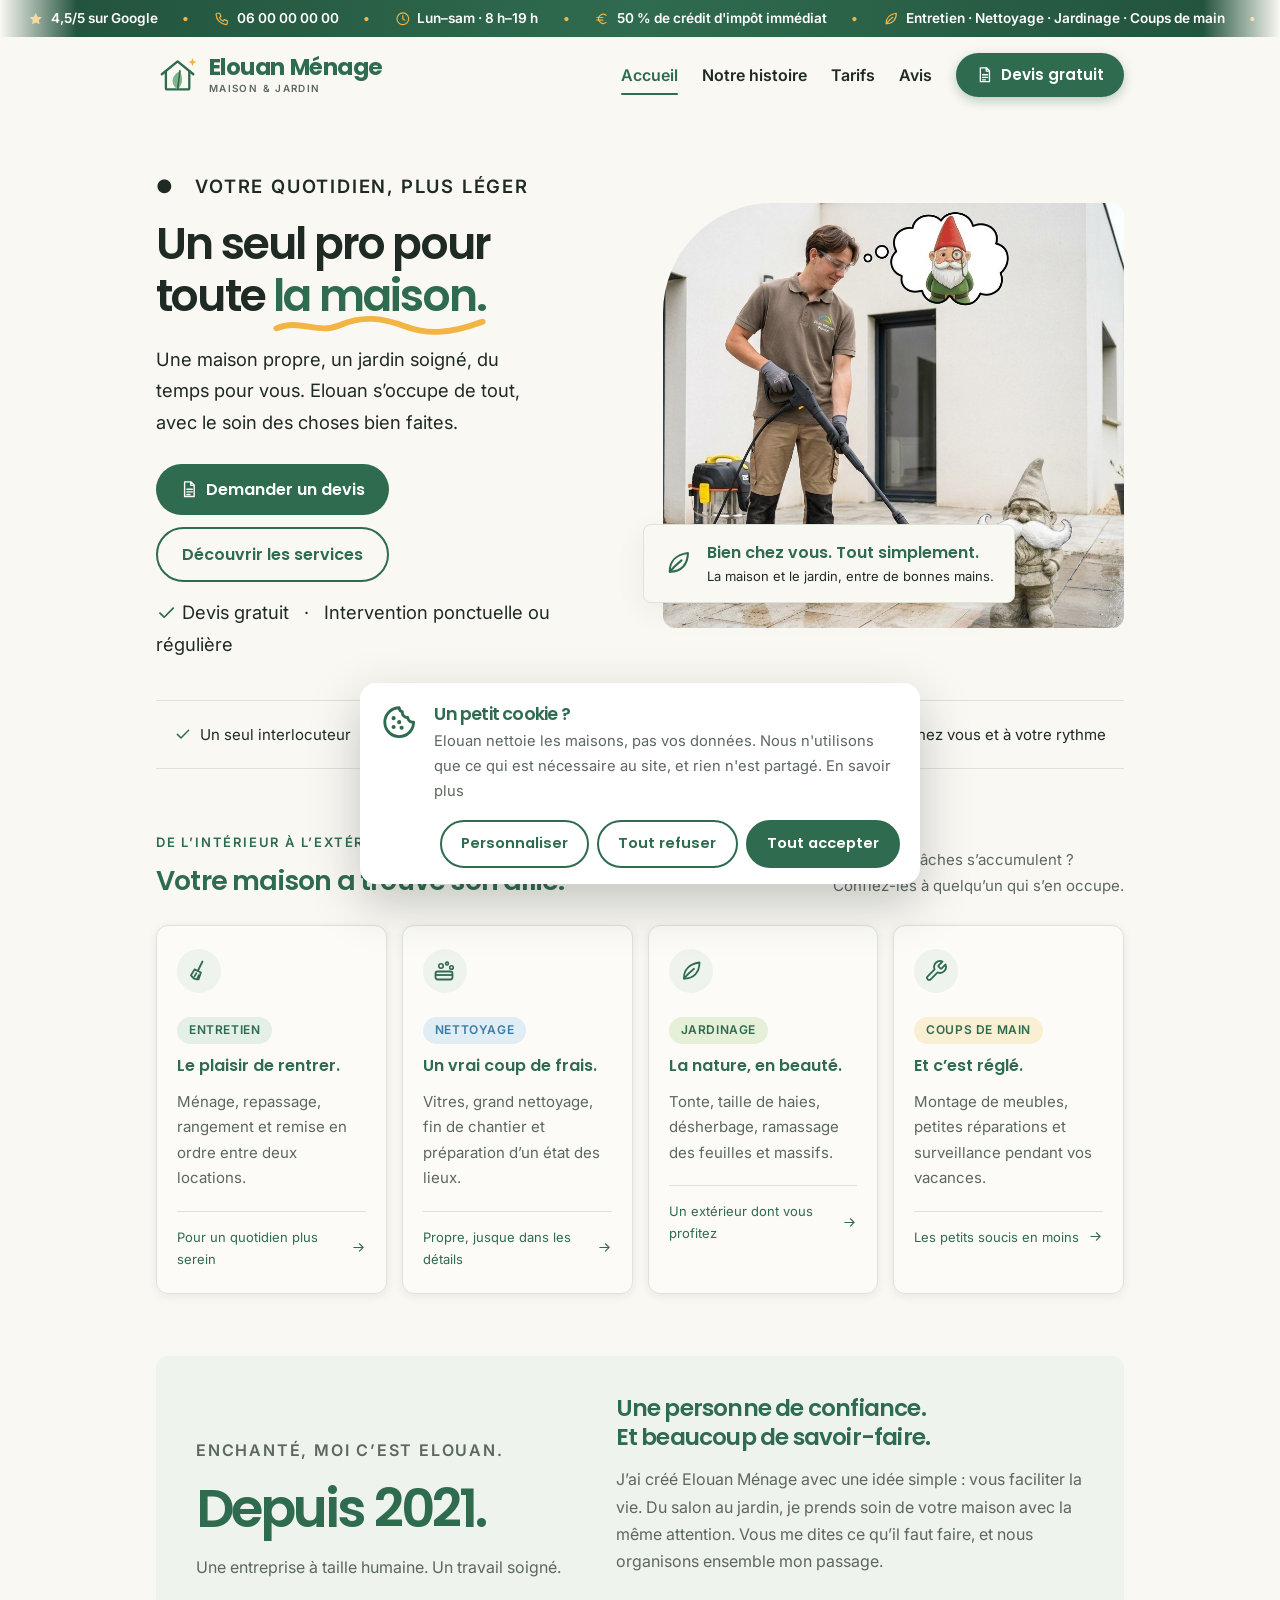
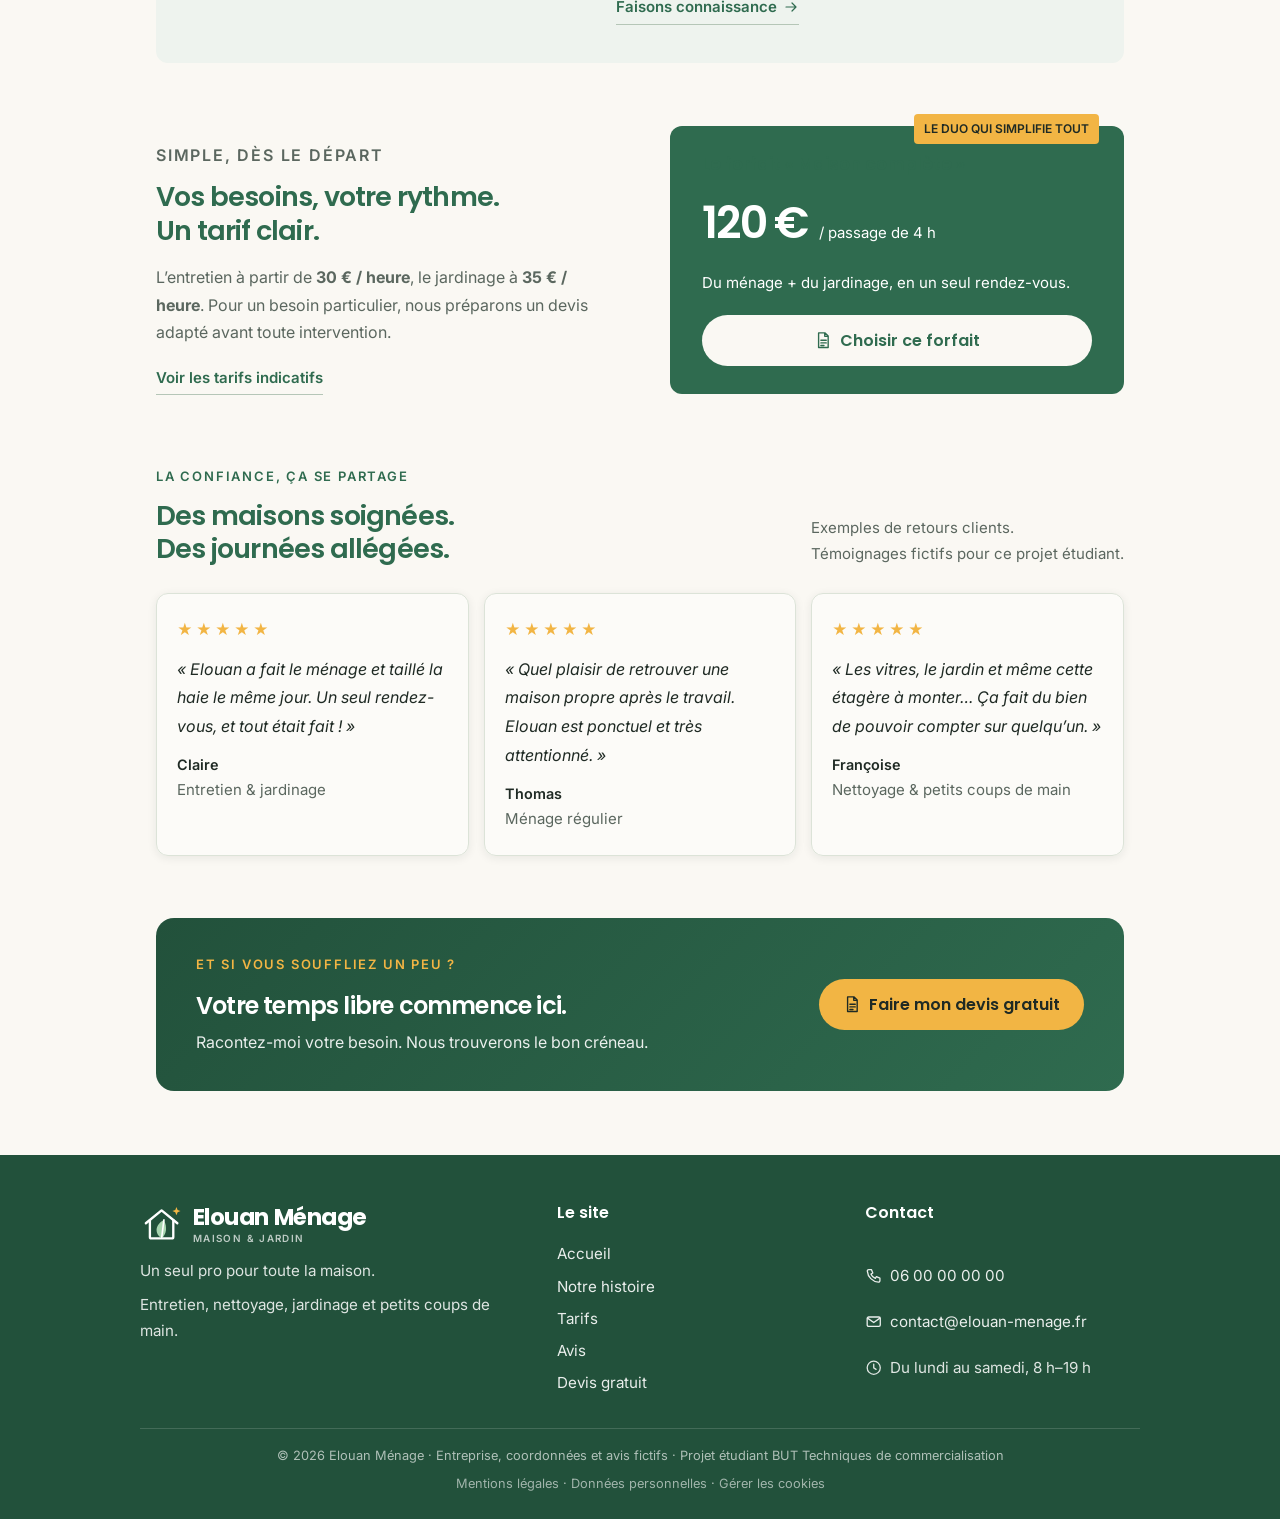
<file: index.html>
<!doctype html><html lang="fr"><head><meta charset="utf-8"><meta name="viewport" content="width=device-width,initial-scale=1"><meta name="description" content="Entretien, nettoyage, jardinage : Elouan prend soin de votre maison. Découvrez les services et demandez votre devis."><title>Elouan Ménage — Un seul pro pour toute la maison</title><link href="https://fonts.googleapis.com/css2?family=Inter:wght@400;500;600&family=Poppins:wght@500;600;700&display=swap" rel="stylesheet"><link rel="icon" href="images/favicon.svg" type="image/svg+xml"><link rel="stylesheet" href="style.css"><style>:root{--vert:#2F6B4F;--vert-fonce:#22513B;--bleu:#3A7CA5;--soleil:#F2B544;--fond:#FAF8F3;--surface:#EEF3EE;--texte:#1F2A24;--texte-doux:#5B675F;--rayon:12px}*{box-sizing:border-box}html{scroll-behavior:smooth;scroll-padding-top:25px}body{margin:0;background:var(--fond);color:var(--texte);font:16px/1.7 Inter,sans-serif}h1,h2,h3{font-family:Poppins,sans-serif}h1,h2,h3,p{margin:0}h1,h2,h3{line-height:1.25}a{color:inherit;text-decoration:none}button,input,select,textarea{font:inherit}a:focus-visible,button:focus-visible,input:focus-visible,textarea:focus-visible,select:focus-visible{outline:3px solid var(--bleu);outline-offset:4px}.wrap,main{width:min(1000px,calc(100% - 48px));margin:auto}.hero{display:grid;grid-template-columns:1fr 1fr;gap:45px;align-items:center;padding:57px 0 40px}.eyebrow{font-size:13px;letter-spacing:1.8px;font-weight:600;color:var(--vert);text-transform:uppercase;margin-bottom:16px}h1{font-size:44px;font-weight:600;letter-spacing:-1.8px;line-height:1.18;margin-bottom:22px}h1 em{font-style:normal;color:var(--vert)}.lead{font-size:16px;color:var(--texte-doux);max-width:390px}.actions{display:flex;gap:12px;flex-wrap:wrap;margin-top:26px}.note{font-size:13px;color:var(--texte-doux);margin-top:15px}.photo{height:425px;position:relative}.photo img{width:100%;height:100%;object-fit:cover;border-radius:110px 12px 12px 12px}.photo-label{position:absolute;bottom:25px;left:-20px;background:var(--fond);border:1px solid #dce3d8;box-shadow:0 8px 30px #1f2a2410;border-radius:8px;padding:15px 20px;font-size:13px;display:flex;gap:15px;align-items:center}.photo-label b{display:block;font:600 16px Poppins;color:var(--vert)}.photo-label>span{font-size:26px}.benefits{display:flex;justify-content:space-around;gap:15px;padding:21px 0;border-block:1px solid #dce3d8;font-size:15px}.benefits span{color:var(--vert);margin-right:8px}.section{padding:62px 0}h2{font-size:27px;letter-spacing:-.8px;font-weight:600}.section-head{display:flex;align-items:end;justify-content:space-between;gap:30px;margin-bottom:27px}.section-head p:last-child{color:var(--texte-doux);font-size:15px}.section .eyebrow{margin-bottom:11px}.grille{display:grid;grid-template-columns:repeat(4,1fr);gap:15px}.carte{border:1px solid #dce3d8;border-radius:var(--rayon);padding:23px 20px;background:#ffffff60}.icon{display:flex;align-items:center;justify-content:center;background:var(--surface);border-radius:50%;width:44px;height:44px;font-size:22px;margin-bottom:22px}.badge{font-size:12px;font-weight:600;letter-spacing:.6px;color:var(--vert)}.badge-nettoyage{color:var(--bleu)}h3{font-size:16px;font-weight:600;margin:10px 0 13px}.carte p{font-size:15px;color:var(--texte-doux)}.card-bottom{border-top:1px solid #dce3d8;padding-top:14px;margin-top:20px;color:var(--vert);font-size:13px}.story{background:var(--surface);border-radius:12px;padding:38px 40px;display:grid;grid-template-columns:1fr 1.25fr;gap:45px;align-items:center}.since{font:600 53px/1.1 Poppins;letter-spacing:-3px;color:var(--vert)}.since small{display:block;font:16px/1.7 Inter;letter-spacing:0;color:var(--texte-doux);margin-top:16px}.story h2{font-size:23px;margin-bottom:15px}.story p{font-size:16px;color:var(--texte-doux)}.text-link{display:inline-block;color:var(--vert);font-weight:600;font-size:15px;border-bottom:1px solid #b5c6b7;padding-bottom:4px;margin-top:19px}.pricing{display:grid;grid-template-columns:1fr 1fr;gap:60px;align-items:center}.pricing p{color:var(--texte-doux);font-size:16px;margin-top:17px}.price-card{position:relative;background:var(--vert);color:white;border-radius:12px;padding:28px 32px}.tag{position:absolute;right:25px;top:-12px;background:var(--soleil);color:var(--texte);padding:5px 10px;border-radius:4px;font-size:12px;font-weight:600}.price-card h3{font-size:17px;margin:0}.price{font:600 44px Poppins;letter-spacing:-2px;margin:15px 0}.price small{font:15px Inter;letter-spacing:0;margin-left:12px}.price-card p{color:white;font-size:15px;margin:0 0 19px}.price-card .btn{width:100%;background:var(--fond);color:var(--vert)}.reviews{padding-top:8px}.reviews .grille{grid-template-columns:repeat(3,1fr)}.etoiles{color:var(--soleil)!important;letter-spacing:3px;font-size:15px!important}blockquote{margin:15px 0 22px;font-size:16px;line-height:1.8}.auteur{color:var(--texte)!important;font-weight:600}.cta{background:var(--surface);padding:35px 40px;border-radius:12px;display:flex;justify-content:space-between;align-items:center;gap:25px;margin-bottom:55px}.cta h2{font-size:24px}.cta p:last-child{font-size:16px;color:var(--texte-doux);margin-top:8px}dialog{max-width:500px;width:calc(100% - 32px);border:1px solid #c5d0c3;border-radius:16px;padding:30px;background:var(--fond);color:var(--texte)}dialog::backdrop{background:#1f2a2477;backdrop-filter:blur(4px)}dialog h2{font-size:24px}.close{float:right;background:none;border:0;font-size:25px;cursor:pointer}form{display:grid;gap:12px;margin-top:20px}label{font-size:16px;font-weight:600}input,select,textarea{display:block;width:100%;padding:10px;border:1px solid #b5c6b7;background:white;border-radius:6px;margin-top:5px;color:var(--texte)}textarea{resize:vertical}.fine{font-size:13px;color:var(--texte-doux)}.skip{position:absolute;left:-1000px}.skip:focus{left:10px;top:10px;z-index:10;background:var(--fond);padding:10px}@media(max-width:800px){.hero{gap:25px}h1{font-size:36px}.grille{grid-template-columns:repeat(2,1fr)}.photo{height:400px}.benefits{flex-wrap:wrap}.story{gap:25px}.pricing{gap:30px}}@media(max-width:580px){main,.wrap{width:calc(100% - 36px)}.hero{grid-template-columns:1fr;padding-top:35px;gap:30px}h1{font-size:39px}.photo{height:320px}.photo-label{left:10px;bottom:15px}.benefits{justify-content:start;gap:13px;font-size:13px}.benefits div{width:46%}.section{padding:42px 0}.section-head{display:block}.section-head>p{margin-top:14px}.carte{padding:19px 15px}.grille{gap:11px}.story{grid-template-columns:1fr;padding:28px}.since{font-size:45px}.pricing{grid-template-columns:1fr;gap:30px}.reviews .grille{grid-template-columns:1fr}.cta{display:block;padding:28px;margin-bottom:35px}.cta .btn{margin-top:20px}h2{font-size:26px}}@media(prefers-reduced-motion:reduce){html{scroll-behavior:auto}}/* Harmonisation avec la DA commune (style.css) */.hero{background:none;border-radius:0;text-align:left}.hero p{color:inherit}h1{color:var(--texte)}.section{margin:0}main{padding-top:0;padding-bottom:0}.actions .btn{margin:0}.price-card .btn{width:100%;background:var(--fond);color:var(--vert);margin:0}.cta .btn{margin:0}.badge{margin-bottom:.25rem}.cta{background:linear-gradient(135deg,var(--vert-fonce),var(--vert));color:#fff;border-radius:18px}.cta h2{color:#fff}.cta .eyebrow{color:var(--soleil)}.cta p:last-child{color:#fff;opacity:.9}.cta .btn{background:var(--soleil);color:var(--texte);animation:pulse 2.4s ease-in-out infinite}.cta .btn:hover{background:#ffc85e}.icon .ico{width:24px;height:24px;color:var(--vert)}.photo-label>span .ico{width:28px;height:28px;color:var(--vert)}.benefits span .ico{width:18px;height:18px}.benefits div{display:flex;align-items:center}.note .ico{color:var(--vert)}.card-bottom{display:flex;align-items:center;justify-content:space-between;gap:.5rem;text-decoration:none}.card-bottom:hover{text-decoration:underline}.text-link{display:inline-flex;align-items:center;gap:.4rem}.text-link .ico{width:16px;height:16px}h1 em{white-space:nowrap}</style></head><body><a class="skip" href="#contenu">Aller au contenu</a>
  <header class="entete">
    <div class="banderole" aria-label="Informations pratiques">
      <div class="banderole-defile">
        <ul class="banderole-liste">
          <li><svg class="ico" aria-hidden="true"><use href="images/icones.svg#etoile"/></svg><span><span class="note-banderole">4,5</span>/5 sur Google</span></li>
          <li><svg class="ico" aria-hidden="true"><use href="images/icones.svg#tel"/></svg><span>06 00 00 00 00</span></li>
          <li><svg class="ico" aria-hidden="true"><use href="images/icones.svg#horloge"/></svg><span>Lun–sam · 8 h–19 h</span></li>
          <li><svg class="ico" aria-hidden="true"><use href="images/icones.svg#euro"/></svg><span>50 % de crédit d'impôt immédiat</span></li>
          <li><svg class="ico" aria-hidden="true"><use href="images/icones.svg#feuille"/></svg><span>Entretien · Nettoyage · Jardinage · Coups de main</span></li>
          <li><svg class="ico" aria-hidden="true"><use href="images/icones.svg#pin"/></svg><span>Nantes et 20 km autour</span></li>
          <li><svg class="ico" aria-hidden="true"><use href="images/icones.svg#eclair"/></svg><span>Devis gratuit en 2 minutes</span></li>
        </ul>
        <ul class="banderole-liste" aria-hidden="true">
          <li><svg class="ico" aria-hidden="true"><use href="images/icones.svg#etoile"/></svg><span><span class="note-banderole">4,5</span>/5 sur Google</span></li>
          <li><svg class="ico" aria-hidden="true"><use href="images/icones.svg#tel"/></svg><span>06 00 00 00 00</span></li>
          <li><svg class="ico" aria-hidden="true"><use href="images/icones.svg#horloge"/></svg><span>Lun–sam · 8 h–19 h</span></li>
          <li><svg class="ico" aria-hidden="true"><use href="images/icones.svg#euro"/></svg><span>50 % de crédit d'impôt immédiat</span></li>
          <li><svg class="ico" aria-hidden="true"><use href="images/icones.svg#feuille"/></svg><span>Entretien · Nettoyage · Jardinage · Coups de main</span></li>
          <li><svg class="ico" aria-hidden="true"><use href="images/icones.svg#pin"/></svg><span>Nantes et 20 km autour</span></li>
          <li><svg class="ico" aria-hidden="true"><use href="images/icones.svg#eclair"/></svg><span>Devis gratuit en 2 minutes</span></li>
        </ul>
      </div>
    </div>
    <nav aria-label="Navigation principale">
      <a class="logo" href="index.html" aria-label="Elouan Ménage, accueil"><svg class="logo-marque" aria-hidden="true"><use href="images/icones.svg#logo"/></svg><span class="logo-texte">Elouan Ménage<small>Maison &amp; jardin</small></span></a>
      <div class="liens-nav">
        <a href="index.html" aria-current="page">Accueil</a>
        <a href="notre-histoire.html">Notre histoire</a>
        <a href="tarifs.html">Tarifs</a>
        <a href="avis.html">Avis</a>
      </div>
      <a class="btn btn-nav" href="devis.html"><svg class="ico" aria-hidden="true"><use href="images/icones.svg#document"/></svg><span>Devis<span class="masque-etroit"> gratuit</span></span></a>
    </nav>
  </header>
<main id="contenu"><section class="hero"><div><p class="eyebrow">● &nbsp; Votre quotidien, plus léger</p><h1>Un seul pro pour<br>toute <em class="souligne">la maison.</em></h1><p class="lead">Une maison propre, un jardin soigné, du temps pour vous. Elouan s’occupe de tout, avec le soin des choses bien faites.</p><div class="actions"><a class="btn" href="devis.html"><svg class="ico" aria-hidden="true"><use href="images/icones.svg#document"/></svg>Demander un devis</a><a class="btn btn-secondaire" href="#services">Découvrir les services</a></div><p class="note"><svg class="ico" aria-hidden="true"><use href="images/icones.svg#check"/></svg> Devis gratuit &nbsp; · &nbsp; Intervention ponctuelle ou régulière</p></div><div class="photo"><img style="object-position:72% center" src="images/accueil-terrasse-nain.jpg" alt="Elouan nettoie une terrasse au nettoyeur haute pression, sous l'œil d'un nain de jardin à moustache" width="1280" height="832" fetchpriority="high"><div class="photo-label"><span><svg class="ico" aria-hidden="true"><use href="images/icones.svg#feuille"/></svg></span><div><b>Bien chez vous. Tout simplement.</b>La maison et le jardin, entre de bonnes mains.</div></div></div></section><div class="benefits"><div><span><svg class="ico" aria-hidden="true"><use href="images/icones.svg#check"/></svg></span>Un seul interlocuteur</div><div><span><svg class="ico" aria-hidden="true"><use href="images/icones.svg#horloge"/></svg></span>Un créneau, plusieurs tâches</div><div><span><svg class="ico" aria-hidden="true"><use href="images/icones.svg#coeur"/></svg></span>Le soin du détail</div><div><span><svg class="ico" aria-hidden="true"><use href="images/icones.svg#maison"/></svg></span>Chez vous et à votre rythme</div></div><section class="section" id="services"><div class="section-head"><div><p class="eyebrow">De l’intérieur à l’extérieur</p><h2>Votre maison a trouvé son allié.</h2></div><p>Les petites tâches s’accumulent ?<br>Confiez-les à quelqu’un qui s’en occupe.</p></div><div class="grille"><article class="carte"><span class="icon" aria-hidden="true"><svg class="ico" aria-hidden="true"><use href="images/icones.svg#balai"/></svg></span><span class="badge badge-entretien">ENTRETIEN</span><h3>Le plaisir de rentrer.</h3><p>Ménage, repassage, rangement et remise en ordre entre deux locations.</p><a class="card-bottom" href="devis.html?service=entretien">Pour un quotidien plus serein <svg class="ico" aria-hidden="true"><use href="images/icones.svg#fleche"/></svg></a></article><article class="carte"><span class="icon" aria-hidden="true"><svg class="ico" aria-hidden="true"><use href="images/icones.svg#eponge"/></svg></span><span class="badge badge-nettoyage">NETTOYAGE</span><h3>Un vrai coup de frais.</h3><p>Vitres, grand nettoyage, fin de chantier et préparation d’un état des lieux.</p><a class="card-bottom" href="devis.html?service=nettoyage">Propre, jusque dans les détails <svg class="ico" aria-hidden="true"><use href="images/icones.svg#fleche"/></svg></a></article><article class="carte"><span class="icon" aria-hidden="true"><svg class="ico" aria-hidden="true"><use href="images/icones.svg#feuille"/></svg></span><span class="badge badge-jardinage">JARDINAGE</span><h3>La nature, en beauté.</h3><p>Tonte, taille de haies, désherbage, ramassage des feuilles et massifs.</p><a class="card-bottom" href="devis.html?service=jardinage">Un extérieur dont vous profitez <svg class="ico" aria-hidden="true"><use href="images/icones.svg#fleche"/></svg></a></article><article class="carte"><span class="icon" aria-hidden="true"><svg class="ico" aria-hidden="true"><use href="images/icones.svg#cle"/></svg></span><span class="badge badge-coup-de-main">COUPS DE MAIN</span><h3>Et c’est réglé.</h3><p>Montage de meubles, petites réparations et surveillance pendant vos vacances.</p><a class="card-bottom" href="devis.html?service=coup-de-main">Les petits soucis en moins <svg class="ico" aria-hidden="true"><use href="images/icones.svg#fleche"/></svg></a></article></div></section><section class="story" id="histoire"><div><p class="eyebrow">Enchanté, moi c’est Elouan.</p><div class="since">Depuis 2021.<small>Une entreprise à taille humaine. Un travail soigné.</small></div></div><div><h2>Une personne de confiance.<br>Et beaucoup de savoir-faire.</h2><p>J’ai créé Elouan Ménage avec une idée simple : vous faciliter la vie. Du salon au jardin, je prends soin de votre maison avec la même attention. Vous me dites ce qu’il faut faire, et nous organisons ensemble mon passage.</p><a class="text-link" href="notre-histoire.html">Faisons connaissance <svg class="ico" aria-hidden="true"><use href="images/icones.svg#fleche"/></svg></a></div></section><section class="section pricing" id="tarifs"><div><p class="eyebrow">Simple, dès le départ</p><h2>Vos besoins, votre rythme.<br>Un tarif clair.</h2><p>L’entretien à partir de <strong>30 € / heure</strong>, le jardinage à <strong>35 € / heure</strong>. Pour un besoin particulier, nous préparons un devis adapté avant toute intervention.</p><details><summary class="text-link">Voir les tarifs indicatifs</summary><p>Grand nettoyage : à partir de 150 €.<br>Les prix seront précisés dans votre devis.</p></details></div><article class="price-card"><span class="tag">LE DUO QUI SIMPLIFIE TOUT</span><h3>Le forfait « Maison complète »</h3><div class="price">120 €<small>/ passage de 4 h</small></div><p>Du ménage + du jardinage, en un seul rendez-vous.</p><a class="btn" href="devis.html?formule=maison-complete"><svg class="ico" aria-hidden="true"><use href="images/icones.svg#document"/></svg>Choisir ce forfait</a></article></section><section class="section reviews" id="avis"><div class="section-head"><div><p class="eyebrow">La confiance, ça se partage</p><h2>Des maisons soignées.<br>Des journées allégées.</h2></div><p>Exemples de retours clients.<br>Témoignages fictifs pour ce projet étudiant.</p></div><div class="grille"><article class="carte avis"><p class="etoiles" aria-label="5 sur 5">★★★★★</p><blockquote>« Elouan a fait le ménage et taillé la haie le même jour. Un seul rendez-vous, et tout était fait ! »</blockquote><p class="auteur">Claire</p><p>Entretien & jardinage</p></article><article class="carte avis"><p class="etoiles" aria-label="5 sur 5">★★★★★</p><blockquote>« Quel plaisir de retrouver une maison propre après le travail. Elouan est ponctuel et très attentionné. »</blockquote><p class="auteur">Thomas</p><p>Ménage régulier</p></article><article class="carte avis"><p class="etoiles" aria-label="5 sur 5">★★★★★</p><blockquote>« Les vitres, le jardin et même cette étagère à monter… Ça fait du bien de pouvoir compter sur quelqu’un. »</blockquote><p class="auteur">Françoise</p><p>Nettoyage & petits coups de main</p></article></div></section><section class="cta" id="contact"><div><p class="eyebrow">Et si vous souffliez un peu ?</p><h2>Votre temps libre commence ici.</h2><p>Racontez-moi votre besoin. Nous trouverons le bon créneau.</p></div><a class="btn" href="devis.html"><svg class="ico" aria-hidden="true"><use href="images/icones.svg#document"/></svg>Faire mon devis gratuit</a></section></main>
  <footer class="pied">
    <div class="pied-grille">
      <div class="pied-marque">
        <a class="logo logo-pied" href="index.html" aria-label="Elouan Ménage, accueil"><svg class="logo-marque" aria-hidden="true"><use href="images/icones.svg#logo"/></svg><span class="logo-texte">Elouan Ménage<small>Maison &amp; jardin</small></span></a>
        <p>Un seul pro pour toute la maison.</p>
        <p>Entretien, nettoyage, jardinage et petits coups de main.</p>
      </div>
      <div class="pied-liens">
        <h3>Le site</h3>
        <a href="index.html">Accueil</a>
        <a href="notre-histoire.html">Notre histoire</a>
        <a href="tarifs.html">Tarifs</a>
        <a href="avis.html">Avis</a>
        <a href="devis.html">Devis gratuit</a>
      </div>
      <div class="pied-liens">
        <h3>Contact</h3>
        <a href="tel:+33600000000"><svg class="ico" aria-hidden="true"><use href="images/icones.svg#tel"/></svg>06 00 00 00 00</a>
        <a href="mailto:contact@elouan-menage.fr"><svg class="ico" aria-hidden="true"><use href="images/icones.svg#mail"/></svg>contact@elouan-menage.fr</a>
        <p><svg class="ico" aria-hidden="true"><use href="images/icones.svg#horloge"/></svg>Du lundi au samedi, 8 h–19 h</p>
      </div>
    </div>
    <div class="pied-bas">
      <p>&copy; 2026 Elouan Ménage · Entreprise, coordonnées et avis fictifs · Projet étudiant BUT Techniques de commercialisation</p>
      <p class="pied-legal"><a href="mentions-legales.html">Mentions légales</a> · <a href="mentions-legales.html#donnees">Données personnelles</a> · <button type="button" class="lien-cookies" data-cookies>Gérer les cookies</button></p>
    </div>
  </footer>
  <script src="site.js" defer></script>
</body></html>
</file>
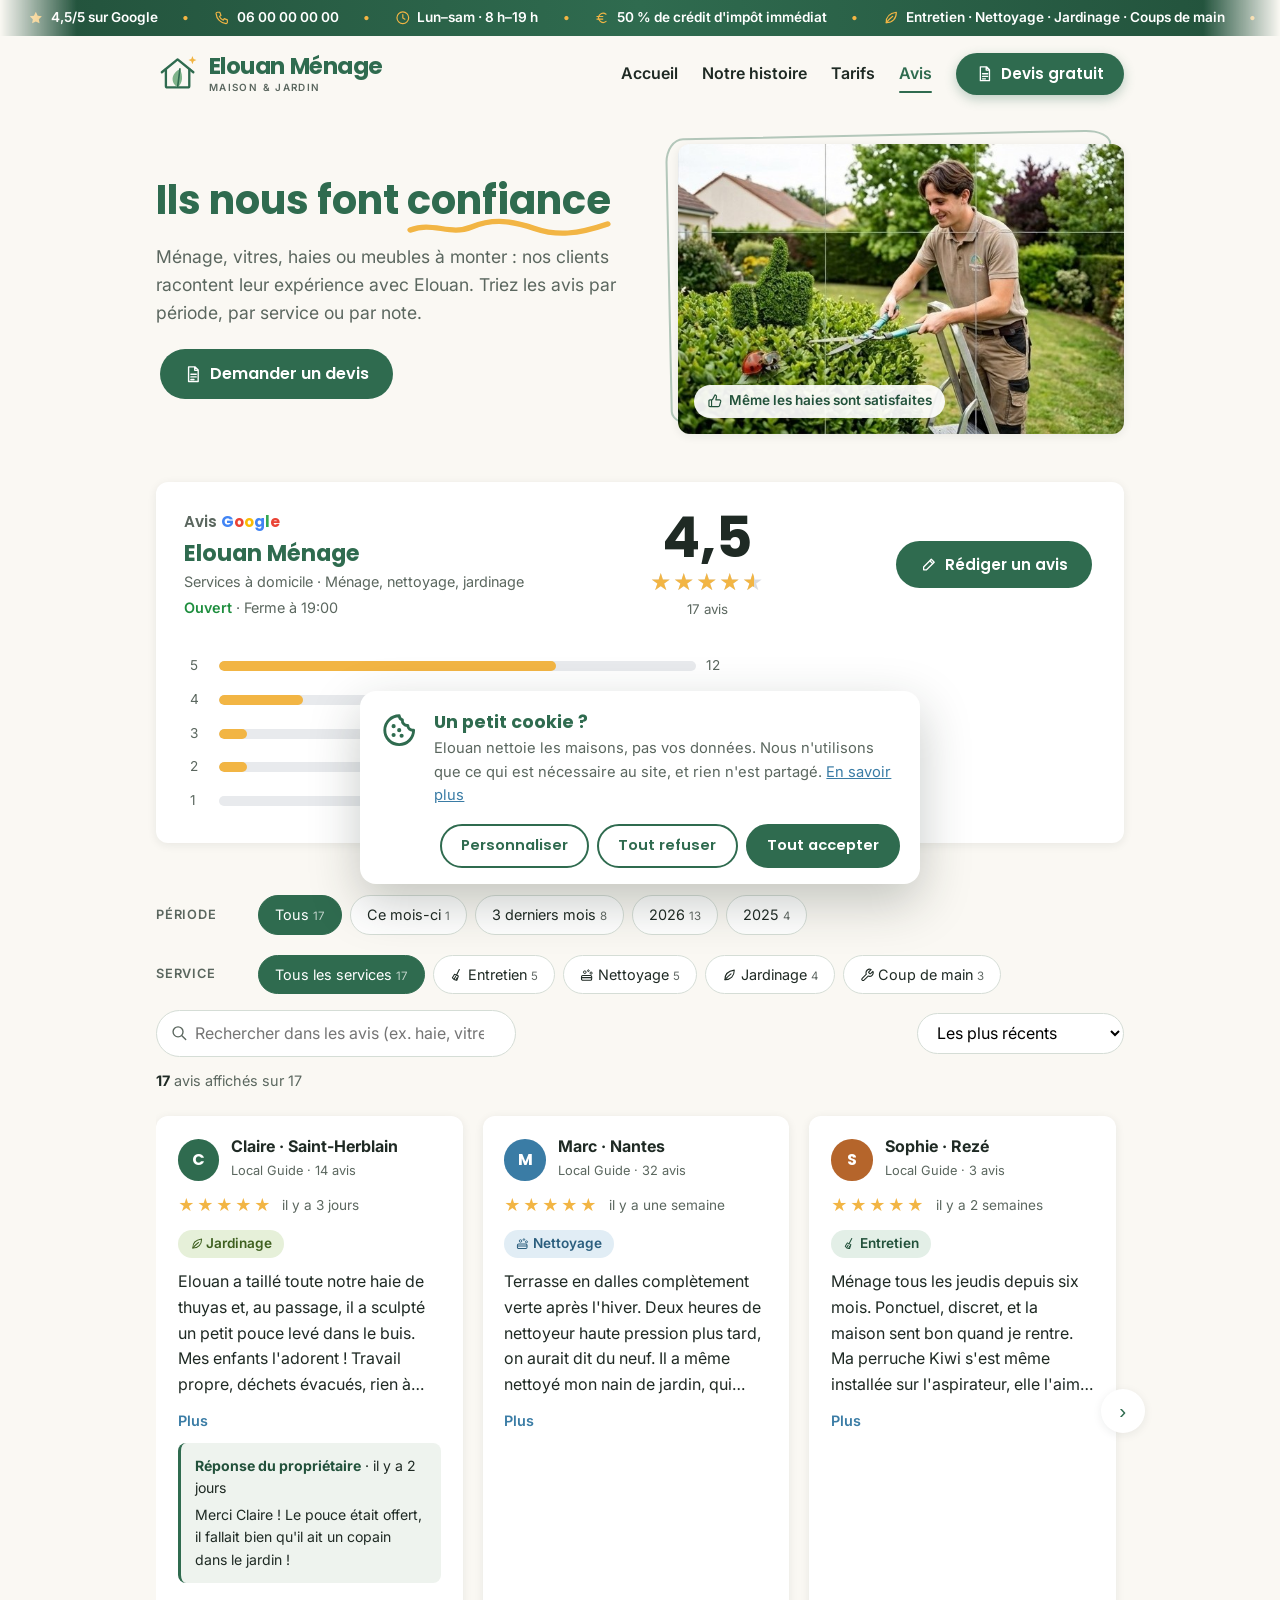
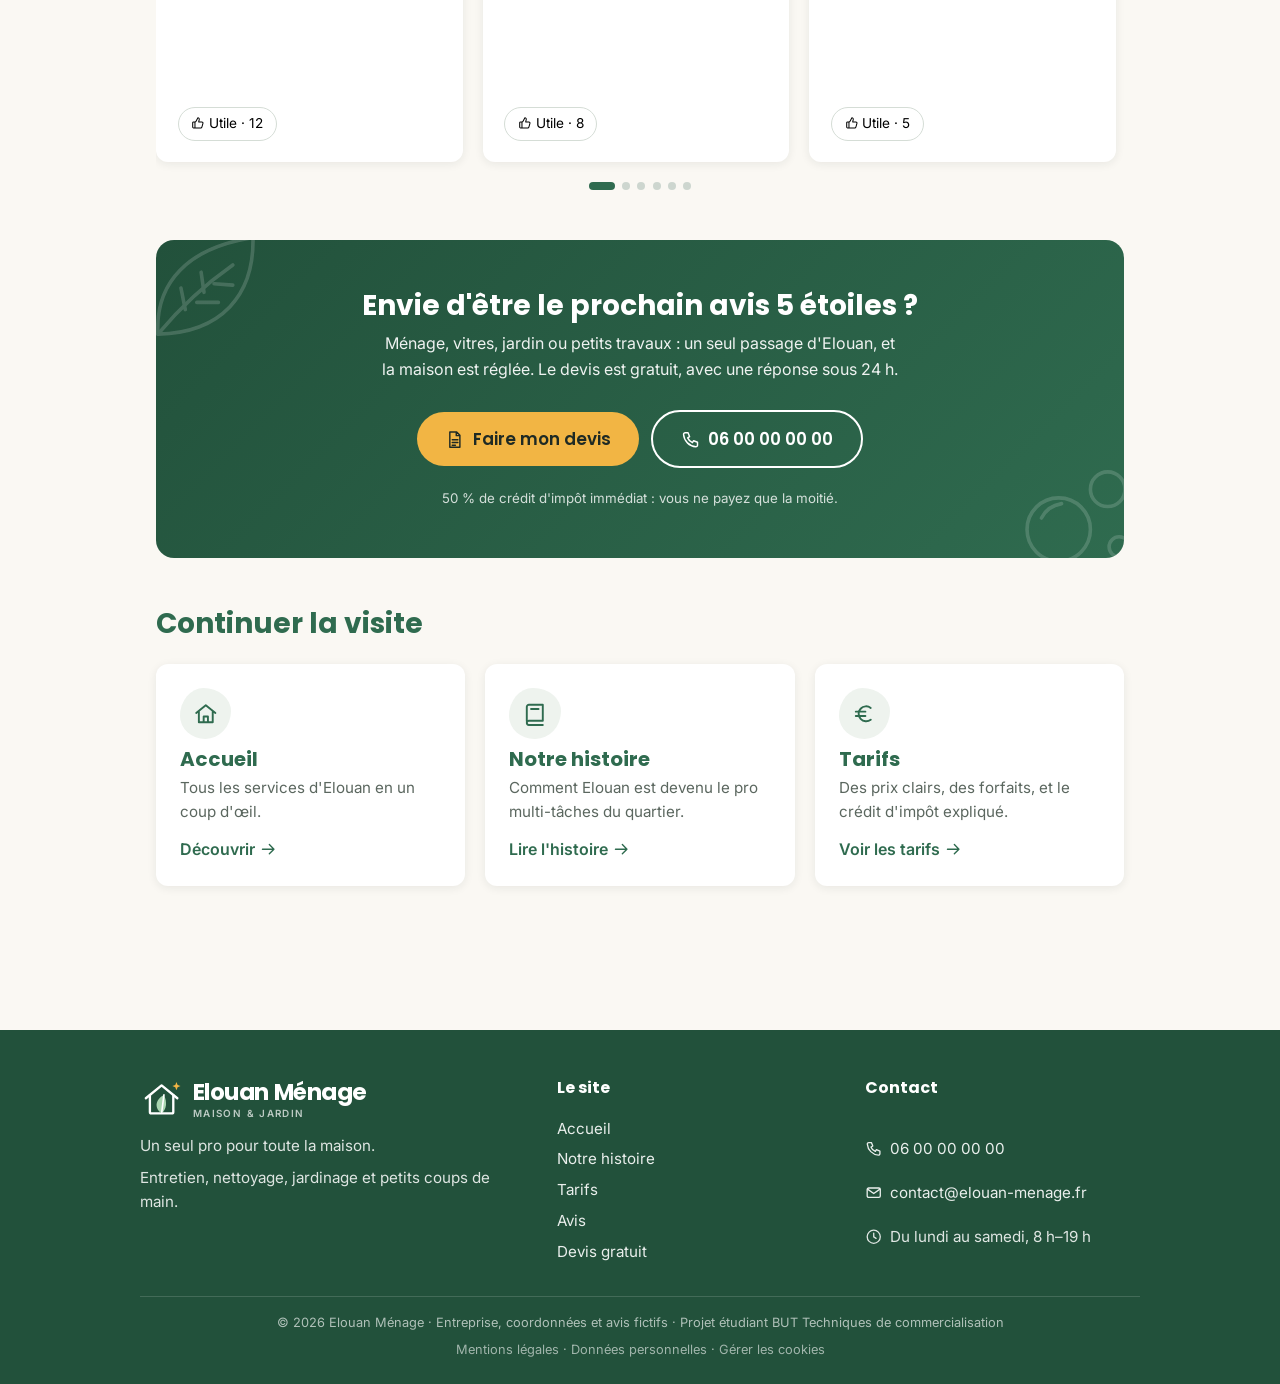
<file: avis.html>
<!doctype html>
<html lang="fr">
<head>
  <meta charset="utf-8">
  <meta name="viewport" content="width=device-width, initial-scale=1">
  <title>Avis — Elouan Ménage</title>
  <link rel="icon" href="images/favicon.svg" type="image/svg+xml">
  <link rel="stylesheet" href="style.css">
  <style>
    /* Styles propres à la page Avis (Jules) */

    /* Fiche « Google » fictive */
    .fiche {
      background: #fff;
      border-radius: var(--rayon);
      box-shadow: var(--ombre);
      padding: 1.75rem;
      display: grid;
      grid-template-columns: auto 1fr auto;
      gap: 2rem;
      align-items: center;
    }
    .marque-google { font-family: "Poppins", system-ui, sans-serif; font-weight: 600; font-size: 0.95rem; color: var(--texte-doux); margin: 0 0 0.25rem; }
    .marque-google b { font-weight: 700; }
    .g1 { color: #4285F4; } .g2 { color: #EA4335; } .g3 { color: #FBBC05; } .g4 { color: #34A853; }
    .fiche h2 { margin: 0; font-size: 1.4rem; }
    .fiche .meta { color: var(--texte-doux); font-size: 0.9rem; margin: 0.2rem 0 0; }
    .fiche .ouvert { color: #1e8e3e; font-weight: 600; }

    .note-globale { text-align: center; min-width: 9rem; }
    .note-globale .chiffre { font-family: "Poppins", system-ui, sans-serif; font-size: 3.5rem; font-weight: 700; line-height: 1; color: var(--texte); }
    .note-globale .etoiles-fond { position: relative; display: inline-block; font-size: 1.3rem; letter-spacing: 2px; color: #dadce0; }
    .note-globale .etoiles-plein { position: absolute; inset: 0; overflow: hidden; white-space: nowrap; color: var(--soleil); width: 0; transition: width 1.2s cubic-bezier(.2,.8,.2,1); }
    .note-globale small { display: block; color: var(--texte-doux); }

    .repartition { display: grid; gap: 0.35rem; min-width: 0; grid-column: 1 / -1; max-width: 560px; }
    .barre {
      display: grid; grid-template-columns: 1.2rem 1fr 2rem; gap: 0.6rem; align-items: center;
      background: none; border: 0; padding: 0.2rem 0.4rem; border-radius: 6px;
      font: inherit; font-size: 0.85rem; color: var(--texte-doux); cursor: pointer; text-align: left;
      transition: background .2s;
    }
    .barre:hover { background: var(--surface); }
    .barre.actif { background: #FBEFD3; color: var(--texte); font-weight: 600; }
    .barre .piste { height: 10px; background: #e8eaed; border-radius: 99px; overflow: hidden; }
    .barre .rempli { display: block; height: 100%; width: 0; background: var(--soleil); border-radius: 99px; transition: width 1s cubic-bezier(.2,.8,.2,1); }

    .btn-avis { white-space: nowrap; border: 0; cursor: pointer; font-size: 0.95rem; }

    /* Filtres */
    .filtres { margin: 2rem 0 1rem; display: grid; grid-template-columns: minmax(0, 1fr); gap: 0.75rem; }
    .filtres > *, .puces { min-width: 0; }
    .rangee { display: flex; align-items: center; gap: 0.75rem; }
    .rangee > .libelle { font-size: 0.8rem; font-weight: 600; text-transform: uppercase; letter-spacing: .06em; color: var(--texte-doux); min-width: 5.5rem; }
    .puces {
      display: flex; gap: 0.5rem; overflow-x: auto; scroll-snap-type: x proximity;
      padding: 0.25rem 0.1rem; scrollbar-width: none; flex: 1;
      mask-image: linear-gradient(90deg, #000 92%, transparent);
    }
    .puces::-webkit-scrollbar { display: none; }
    .puce {
      flex: 0 0 auto; scroll-snap-align: start;
      border: 1px solid #d5ddd6; background: #fff; color: var(--texte);
      padding: 0.45rem 1rem; border-radius: 999px; font: inherit; font-size: 0.9rem; cursor: pointer;
      transition: background .25s, color .25s, border-color .25s, transform .15s;
    }
    .puce:hover { border-color: var(--vert); }
    .puce:active { transform: scale(.95); }
    .puce[aria-pressed="true"] { background: var(--vert); border-color: var(--vert); color: #fff; }
    .puce .nb { opacity: .7; font-size: 0.8em; margin-left: .25rem; }

    .outils { display: flex; flex-wrap: wrap; gap: 0.75rem; align-items: center; justify-content: space-between; }
    .recherche { position: relative; flex: 1 1 240px; max-width: 360px; }
    .recherche input {
      width: 100%; padding: 0.6rem 1rem 0.6rem 2.4rem; border-radius: 999px;
      border: 1px solid #d5ddd6; font: inherit; background: #fff;
    }
    .recherche > .ico { position: absolute; left: .85rem; top: 50%; transform: translateY(-50%); color: var(--texte-doux); }
    .outils select { padding: 0.55rem 0.9rem; border-radius: 999px; border: 1px solid #d5ddd6; font: inherit; background: #fff; }
    .compteur { color: var(--texte-doux); font-size: 0.9rem; margin: 0; }
    .compteur b { color: var(--texte); }
    input:focus-visible, select:focus-visible, button:focus-visible, .puce:focus-visible { outline: 3px solid var(--bleu); outline-offset: 2px; }

    /* Carrousel */
    .carrousel { position: relative; }
    .piste-avis {
      display: flex; gap: 1.25rem; overflow-x: auto; scroll-snap-type: x mandatory; scroll-behavior: smooth;
      padding: 0.5rem 0.25rem 1.25rem; scrollbar-width: none;
    }
    .piste-avis::-webkit-scrollbar { display: none; }
    .piste-avis.sortie .carte-avis { opacity: 0; transform: translateY(12px) scale(.98); }

    .carte-avis {
      flex: 0 0 calc((100% - 2.5rem) / 3);
      scroll-snap-align: start;
      background: #fff; border-radius: var(--rayon); box-shadow: var(--ombre);
      padding: 1.35rem; display: flex; flex-direction: column; gap: 0.7rem;
      transition: opacity .2s, transform .2s, box-shadow .25s;
      animation: apparition .5s cubic-bezier(.2,.8,.2,1) both;
      animation-delay: calc(var(--i, 0) * 70ms);
    }
    .carte-avis:hover { box-shadow: 0 8px 24px rgba(31, 42, 36, 0.14); transform: translateY(-3px); }
    @keyframes apparition { from { opacity: 0; transform: translateY(18px); } to { opacity: 1; transform: none; } }

    .auteur-ligne { display: flex; gap: 0.75rem; align-items: center; }
    .avatar {
      width: 2.6rem; height: 2.6rem; border-radius: 50%; flex: 0 0 auto;
      display: grid; place-items: center; color: #fff; font-weight: 700; font-family: "Poppins", system-ui, sans-serif;
    }
    .auteur-ligne strong { display: block; line-height: 1.2; }
    .auteur-ligne small { color: var(--texte-doux); font-size: 0.8rem; }
    .ligne-note { display: flex; align-items: center; gap: 0.6rem; flex-wrap: wrap; font-size: 0.85rem; color: var(--texte-doux); }
    .ligne-note .etoiles { font-size: 1rem; }
    .etoiles .vide { color: #dadce0; }
    .nouveau { background: var(--soleil); color: var(--texte); font-size: .7rem; font-weight: 700; padding: .1rem .5rem; border-radius: 99px; text-transform: uppercase; letter-spacing: .04em; }

    .texte-avis { margin: 0; display: -webkit-box; -webkit-line-clamp: 5; -webkit-box-orient: vertical; overflow: hidden; }
    .carte-avis.deplie .texte-avis { -webkit-line-clamp: unset; display: block; }
    .lire-plus { align-self: flex-start; background: none; border: 0; padding: 0; font: inherit; font-weight: 600; color: var(--bleu); cursor: pointer; font-size: 0.9rem; }

    .reponse {
      background: var(--surface); border-radius: 8px; padding: 0.75rem 0.9rem; font-size: 0.88rem;
      border-left: 3px solid var(--vert);
    }
    .reponse b { color: var(--vert-fonce); }
    .reponse p { margin: 0.25rem 0 0; }

    .pied-carte { margin-top: auto; display: flex; justify-content: space-between; align-items: center; gap: .5rem; }
    .badge .ico, .puce .ico { width: 1em; height: 1em; }
    .utile .ico { width: 1em; height: 1em; vertical-align: -.15em; }
    .intro-avis figcaption { display: inline-flex; align-items: center; gap: .4rem; }
    .utile {
      border: 1px solid #d5ddd6; background: #fff; border-radius: 999px; padding: .3rem .8rem;
      font: inherit; font-size: .85rem; cursor: pointer; transition: background .2s, color .2s, border-color .2s;
    }
    .utile[aria-pressed="true"] { background: #E3EFE7; border-color: var(--vert); color: var(--vert-fonce); }
    .utile.pop { animation: pop .35s; }
    @keyframes pop { 50% { transform: scale(1.15); } }

    .fleche {
      position: absolute; top: 45%; transform: translateY(-50%);
      width: 2.75rem; height: 2.75rem; border-radius: 50%; border: 0; background: #fff; box-shadow: var(--ombre);
      font-size: 1.3rem; color: var(--vert); cursor: pointer; z-index: 2; transition: opacity .2s, transform .2s;
    }
    .fleche:hover { transform: translateY(-50%) scale(1.08); }
    .fleche:disabled { opacity: 0; pointer-events: none; }
    .fleche.prec { left: -1.3rem; }
    .fleche.suiv { right: -1.3rem; }

    .points { display: flex; justify-content: center; gap: 0.45rem; min-height: 10px; }
    .points button { width: 8px; height: 8px; border-radius: 99px; border: 0; padding: 0; background: #cdd6cf; cursor: pointer; transition: width .3s, background .3s; }
    .points button.actif { width: 26px; background: var(--vert); }

    .vide-etat { text-align: center; padding: 3rem 1rem; color: var(--texte-doux); animation: apparition .4s both; }
    .vide-etat span { display: block; color: var(--vert); }
    .vide-etat span .ico { width: 2.5rem; height: 2.5rem; }

    /* Fenêtre « Rédiger un avis » */
    dialog {
      border: 0; border-radius: var(--rayon); padding: 0; width: min(520px, calc(100% - 2rem));
      box-shadow: 0 20px 60px rgba(0,0,0,.25);
    }
    dialog[open] { animation: apparition .3s both; }
    dialog::backdrop { background: rgba(31, 42, 36, .45); backdrop-filter: blur(3px); }
    dialog form { padding: 1.75rem; display: grid; gap: 1rem; }
    dialog h2 { margin: 0; }
    dialog label { display: grid; gap: .35rem; font-weight: 600; font-size: .9rem; }
    dialog input, dialog select, dialog textarea { font: inherit; font-weight: 400; padding: .6rem .8rem; border: 1px solid #d5ddd6; border-radius: 8px; }
    dialog textarea { min-height: 110px; resize: vertical; }
    .choix-etoiles { display: flex; gap: .25rem; direction: rtl; justify-content: flex-end; }
    .choix-etoiles input { position: absolute; opacity: 0; pointer-events: none; }
    .choix-etoiles label { font-size: 2rem; color: #dadce0; cursor: pointer; transition: color .15s, transform .15s; }
    .choix-etoiles label:hover, .choix-etoiles label:hover ~ label,
    .choix-etoiles input:checked ~ label { color: var(--soleil); }
    .choix-etoiles label:hover { transform: scale(1.15); }
    .choix-etoiles input:focus-visible + label { outline: 3px solid var(--bleu); border-radius: 4px; }
    .note-legale { font-size: .8rem; color: var(--texte-doux); margin: 0; }
    .actions-modale { display: flex; justify-content: flex-end; gap: .5rem; }
    .actions-modale button { border: 0; cursor: pointer; font-size: .95rem; }

    .toast {
      position: fixed; left: 50%; bottom: 1.5rem; transform: translate(-50%, calc(100% + 2rem)); visibility: hidden;
      background: var(--vert-fonce); color: #fff; padding: .75rem 1.25rem; border-radius: 999px;
      box-shadow: var(--ombre); transition: transform .4s cubic-bezier(.2,.8,.2,1), visibility .4s; z-index: 10;
    }
    .toast.visible { transform: translate(-50%, 0); visibility: visible; }

    @media (max-width: 1080px) {
      .fleche.prec { left: .25rem; }
      .fleche.suiv { right: .25rem; }
    }
    @media (max-width: 900px) {
      .carte-avis { flex-basis: calc((100% - 1.25rem) / 2); }
      .fiche { grid-template-columns: 1fr auto; }
      .repartition { grid-column: 1 / -1; grid-row: 3; }
      .fiche .btn-avis { grid-column: 1 / -1; justify-self: start; }
    }
    @media (max-width: 640px) {
      h1 { font-size: 2rem; }
      .intro-avis { grid-template-columns: 1fr; }
      .carte-avis { flex-basis: 86%; }
      .fiche { grid-template-columns: 1fr; text-align: center; gap: 1.25rem; }
      .fiche .btn-avis { justify-self: center; }
      .repartition { grid-row: auto; }
      .rangee { flex-direction: column; align-items: stretch; gap: .35rem; }
      .recherche { max-width: none; }
      .outils select { flex: 1 1 100%; }
      .fleche { display: none; }
    }
    @media (prefers-reduced-motion: reduce) {
      *, *::before, *::after { animation: none !important; transition: none !important; scroll-behavior: auto !important; }
    }
  </style>
</head>
<body>
  <header class="entete">
    <div class="banderole" aria-label="Informations pratiques">
      <div class="banderole-defile">
        <ul class="banderole-liste">
          <li><svg class="ico" aria-hidden="true"><use href="images/icones.svg#etoile"/></svg><span><span class="note-banderole">4,5</span>/5 sur Google</span></li>
          <li><svg class="ico" aria-hidden="true"><use href="images/icones.svg#tel"/></svg><span>06 00 00 00 00</span></li>
          <li><svg class="ico" aria-hidden="true"><use href="images/icones.svg#horloge"/></svg><span>Lun–sam · 8 h–19 h</span></li>
          <li><svg class="ico" aria-hidden="true"><use href="images/icones.svg#euro"/></svg><span>50 % de crédit d'impôt immédiat</span></li>
          <li><svg class="ico" aria-hidden="true"><use href="images/icones.svg#feuille"/></svg><span>Entretien · Nettoyage · Jardinage · Coups de main</span></li>
          <li><svg class="ico" aria-hidden="true"><use href="images/icones.svg#pin"/></svg><span>Nantes et 20 km autour</span></li>
          <li><svg class="ico" aria-hidden="true"><use href="images/icones.svg#eclair"/></svg><span>Devis gratuit en 2 minutes</span></li>
        </ul>
        <ul class="banderole-liste" aria-hidden="true">
          <li><svg class="ico" aria-hidden="true"><use href="images/icones.svg#etoile"/></svg><span><span class="note-banderole">4,5</span>/5 sur Google</span></li>
          <li><svg class="ico" aria-hidden="true"><use href="images/icones.svg#tel"/></svg><span>06 00 00 00 00</span></li>
          <li><svg class="ico" aria-hidden="true"><use href="images/icones.svg#horloge"/></svg><span>Lun–sam · 8 h–19 h</span></li>
          <li><svg class="ico" aria-hidden="true"><use href="images/icones.svg#euro"/></svg><span>50 % de crédit d'impôt immédiat</span></li>
          <li><svg class="ico" aria-hidden="true"><use href="images/icones.svg#feuille"/></svg><span>Entretien · Nettoyage · Jardinage · Coups de main</span></li>
          <li><svg class="ico" aria-hidden="true"><use href="images/icones.svg#pin"/></svg><span>Nantes et 20 km autour</span></li>
          <li><svg class="ico" aria-hidden="true"><use href="images/icones.svg#eclair"/></svg><span>Devis gratuit en 2 minutes</span></li>
        </ul>
      </div>
    </div>
    <nav aria-label="Navigation principale">
      <a class="logo" href="index.html" aria-label="Elouan Ménage, accueil"><svg class="logo-marque" aria-hidden="true"><use href="images/icones.svg#logo"/></svg><span class="logo-texte">Elouan Ménage<small>Maison &amp; jardin</small></span></a>
      <div class="liens-nav">
        <a href="index.html">Accueil</a>
        <a href="notre-histoire.html">Notre histoire</a>
        <a href="tarifs.html">Tarifs</a>
        <a href="avis.html" aria-current="page">Avis</a>
      </div>
      <a class="btn btn-nav" href="devis.html"><svg class="ico" aria-hidden="true"><use href="images/icones.svg#document"/></svg><span>Devis<span class="masque-etroit"> gratuit</span></span></a>
    </nav>
  </header>

  <main>
    <!-- Page gérée par Jules sur la branche jules/avis -->
    <section class="intro-avis revele">
      <div>
        <h1>Ils nous font <span class="souligne">confiance</span></h1>
        <p>Ménage, vitres, haies ou meubles à monter : nos clients racontent leur expérience avec Elouan. Triez les avis par période, par service ou par note.</p>
        <a class="btn" href="devis.html"><svg class="ico" aria-hidden="true"><use href="images/icones.svg#document"/></svg>Demander un devis</a>
      </div>
      <figure class="cadre-dessin">
        <img src="images/avis-haie-pouce.jpg" alt="Elouan taille une haie, à côté d'un buis sculpté en forme de pouce levé" width="638" height="414">
        <figcaption><svg class="ico" aria-hidden="true"><use href="images/icones.svg#pouce"/></svg> Même les haies sont satisfaites</figcaption>
      </figure>
    </section>

    <section class="section revele" aria-labelledby="titre-fiche">
      <div class="fiche">
        <div>
          <p class="marque-google">Avis <b><span class="g1">G</span><span class="g2">o</span><span class="g3">o</span><span class="g1">g</span><span class="g4">l</span><span class="g2">e</span></b></p>
          <h2 id="titre-fiche">Elouan Ménage</h2>
          <p class="meta">Services à domicile · Ménage, nettoyage, jardinage</p>
          <p class="meta"><span class="ouvert">Ouvert</span> · Ferme à 19:00</p>
        </div>

        <div class="note-globale">
          <div class="chiffre" id="note-moyenne">0,0</div>
          <span class="etoiles-fond" aria-hidden="true">★★★★★<span class="etoiles-plein" id="etoiles-moyenne">★★★★★</span></span>
          <small id="total-avis">0 avis</small>
        </div>

        <button class="btn btn-avis" type="button" id="ouvrir-modale"><svg class="ico" aria-hidden="true"><use href="images/icones.svg#crayon"/></svg>Rédiger un avis</button>

        <div class="repartition" id="repartition" aria-label="Filtrer par note"></div>
      </div>
    </section>

    <section class="revele" aria-label="Liste des avis">
      <div class="filtres">
        <div class="rangee">
          <span class="libelle">Période</span>
          <div class="puces" id="puces-periode" role="group" aria-label="Filtrer par période"></div>
        </div>
        <div class="rangee">
          <span class="libelle">Service</span>
          <div class="puces" id="puces-domaine" role="group" aria-label="Filtrer par service"></div>
        </div>
        <div class="outils">
          <label class="recherche">
            <svg class="ico" aria-hidden="true"><use href="images/icones.svg#loupe"/></svg>
            <span class="visually-hidden" hidden>Rechercher</span>
            <input type="search" id="recherche" placeholder="Rechercher dans les avis (ex. haie, vitres…)" aria-label="Rechercher dans les avis">
          </label>
          <select id="tri" aria-label="Trier les avis">
            <option value="recents">Les plus récents</option>
            <option value="meilleurs">Les mieux notés</option>
            <option value="moins">Les moins bien notés</option>
            <option value="utiles">Les plus utiles</option>
          </select>
        </div>
        <p class="compteur" id="compteur" aria-live="polite"></p>
      </div>

      <div class="carrousel">
        <button class="fleche prec" type="button" id="prec" aria-label="Avis précédents">‹</button>
        <div class="piste-avis" id="piste" tabindex="0"></div>
        <button class="fleche suiv" type="button" id="suiv" aria-label="Avis suivants">›</button>
      </div>
      <div class="points" id="points"></div>
    </section>

    <section class="section revele" aria-labelledby="titre-cta">
      <div class="cta-reserver">
        <h2 id="titre-cta">Envie d'être le prochain avis 5 étoiles ?</h2>
        <p>Ménage, vitres, jardin ou petits travaux : un seul passage d'Elouan, et la maison est réglée. Le devis est gratuit, avec une réponse sous 24 h.</p>
        <a class="btn" href="devis.html"><svg class="ico" aria-hidden="true"><use href="images/icones.svg#document"/></svg>Faire mon devis</a>
        <a class="btn btn-secondaire" href="tel:+33600000000"><svg class="ico" aria-hidden="true"><use href="images/icones.svg#tel"/></svg>06 00 00 00 00</a>
        <small>50 % de crédit d'impôt immédiat : vous ne payez que la moitié.</small>
      </div>
    </section>

    <section class="section revele" aria-labelledby="titre-suite">
      <h2 id="titre-suite">Continuer la visite</h2>
      <div class="autres-pages">
        <a class="lien-page" href="index.html">
          <span class="picto"><svg class="ico" aria-hidden="true"><use href="images/icones.svg#maison"/></svg></span>
          <h3>Accueil</h3>
          <p>Tous les services d'Elouan en un coup d'œil.</p>
          <span class="fleche-lien">Découvrir <svg class="ico" aria-hidden="true"><use href="images/icones.svg#fleche"/></svg></span>
        </a>
        <a class="lien-page" href="notre-histoire.html">
          <span class="picto"><svg class="ico" aria-hidden="true"><use href="images/icones.svg#livre"/></svg></span>
          <h3>Notre histoire</h3>
          <p>Comment Elouan est devenu le pro multi-tâches du quartier.</p>
          <span class="fleche-lien">Lire l'histoire <svg class="ico" aria-hidden="true"><use href="images/icones.svg#fleche"/></svg></span>
        </a>
        <a class="lien-page" href="tarifs.html">
          <span class="picto"><svg class="ico" aria-hidden="true"><use href="images/icones.svg#euro"/></svg></span>
          <h3>Tarifs</h3>
          <p>Des prix clairs, des forfaits, et le crédit d'impôt expliqué.</p>
          <span class="fleche-lien">Voir les tarifs <svg class="ico" aria-hidden="true"><use href="images/icones.svg#fleche"/></svg></span>
        </a>
      </div>
    </section>
  </main>

  <dialog id="modale" aria-labelledby="titre-modale">
    <form method="dialog" id="formulaire">
      <h2 id="titre-modale">Votre avis sur Elouan Ménage</h2>
      <div>
        <div class="choix-etoiles" role="radiogroup" aria-label="Votre note">
          <input type="radio" name="note" id="n5" value="5" required><label for="n5" title="5 étoiles">★</label>
          <input type="radio" name="note" id="n4" value="4"><label for="n4" title="4 étoiles">★</label>
          <input type="radio" name="note" id="n3" value="3"><label for="n3" title="3 étoiles">★</label>
          <input type="radio" name="note" id="n2" value="2"><label for="n2" title="2 étoiles">★</label>
          <input type="radio" name="note" id="n1" value="1"><label for="n1" title="1 étoile">★</label>
        </div>
      </div>
      <label>Prénom<input name="prenom" required maxlength="30" placeholder="Ex. Camille"></label>
      <label>Ville<input name="ville" maxlength="30" placeholder="Ex. Rezé"></label>
      <label>Service
        <select name="domaine">
          <option value="entretien">Entretien</option>
          <option value="nettoyage">Nettoyage</option>
          <option value="jardinage">Jardinage</option>
          <option value="coup-de-main">Petit coup de main</option>
        </select>
      </label>
      <label>Votre avis<textarea name="texte" required maxlength="600" placeholder="Racontez votre expérience…"></textarea></label>
      <p class="note-legale">Démonstration : votre avis s'affiche sur cette page mais n'est envoyé nulle part.</p>
      <div class="actions-modale">
        <button class="btn btn-secondaire" type="button" id="annuler">Annuler</button>
        <button class="btn" type="submit" value="publier">Publier</button>
      </div>
    </form>
  </dialog>

  <div class="toast" id="toast" role="status"></div>

  <footer class="pied">
    <div class="pied-grille">
      <div class="pied-marque">
        <a class="logo logo-pied" href="index.html" aria-label="Elouan Ménage, accueil"><svg class="logo-marque" aria-hidden="true"><use href="images/icones.svg#logo"/></svg><span class="logo-texte">Elouan Ménage<small>Maison &amp; jardin</small></span></a>
        <p>Un seul pro pour toute la maison.</p>
        <p>Entretien, nettoyage, jardinage et petits coups de main.</p>
      </div>
      <div class="pied-liens">
        <h3>Le site</h3>
        <a href="index.html">Accueil</a>
        <a href="notre-histoire.html">Notre histoire</a>
        <a href="tarifs.html">Tarifs</a>
        <a href="avis.html">Avis</a>
        <a href="devis.html">Devis gratuit</a>
      </div>
      <div class="pied-liens">
        <h3>Contact</h3>
        <a href="tel:+33600000000"><svg class="ico" aria-hidden="true"><use href="images/icones.svg#tel"/></svg>06 00 00 00 00</a>
        <a href="mailto:contact@elouan-menage.fr"><svg class="ico" aria-hidden="true"><use href="images/icones.svg#mail"/></svg>contact@elouan-menage.fr</a>
        <p><svg class="ico" aria-hidden="true"><use href="images/icones.svg#horloge"/></svg>Du lundi au samedi, 8 h–19 h</p>
      </div>
    </div>
    <div class="pied-bas">
      <p>&copy; 2026 Elouan Ménage · Entreprise, coordonnées et avis fictifs · Projet étudiant BUT Techniques de commercialisation</p>
      <p class="pied-legal"><a href="mentions-legales.html">Mentions légales</a> · <a href="mentions-legales.html#donnees">Données personnelles</a> · <button type="button" class="lien-cookies" data-cookies>Gérer les cookies</button></p>
    </div>
  </footer>
  <script src="site.js" defer></script>

  <script>
    // Avis fictifs. « jours » = il y a combien de jours l'avis a été posté,
    // pour que la page reste toujours à jour (ce mois-ci, cette année…).
    const AVIS = [
      { prenom: "Claire", ville: "Saint-Herblain", note: 5, jours: 3, domaine: "jardinage", guide: 14, utiles: 12,
        texte: "Elouan a taillé toute notre haie de thuyas et, au passage, il a sculpté un petit pouce levé dans le buis. Mes enfants l'adorent ! Travail propre, déchets évacués, rien à redire.",
        reponse: "Merci Claire ! Le pouce était offert, il fallait bien qu'il ait un copain dans le jardin !" },
      { prenom: "Marc", ville: "Nantes", note: 5, jours: 9, domaine: "nettoyage", guide: 32, utiles: 8,
        texte: "Terrasse en dalles complètement verte après l'hiver. Deux heures de nettoyeur haute pression plus tard, on aurait dit du neuf. Il a même nettoyé mon nain de jardin, qui n'avait rien demandé." },
      { prenom: "Sophie", ville: "Rezé", note: 5, jours: 16, domaine: "entretien", guide: 3, utiles: 5,
        texte: "Ménage tous les jeudis depuis six mois. Ponctuel, discret, et la maison sent bon quand je rentre. Ma perruche Kiwi s'est même installée sur l'aspirateur, elle l'aime bien." },
      { prenom: "Thomas", ville: "Orvault", note: 4, jours: 24, domaine: "coup-de-main", guide: 7, utiles: 2,
        texte: "Montage d'une armoire et de deux étagères. Très efficace, il manquait juste une vis dans le carton (pas de sa faute) : il est repassé le lendemain pour finir. Sérieux.",
        reponse: "Merci Thomas, la vis manquante a été retrouvée sous le canapé, affaire classée !" },
      { prenom: "Nadia", ville: "Bouguenais", note: 5, jours: 38, domaine: "nettoyage", guide: 21, utiles: 9,
        texte: "Les vitres n'avaient jamais été aussi propres. Il a dessiné un smiley dans la buée avant de tout essuyer, ça m'a fait rire. Vraiment le pro multi-tâches qu'on cherchait." },
      { prenom: "Jean-Pierre", ville: "Vertou", note: 5, jours: 52, domaine: "jardinage", guide: 0, utiles: 4,
        texte: "À 78 ans, je ne peux plus tondre ni ramasser les feuilles. Elouan vient tous les quinze jours, il est gentil et prend toujours le temps de discuter. Je recommande à tous mes voisins." },
      { prenom: "Inès", ville: "Nantes", note: 5, jours: 71, domaine: "entretien", guide: 11, utiles: 6,
        texte: "Entretien de notre location saisonnière entre deux voyageurs : lits faits, salle de bain impeccable, petit mot d'accueil. Nos notes Airbnb ont grimpé depuis qu'il s'en occupe." },
      { prenom: "Patrick", ville: "Thouaré-sur-Loire", note: 2, jours: 61, domaine: "entretien", guide: 2, utiles: 47,
        texte: "Comment dire… Elouan s'est trompé de numéro et il est entré chez mon VOISIN avec la clé cachée sous le pot de fleurs (même pot, même maison, lotissement oblige). Il a fait tout le ménage en chantant à tue-tête avec l'aspirateur, jusqu'à ce que le voisin, qui faisait la sieste, descende en caleçon à fleurs, armé d'une raclette à fromage. Ils ont fini par prendre un café ensemble. Pendant ce temps, MA maison est restée sale, et le voisin, à qui on ne parlait plus depuis 12 ans, me demande maintenant tous les jours quand Elouan revient.",
        reponse: "Patrick, je vous dois des excuses (et un ménage gratuit, déjà effectué). Depuis, je vérifie le numéro DEUX fois et je ne chante plus pendant le travail. Votre voisin vous passe le bonjour, et moi je garde la raclette à fromage en souvenir." },
      { prenom: "Romain", ville: "Carquefou", note: 3, jours: 96, domaine: "nettoyage", guide: 5, utiles: 1,
        texte: "Bon nettoyage de fin de chantier, mais l'intervention a commencé avec une heure de retard à cause de la circulation. Le résultat final reste très correct.",
        reponse: "Bonjour Romain, désolé pour ce retard, vous auriez dû être prévenu plus tôt. Depuis, j'envoie un SMS dès que j'ai un imprévu. Merci pour votre retour honnête." },
      { prenom: "Lucie", ville: "Sainte-Luce-sur-Loire", note: 5, jours: 130, domaine: "coup-de-main", guide: 2, utiles: 3,
        texte: "Partie trois semaines en vacances : Elouan a arrosé les plantes, sorti les poubelles et relevé le courrier. On est rentrés dans une maison propre, avec un jardin tondu en prime." },
      { prenom: "Hugo", ville: "Saint-Sébastien", note: 4, jours: 175, domaine: "jardinage", guide: 18, utiles: 2,
        texte: "Désherbage de toutes les allées et taille des rosiers. Beau travail. Seul petit bémol : il faut réserver à l'avance au printemps, il est très demandé !" },
      { prenom: "Amandine", ville: "La Chapelle-sur-Erdre", note: 5, jours: 220, domaine: "entretien", guide: 9, utiles: 7,
        texte: "Avec deux enfants en bas âge et deux boulots, Elouan nous sauve la vie. Ménage, repassage, et il a même réparé la porte du placard qui grinçait depuis deux ans." },
      { prenom: "Karim", ville: "Nantes", note: 5, jours: 300, domaine: "nettoyage", guide: 41, utiles: 10,
        texte: "État des lieux de sortie de mon appartement : il a rendu le four et la hotte comme neufs. J'ai récupéré toute ma caution. Rapide, efficace, et le prix était annoncé dès le départ." },
      { prenom: "Mireille", ville: "Basse-Goulaine", note: 5, jours: 365, domaine: "jardinage", guide: 1, utiles: 5,
        texte: "Il a remis en état un jardin laissé à l'abandon depuis la succession de ma mère. Un an après, il continue de l'entretenir. Merci pour votre patience et votre gentillesse." },
      { prenom: "Bastien", ville: "Couëron", note: 4, jours: 410, domaine: "coup-de-main", guide: 6, utiles: 1,
        texte: "Petites réparations : tringle à rideaux, poignée de porte, joint de douche. Tout est fait proprement. Les tarifs sont clairs, et le crédit d'impôt est bien pratique." },
      { prenom: "Élodie", ville: "Rezé", note: 5, jours: 520, domaine: "entretien", guide: 4, utiles: 4,
        texte: "Je l'ai connu à ses débuts, et c'est un plaisir de voir l'entreprise grandir. Toujours la même rigueur et la même bonne humeur. Il a aussi une collection de nains de jardin, demandez-lui !" },
      { prenom: "Gérard", ville: "Indre", note: 5, jours: 640, domaine: "nettoyage", guide: 0, utiles: 3,
        texte: "Démoussage et nettoyage complet de la toiture du garage et des gouttières. Travail soigné, en toute sécurité. Je le rappelle chaque automne." }
    ];

    const DOMAINES = {
      "entretien":    { nom: "Entretien",    picto: "balai" },
      "nettoyage":    { nom: "Nettoyage",    picto: "eponge" },
      "jardinage":    { nom: "Jardinage",    picto: "feuille" },
      "coup-de-main": { nom: "Coup de main", picto: "cle" }
    };
    const ico = (n) => `<svg class="ico" aria-hidden="true"><use href="images/icones.svg#${n}"/></svg>`;
    const COULEURS = ["#2F6B4F", "#3A7CA5", "#B5652B", "#7A4E9C", "#C0392B", "#1F7A7A", "#8A6D1F"];
    const JOUR = 24 * 60 * 60 * 1000;
    const maintenant = new Date();

    AVIS.forEach((a, i) => {
      a.id = i;
      a.date = new Date(maintenant.getTime() - a.jours * JOUR);
      a.jaime = false;
    });

    const etat = { periode: "tout", domaine: "tout", note: null, recherche: "", tri: "recents" };
    const $ = (s) => document.querySelector(s);
    const piste = $("#piste");

    function echapper(t) {
      return t.replace(/[&<>"']/g, (c) => ({ "&": "&amp;", "<": "&lt;", ">": "&gt;", '"': "&quot;", "'": "&#39;" }[c]));
    }

    function dateRelative(d) {
      const j = Math.floor((maintenant - d) / JOUR);
      if (j <= 0) return "aujourd'hui";
      if (j === 1) return "hier";
      if (j < 7) return `il y a ${j} jours`;
      if (j < 30) { const s = Math.floor(j / 7); return s === 1 ? "il y a une semaine" : `il y a ${s} semaines`; }
      if (j < 365) { const m = Math.floor(j / 30); return m === 1 ? "il y a un mois" : `il y a ${m} mois`; }
      const a = Math.floor(j / 365); return a === 1 ? "il y a un an" : `il y a ${a} ans`;
    }

    function etoiles(n) {
      return "★".repeat(n) + `<span class="vide">${"★".repeat(5 - n)}</span>`;
    }

    // Filtres de période : générés à partir des dates des avis
    function periodes() {
      const annees = [...new Set(AVIS.map((a) => a.date.getFullYear()))].sort((a, b) => b - a);
      return [
        { id: "tout", nom: "Tous", test: () => true },
        { id: "mois", nom: "Ce mois-ci", test: (a) => a.date.getMonth() === maintenant.getMonth() && a.date.getFullYear() === maintenant.getFullYear() },
        { id: "3mois", nom: "3 derniers mois", test: (a) => maintenant - a.date <= 92 * JOUR },
        ...annees.map((y) => ({ id: "an" + y, nom: String(y), test: (a) => a.date.getFullYear() === y }))
      ];
    }

    function domaines() {
      return [{ id: "tout", nom: "Tous les services", test: () => true },
        ...Object.entries(DOMAINES).map(([id, d]) => ({ id, nom: `${ico(d.picto)} ${d.nom}`, test: (a) => a.domaine === id }))];
    }

    function dessinerPuces(conteneur, liste, cle) {
      conteneur.innerHTML = liste.map((p) => {
        const nb = AVIS.filter(p.test).length;
        return `<button class="puce" type="button" data-id="${p.id}" aria-pressed="${etat[cle] === p.id}">${p.nom}<span class="nb">${nb}</span></button>`;
      }).join("");
      conteneur.onclick = (e) => {
        const b = e.target.closest(".puce");
        if (!b) return;
        etat[cle] = b.dataset.id;
        conteneur.querySelectorAll(".puce").forEach((x) => x.setAttribute("aria-pressed", x === b));
        b.scrollIntoView({ behavior: "smooth", block: "nearest", inline: "center" });
        rafraichir();
      };
    }

    function dessinerResume(anime) {
      const total = AVIS.length;
      const moyenne = AVIS.reduce((s, a) => s + a.note, 0) / total;
      $("#total-avis").textContent = `${total} avis`;
      $("#etoiles-moyenne").style.width = (moyenne / 5) * 100 + "%";

      const cible = Math.round(moyenne * 10) / 10;
      const el = $("#note-moyenne");
      if (!anime || matchMedia("(prefers-reduced-motion: reduce)").matches) {
        el.textContent = cible.toFixed(1).replace(".", ",");
      } else {
        const debut = performance.now();
        const tick = (t) => {
          const p = Math.min((t - debut) / 1200, 1);
          const v = cible * (1 - Math.pow(1 - p, 3));
          el.textContent = v.toFixed(1).replace(".", ",");
          if (p < 1) requestAnimationFrame(tick);
        };
        requestAnimationFrame(tick);
      }

      const rep = $("#repartition");
      rep.innerHTML = [5, 4, 3, 2, 1].map((n) => {
        const c = AVIS.filter((a) => a.note === n).length;
        return `<button class="barre${etat.note === n ? " actif" : ""}" type="button" data-note="${n}" aria-pressed="${etat.note === n}" aria-label="${n} étoiles : ${c} avis">
          <span>${n}</span><span class="piste"><span class="rempli" data-w="${(c / total) * 100}"></span></span><span>${c}</span></button>`;
      }).join("");
      requestAnimationFrame(() => requestAnimationFrame(() => {
        rep.querySelectorAll(".rempli").forEach((r) => (r.style.width = r.dataset.w + "%"));
      }));
    }

    $("#repartition").addEventListener("click", (e) => {
      const b = e.target.closest(".barre");
      if (!b) return;
      const n = Number(b.dataset.note);
      etat.note = etat.note === n ? null : n;
      $("#repartition").querySelectorAll(".barre").forEach((x) => {
        const actif = Number(x.dataset.note) === etat.note;
        x.classList.toggle("actif", actif);
        x.setAttribute("aria-pressed", actif);
      });
      rafraichir();
    });

    function avisFiltres() {
      const p = periodes().find((x) => x.id === etat.periode) || periodes()[0];
      const d = domaines().find((x) => x.id === etat.domaine);
      const q = etat.recherche.trim().toLowerCase();
      const liste = AVIS.filter((a) => p.test(a) && d.test(a)
        && (etat.note === null || a.note === etat.note)
        && (!q || (a.texte + " " + a.prenom + " " + a.ville).toLowerCase().includes(q)));
      const tris = {
        recents: (a, b) => b.date - a.date,
        meilleurs: (a, b) => b.note - a.note || b.date - a.date,
        moins: (a, b) => a.note - b.note || b.date - a.date,
        utiles: (a, b) => (b.utiles + b.jaime) - (a.utiles + a.jaime)
      };
      return liste.sort(tris[etat.tri]);
    }

    function carte(a, i) {
      const d = DOMAINES[a.domaine];
      const initiale = a.prenom.charAt(0).toUpperCase();
      const sousTitre = a.guide ? `Local Guide · ${a.guide} avis` : "1 avis";
      const reponse = a.reponse ? `<div class="reponse"><b>Réponse du propriétaire</b> · ${dateRelative(new Date(a.date.getTime() + JOUR))}<p>${echapper(a.reponse)}</p></div>` : "";
      return `<article class="carte-avis" style="--i:${Math.min(i, 6)}" data-id="${a.id}">
        <div class="auteur-ligne">
          <span class="avatar" style="background:${COULEURS[a.id % COULEURS.length]}" aria-hidden="true">${echapper(initiale)}</span>
          <div><strong>${echapper(a.prenom)}${a.ville ? " · " + echapper(a.ville) : ""}</strong><small>${sousTitre}</small></div>
        </div>
        <div class="ligne-note">
          <span class="etoiles" aria-label="${a.note} sur 5">${etoiles(a.note)}</span>
          <span>${dateRelative(a.date)}</span>
          ${a.nouveau ? '<span class="nouveau">Nouveau</span>' : ""}
        </div>
        <span class="badge badge-${a.domaine}" style="align-self:flex-start">${ico(d.picto)} ${d.nom}</span>
        <p class="texte-avis">${echapper(a.texte)}</p>
        <button class="lire-plus" type="button" hidden>Plus</button>
        ${reponse}
        <div class="pied-carte">
          <button class="utile" type="button" aria-pressed="${a.jaime}">${ico("pouce")} Utile · <span>${a.utiles + a.jaime}</span></button>
        </div>
      </article>`;
    }

    let premierRendu = true;
    function rafraichir() {
      const liste = avisFiltres();
      $("#compteur").innerHTML = `<b>${liste.length}</b> avis affiché${liste.length > 1 ? "s" : ""} sur ${AVIS.length}`;

      const dessiner = () => {
        piste.classList.remove("sortie");
        piste.innerHTML = liste.length
          ? liste.map(carte).join("")
          : `<div class="vide-etat" style="flex:1"><span>${ico("loupe")}</span>Aucun avis ne correspond à ces filtres.<br><button class="btn btn-secondaire" type="button" id="reinitialiser" style="margin-top:1rem">Réinitialiser les filtres</button></div>`;
        piste.scrollLeft = 0;
        piste.querySelectorAll(".carte-avis").forEach((c) => {
          const t = c.querySelector(".texte-avis");
          if (t.scrollHeight > t.clientHeight + 2) c.querySelector(".lire-plus").hidden = false;
        });
        majNavigation();
      };

      if (premierRendu) { premierRendu = false; dessiner(); return; }
      piste.classList.add("sortie");
      setTimeout(dessiner, 200);
    }

    // Clics dans les cartes : « Plus » et « Utile »
    piste.addEventListener("click", (e) => {
      if (e.target.id === "reinitialiser") return reinitialiser();
      const c = e.target.closest(".carte-avis");
      if (!c) return;
      if (e.target.closest(".lire-plus")) {
        const ouvert = c.classList.toggle("deplie");
        e.target.textContent = ouvert ? "Moins" : "Plus";
      }
      const u = e.target.closest(".utile");
      if (u) {
        const a = AVIS[Number(c.dataset.id)];
        a.jaime = !a.jaime;
        u.setAttribute("aria-pressed", a.jaime);
        u.querySelector("span").textContent = a.utiles + a.jaime;
        u.classList.remove("pop"); void u.offsetWidth; u.classList.add("pop");
      }
    });

    function reinitialiser() {
      Object.assign(etat, { periode: "tout", domaine: "tout", note: null, recherche: "" });
      $("#recherche").value = "";
      dessinerPuces($("#puces-periode"), periodes(), "periode");
      dessinerPuces($("#puces-domaine"), domaines(), "domaine");
      dessinerResume(false);
      rafraichir();
    }

    // Navigation du carrousel : flèches et points
    function parVue() {
      const c = piste.querySelector(".carte-avis");
      if (!c) return 1;
      return Math.max(1, Math.round(piste.clientWidth / c.getBoundingClientRect().width));
    }
    function majNavigation() {
      const cartes = piste.querySelectorAll(".carte-avis");
      const pages = Math.max(1, Math.ceil(cartes.length / parVue()));
      const max = piste.scrollWidth - piste.clientWidth;
      const page = max > 0 ? Math.round((piste.scrollLeft / max) * (pages - 1)) : 0;
      $("#prec").disabled = piste.scrollLeft <= 4;
      $("#suiv").disabled = piste.scrollLeft >= max - 4;
      const pts = $("#points");
      if (pts.children.length !== (pages > 1 ? pages : 0)) {
        pts.innerHTML = pages > 1 ? Array.from({ length: pages }, (_, i) => `<button type="button" aria-label="Page ${i + 1}" data-p="${i}"></button>`).join("") : "";
      }
      [...pts.children].forEach((b, i) => b.classList.toggle("actif", i === page));
    }
    const pas = () => (piste.querySelector(".carte-avis")?.getBoundingClientRect().width || 300) + 20;
    $("#prec").onclick = () => piste.scrollBy({ left: -pas() * parVue() });
    $("#suiv").onclick = () => piste.scrollBy({ left: pas() * parVue() });
    $("#points").onclick = (e) => {
      const b = e.target.closest("button");
      if (b) piste.scrollTo({ left: Number(b.dataset.p) * pas() * parVue() });
    };
    piste.addEventListener("scroll", () => requestAnimationFrame(majNavigation), { passive: true });
    piste.addEventListener("keydown", (e) => {
      if (e.key === "ArrowRight") { e.preventDefault(); $("#suiv").click(); }
      if (e.key === "ArrowLeft") { e.preventDefault(); $("#prec").click(); }
    });
    addEventListener("resize", majNavigation);

    // Recherche et tri
    let minuterie;
    $("#recherche").addEventListener("input", (e) => {
      clearTimeout(minuterie);
      minuterie = setTimeout(() => { etat.recherche = e.target.value; rafraichir(); }, 250);
    });
    $("#tri").addEventListener("change", (e) => { etat.tri = e.target.value; rafraichir(); });

    // Fenêtre « Rédiger un avis » (démonstration, rien n'est envoyé)
    const modale = $("#modale");
    $("#ouvrir-modale").onclick = () => modale.showModal();
    $("#annuler").onclick = () => modale.close();
    $("#formulaire").addEventListener("submit", (e) => {
      const f = new FormData(e.target);
      AVIS.push({
        id: AVIS.length, prenom: f.get("prenom").trim(), ville: f.get("ville").trim(),
        note: Number(f.get("note")), jours: 0, date: new Date(), domaine: f.get("domaine"),
        guide: 0, utiles: 0, jaime: false, nouveau: true, texte: f.get("texte").trim()
      });
      e.target.reset();
      reinitialiser();
      montrerToast("Merci ! Votre avis apparaît en tête de liste.");
    });

    function montrerToast(msg) {
      const t = $("#toast");
      t.textContent = msg;
      t.classList.add("visible");
      setTimeout(() => t.classList.remove("visible"), 3200);
    }

    // Apparition des sections au défilement
    const obs = new IntersectionObserver((entrees) => {
      entrees.forEach((en) => {
        if (!en.isIntersecting) return;
        en.target.classList.add("vu");
        obs.unobserve(en.target);
        if (en.target.querySelector("#note-moyenne")) dessinerResume(true);
      });
    }, { rootMargin: "0px 0px -8% 0px" });
    document.querySelectorAll(".revele").forEach((s) => obs.observe(s));

    // Note de la banderole, calculée comme la note moyenne de la fiche
    const noteBanderole = (AVIS.reduce((t, a) => t + a.note, 0) / AVIS.length).toFixed(1).replace(".", ",");
    document.querySelectorAll(".note-banderole").forEach((e) => (e.textContent = noteBanderole));

    // Premier affichage
    dessinerPuces($("#puces-periode"), periodes(), "periode");
    dessinerPuces($("#puces-domaine"), domaines(), "domaine");
    rafraichir();
  </script>
</body>
</html>
</file>
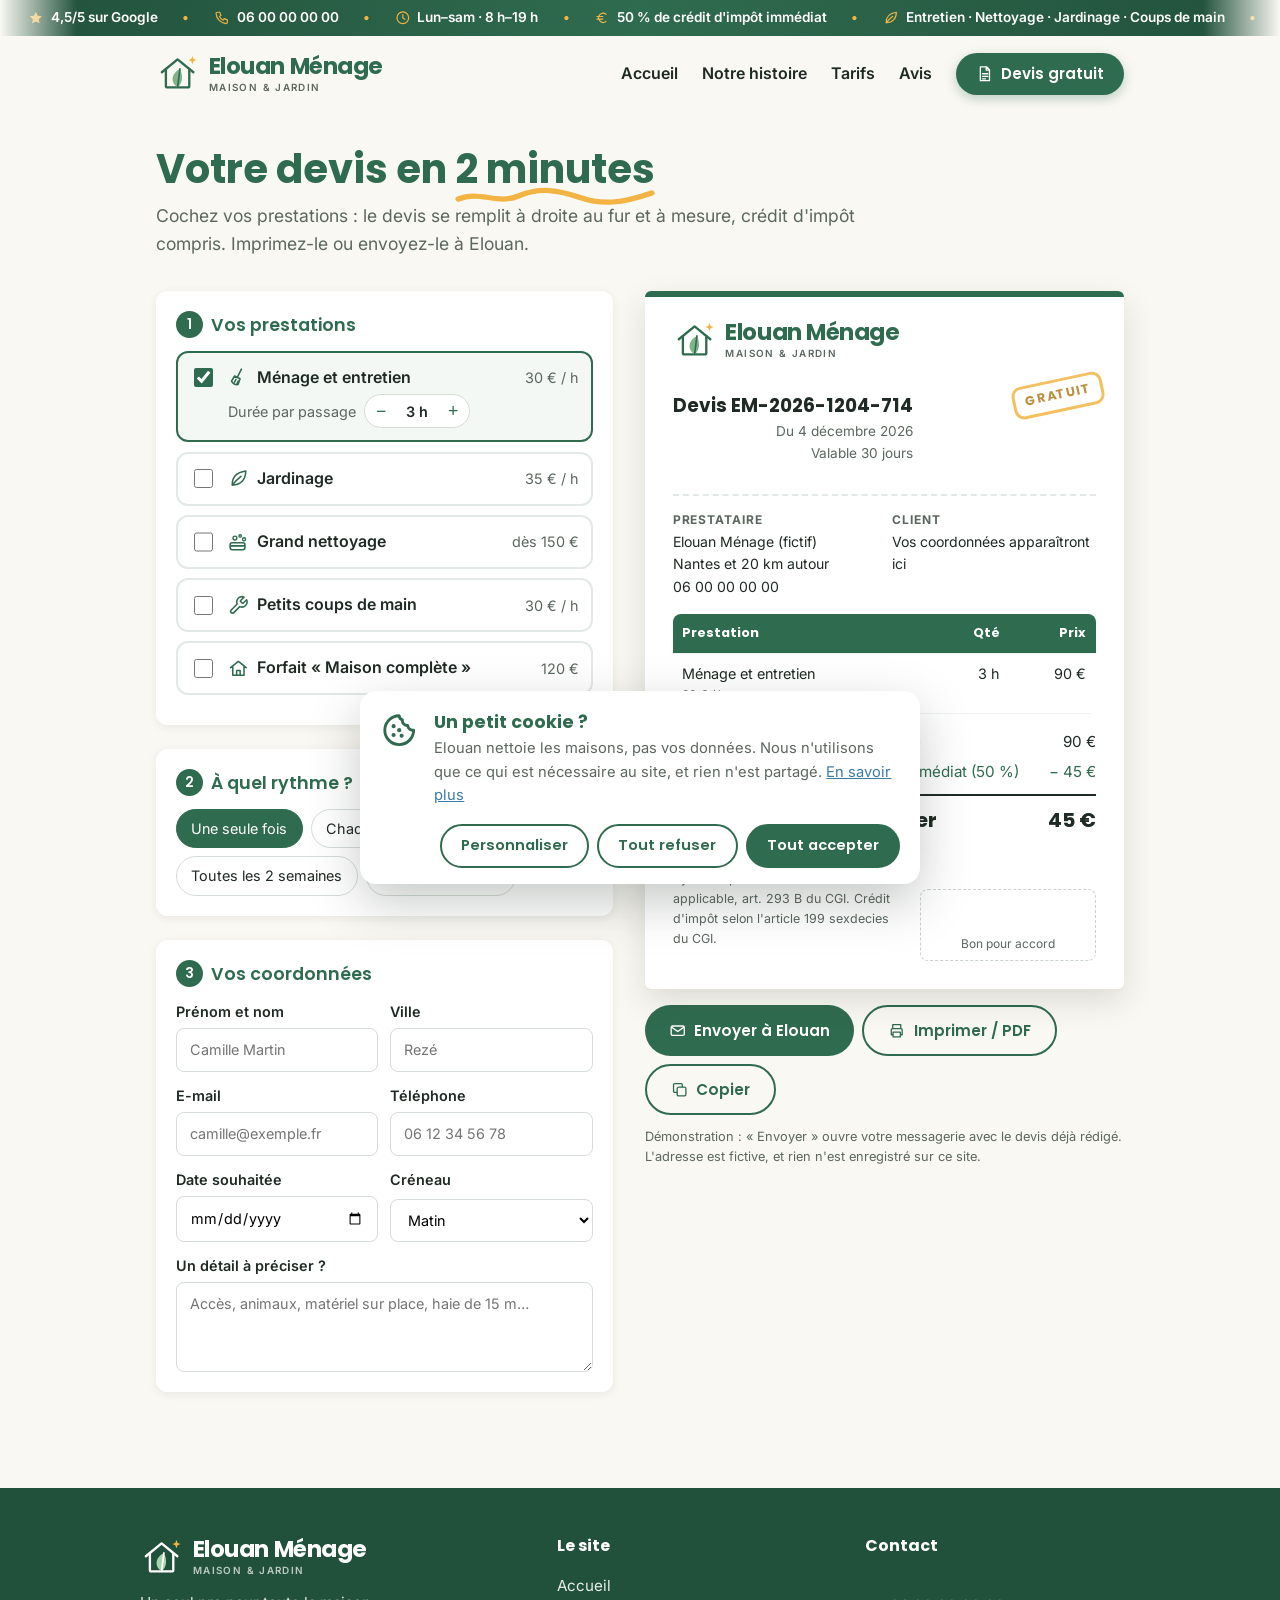
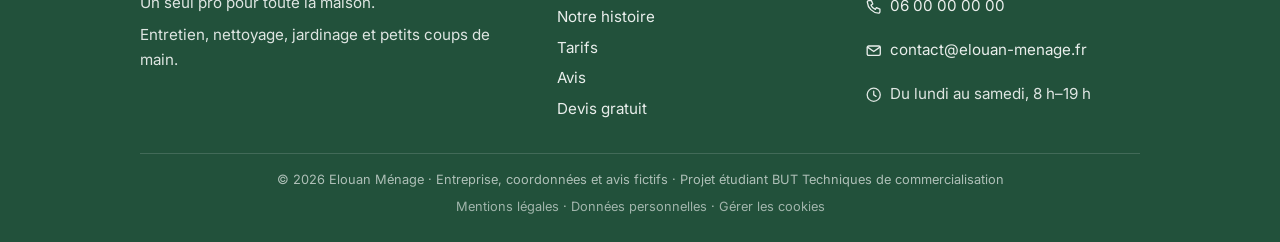
<file: devis.html>
<!doctype html>
<html lang="fr">
<head>
  <meta charset="utf-8">
  <meta name="viewport" content="width=device-width, initial-scale=1">
  <title>Devis gratuit — Elouan Ménage</title>
  <meta name="description" content="Composez votre devis Elouan Ménage en 2 minutes : ménage, nettoyage, jardinage, coups de main. Crédit d'impôt de 50 % calculé automatiquement.">
  <link rel="icon" href="images/favicon.svg" type="image/svg+xml">
  <link rel="stylesheet" href="style.css">
  <style>
    /* Styles propres à la page Devis */
    .intro-devis { max-width: 720px; }
    .intro-devis h1 { margin: 0 0 .5rem; }
    .intro-devis p { color: var(--texte-doux); font-size: 1.1rem; margin: 0; }

    .devis { display: grid; grid-template-columns: minmax(0, 1fr) minmax(0, 1.05fr); gap: 2rem; align-items: start; margin-top: 2rem; }
    .formulaire { display: grid; gap: 1.5rem; }
    fieldset { min-width: 0; border: 0; margin: 0; padding: 1.25rem; background: #fff; border-radius: var(--rayon); box-shadow: var(--ombre); }
    legend { float: left; width: 100%; padding: 0; margin-bottom: .75rem; font-family: "Poppins", system-ui, sans-serif; font-weight: 600; font-size: 1.1rem; color: var(--vert); display: flex; align-items: center; gap: .5rem; }
    legend + * { clear: both; }
    legend .etape { display: grid; place-items: center; width: 1.7rem; height: 1.7rem; border-radius: 50%; background: var(--vert); color: #fff; font-size: .85rem; }

    .prestation {
      display: grid; grid-template-columns: auto 1fr auto; gap: .25rem .75rem; align-items: center;
      padding: .75rem; border: 2px solid #e3e9e4; border-radius: 12px; margin-bottom: .6rem;
      transition: border-color .2s, background .2s;
    }
    .prestation:has(input[type=checkbox]:checked) { border-color: var(--vert); background: #F4F8F4; }
    .prestation input[type=checkbox] { width: 1.2rem; height: 1.2rem; accent-color: var(--vert); }
    .prestation .nom { display: flex; align-items: center; gap: .5rem; font-weight: 600; }
    .prestation .nom .ico { color: var(--vert); width: 1.3rem; height: 1.3rem; }
    .prestation .prix { color: var(--texte-doux); font-size: .9rem; white-space: nowrap; }
    .prestation .reglage { grid-column: 2 / -1; display: flex; flex-wrap: wrap; align-items: center; gap: .5rem; font-size: .9rem; color: var(--texte-doux); }
    .prestation:not(:has(input[type=checkbox]:checked)) .reglage { display: none; }

    .compteur-h { display: inline-flex; align-items: center; border: 1px solid #d5ddd6; border-radius: 999px; background: #fff; }
    .compteur-h button { width: 2rem; height: 2rem; border: 0; background: none; font-size: 1.1rem; cursor: pointer; color: var(--vert); border-radius: 50%; }
    .compteur-h button:hover { background: var(--surface); }
    .compteur-h output { min-width: 2.5rem; text-align: center; font-weight: 600; color: var(--texte); }

    .champs { display: grid; grid-template-columns: 1fr 1fr; gap: .75rem; }
    .champs .large { grid-column: 1 / -1; }
    .formulaire label.champ { display: grid; gap: .3rem; font-size: .9rem; font-weight: 600; }
    .formulaire input:not([type=checkbox]):not([type=radio]), .formulaire select, .formulaire textarea {
      font: inherit; font-weight: 400; padding: .6rem .8rem; border: 1px solid #d5ddd6; border-radius: 8px; background: #fff; width: 100%;
    }
    .formulaire textarea { min-height: 90px; resize: vertical; }
    .frequences { display: flex; flex-wrap: wrap; gap: .5rem; }
    .frequences label { position: relative; }
    .frequences input { position: absolute; opacity: 0; }
    .frequences span { display: block; padding: .45rem .9rem; border: 1px solid #d5ddd6; border-radius: 999px; background: #fff; cursor: pointer; font-size: .9rem; transition: background .2s, color .2s; }
    .frequences input:checked + span { background: var(--vert); border-color: var(--vert); color: #fff; }
    .frequences input:focus-visible + span { outline: 3px solid var(--bleu); outline-offset: 2px; }

    /* Le devis, façon document papier */
    .colonne-devis { position: sticky; top: 8.5rem; }
    .papier {
      background: #fff; border-radius: 6px; padding: 1.75rem; position: relative;
      box-shadow: 0 1px 0 #e9e4d8, 0 12px 32px rgba(31, 42, 36, .14);
      background-image: linear-gradient(var(--vert), var(--vert)); background-size: 100% 6px; background-repeat: no-repeat;
    }
    .papier-tete { display: flex; justify-content: space-between; gap: 1rem; flex-wrap: wrap; border-bottom: 2px dashed #e3e9e4; padding-bottom: 1rem; }
    .papier-tete .logo { pointer-events: none; }
    .papier-ref { text-align: right; font-size: .85rem; color: var(--texte-doux); }
    .papier-ref strong { display: block; color: var(--texte); font-family: "Poppins", system-ui, sans-serif; font-size: 1.15rem; }
    .papier-parties { display: grid; grid-template-columns: 1fr 1fr; gap: 1rem; margin: 1rem 0; font-size: .88rem; }
    .papier-parties h3 { font-size: .75rem; text-transform: uppercase; letter-spacing: .08em; color: var(--texte-doux); margin: 0 0 .25rem; font-family: "Inter", system-ui, sans-serif; }
    .papier-parties p { margin: 0; }
    .papier table { box-shadow: none; font-size: .9rem; border-radius: 8px; }
    .papier th { font-size: .8rem; padding: .55rem .6rem; }
    .papier td { padding: .55rem .6rem; vertical-align: top; }
    .papier td small { display: block; color: var(--texte-doux); }
    .papier td:nth-child(n+2), .papier th:nth-child(n+2) { text-align: right; white-space: nowrap; }
    .papier .vide td { text-align: center !important; color: var(--texte-doux); padding: 1.5rem; }
    .totaux { margin: 1rem 0 0 auto; width: min(100%, 300px); display: grid; gap: .35rem; font-size: .95rem; }
    .totaux div { display: flex; justify-content: space-between; gap: 1rem; }
    .totaux .credit { color: var(--vert); }
    .totaux .reste { border-top: 2px solid var(--texte); padding-top: .5rem; margin-top: .25rem; font-family: "Poppins", system-ui, sans-serif; font-weight: 700; font-size: 1.25rem; }
    .totaux .mois { font-size: .85rem; color: var(--texte-doux); }
    .papier-pied { margin-top: 1.25rem; display: grid; grid-template-columns: 1fr auto; gap: 1rem; align-items: end; font-size: .78rem; color: var(--texte-doux); }
    .signature { width: 11rem; height: 4.5rem; border: 1.5px dashed #c9d3ca; border-radius: 8px; display: grid; place-items: end center; padding-bottom: .4rem; font-size: .75rem; }
    .tampon {
      position: absolute; right: 1.25rem; top: 5.5rem; transform: rotate(-12deg);
      border: 3px solid var(--soleil); color: #B07E1E; border-radius: 10px; padding: .2rem .6rem;
      font-family: "Poppins", system-ui, sans-serif; font-weight: 700; font-size: .8rem; letter-spacing: .08em; text-transform: uppercase; opacity: .85;
    }
    .maj { animation: maj .5s; }
    @keyframes maj { 0% { background: #FBEFD3; } 100% { background: transparent; } }

    .actions-devis { display: flex; flex-wrap: wrap; gap: .5rem; margin-top: 1rem; }
    .actions-devis .btn { margin: 0; border: 0; cursor: pointer; font-size: .95rem; }
    .actions-devis .btn-secondaire { border: 2px solid var(--vert); }
    .note-demo { font-size: .8rem; color: var(--texte-doux); margin-top: .75rem; }
    .toast-devis {
      position: fixed; left: 50%; bottom: 1.5rem; transform: translate(-50%, calc(100% + 2rem)); visibility: hidden;
      background: var(--vert-fonce); color: #fff; padding: .75rem 1.25rem; border-radius: 999px; z-index: 60;
      transition: transform .4s cubic-bezier(.2,.8,.2,1), visibility .4s;
    }
    .toast-devis.visible { transform: translate(-50%, 0); visibility: visible; }

    @media (max-width: 900px) {
      .devis { grid-template-columns: minmax(0, 1fr); }
      .colonne-devis { position: static; }
    }
    @media (max-width: 520px) {
      .champs, .papier-parties { grid-template-columns: 1fr; }
      .papier { padding: 1.25rem 1rem; }
      .papier-ref { text-align: left; }
      .tampon { top: auto; bottom: 2rem; right: 1rem; }
      .papier-pied { grid-template-columns: 1fr; }
      .actions-devis .btn { flex: 1 1 100%; }
    }
    @media print {
      .entete, .pied, .formulaire, .intro-devis, .actions-devis, .note-demo, .cookies, .toast-devis { display: none !important; }
      body { background: #fff; }
      main { padding: 0; max-width: none; }
      .devis { display: block; margin: 0; }
      .colonne-devis { position: static; }
      .papier { box-shadow: none; padding: 0; }
      .revele { opacity: 1 !important; transform: none !important; }
    }
  </style>
</head>
<body>
  <header class="entete">
    <div class="banderole" aria-label="Informations pratiques">
      <div class="banderole-defile">
        <ul class="banderole-liste">
          <li><svg class="ico" aria-hidden="true"><use href="images/icones.svg#etoile"/></svg><span><span class="note-banderole">4,5</span>/5 sur Google</span></li>
          <li><svg class="ico" aria-hidden="true"><use href="images/icones.svg#tel"/></svg><span>06 00 00 00 00</span></li>
          <li><svg class="ico" aria-hidden="true"><use href="images/icones.svg#horloge"/></svg><span>Lun–sam · 8 h–19 h</span></li>
          <li><svg class="ico" aria-hidden="true"><use href="images/icones.svg#euro"/></svg><span>50 % de crédit d'impôt immédiat</span></li>
          <li><svg class="ico" aria-hidden="true"><use href="images/icones.svg#feuille"/></svg><span>Entretien · Nettoyage · Jardinage · Coups de main</span></li>
          <li><svg class="ico" aria-hidden="true"><use href="images/icones.svg#pin"/></svg><span>Nantes et 20 km autour</span></li>
          <li><svg class="ico" aria-hidden="true"><use href="images/icones.svg#eclair"/></svg><span>Devis gratuit en 2 minutes</span></li>
        </ul>
        <ul class="banderole-liste" aria-hidden="true">
          <li><svg class="ico" aria-hidden="true"><use href="images/icones.svg#etoile"/></svg><span><span class="note-banderole">4,5</span>/5 sur Google</span></li>
          <li><svg class="ico" aria-hidden="true"><use href="images/icones.svg#tel"/></svg><span>06 00 00 00 00</span></li>
          <li><svg class="ico" aria-hidden="true"><use href="images/icones.svg#horloge"/></svg><span>Lun–sam · 8 h–19 h</span></li>
          <li><svg class="ico" aria-hidden="true"><use href="images/icones.svg#euro"/></svg><span>50 % de crédit d'impôt immédiat</span></li>
          <li><svg class="ico" aria-hidden="true"><use href="images/icones.svg#feuille"/></svg><span>Entretien · Nettoyage · Jardinage · Coups de main</span></li>
          <li><svg class="ico" aria-hidden="true"><use href="images/icones.svg#pin"/></svg><span>Nantes et 20 km autour</span></li>
          <li><svg class="ico" aria-hidden="true"><use href="images/icones.svg#eclair"/></svg><span>Devis gratuit en 2 minutes</span></li>
        </ul>
      </div>
    </div>
    <nav aria-label="Navigation principale">
      <a class="logo" href="index.html" aria-label="Elouan Ménage, accueil"><svg class="logo-marque" aria-hidden="true"><use href="images/icones.svg#logo"/></svg><span class="logo-texte">Elouan Ménage<small>Maison &amp; jardin</small></span></a>
      <div class="liens-nav">
        <a href="index.html">Accueil</a>
        <a href="notre-histoire.html">Notre histoire</a>
        <a href="tarifs.html">Tarifs</a>
        <a href="avis.html">Avis</a>
      </div>
      <a class="btn btn-nav" href="devis.html"><svg class="ico" aria-hidden="true"><use href="images/icones.svg#document"/></svg><span>Devis<span class="masque-etroit"> gratuit</span></span></a>
    </nav>
  </header>

  <main>
    <section class="intro-devis revele">
      <h1>Votre devis en <span class="souligne">2 minutes</span></h1>
      <p>Cochez vos prestations : le devis se remplit à droite au fur et à mesure, crédit d'impôt compris. Imprimez-le ou envoyez-le à Elouan.</p>
    </section>

    <div class="devis">
      <form class="formulaire" id="formulaire" novalidate>
        <fieldset>
          <legend><span class="etape">1</span> Vos prestations</legend>

          <label class="prestation">
            <input type="checkbox" name="entretien">
            <span class="nom"><svg class="ico" aria-hidden="true"><use href="images/icones.svg#balai"/></svg> Ménage et entretien</span>
            <span class="prix">30 € / h</span>
            <span class="reglage">Durée par passage
              <span class="compteur-h" data-cible="h-entretien"><button type="button" data-pas="-1" aria-label="Une heure de moins">−</button><output id="h-entretien">3 h</output><button type="button" data-pas="1" aria-label="Une heure de plus">+</button></span>
            </span>
          </label>

          <label class="prestation">
            <input type="checkbox" name="jardinage">
            <span class="nom"><svg class="ico" aria-hidden="true"><use href="images/icones.svg#feuille"/></svg> Jardinage</span>
            <span class="prix">35 € / h</span>
            <span class="reglage">Durée par passage
              <span class="compteur-h" data-cible="h-jardinage"><button type="button" data-pas="-1" aria-label="Une heure de moins">−</button><output id="h-jardinage">2 h</output><button type="button" data-pas="1" aria-label="Une heure de plus">+</button></span>
            </span>
          </label>

          <label class="prestation">
            <input type="checkbox" name="nettoyage">
            <span class="nom"><svg class="ico" aria-hidden="true"><use href="images/icones.svg#eponge"/></svg> Grand nettoyage</span>
            <span class="prix">dès 150 €</span>
            <span class="reglage">Logement
              <select name="logement" aria-label="Type de logement">
                <option value="150">Appartement (150 €)</option>
                <option value="190">Maison jusqu'à 100 m² (190 €)</option>
                <option value="240">Maison de plus de 100 m² (240 €)</option>
              </select>
            </span>
          </label>

          <label class="prestation">
            <input type="checkbox" name="coup-de-main">
            <span class="nom"><svg class="ico" aria-hidden="true"><use href="images/icones.svg#cle"/></svg> Petits coups de main</span>
            <span class="prix">30 € / h</span>
            <span class="reglage">Durée
              <span class="compteur-h" data-cible="h-coup-de-main"><button type="button" data-pas="-1" aria-label="Une heure de moins">−</button><output id="h-coup-de-main">1 h</output><button type="button" data-pas="1" aria-label="Une heure de plus">+</button></span>
            </span>
          </label>

          <label class="prestation">
            <input type="checkbox" name="maison-complete">
            <span class="nom"><svg class="ico" aria-hidden="true"><use href="images/icones.svg#maison"/></svg> Forfait « Maison complète »</span>
            <span class="prix">120 €</span>
            <span class="reglage">Ménage + jardin, 4 h en une seule visite</span>
          </label>
        </fieldset>

        <fieldset>
          <legend><span class="etape">2</span> À quel rythme ?</legend>
          <div class="frequences" role="radiogroup" aria-label="Fréquence des passages">
            <label><input type="radio" name="frequence" value="1" data-nom="Ponctuel" checked><span>Une seule fois</span></label>
            <label><input type="radio" name="frequence" value="4.33" data-nom="Chaque semaine"><span>Chaque semaine</span></label>
            <label><input type="radio" name="frequence" value="2.17" data-nom="Toutes les 2 semaines"><span>Toutes les 2 semaines</span></label>
            <label><input type="radio" name="frequence" value="1.01" data-nom="Une fois par mois"><span>Une fois par mois</span></label>
          </div>
        </fieldset>

        <fieldset>
          <legend><span class="etape">3</span> Vos coordonnées</legend>
          <div class="champs">
            <label class="champ">Prénom et nom<input name="nom" autocomplete="name" placeholder="Camille Martin"></label>
            <label class="champ">Ville<input name="ville" autocomplete="address-level2" placeholder="Rezé"></label>
            <label class="champ">E-mail<input type="email" name="email" autocomplete="email" placeholder="camille@exemple.fr"></label>
            <label class="champ">Téléphone<input type="tel" name="tel" autocomplete="tel" placeholder="06 12 34 56 78"></label>
            <label class="champ">Date souhaitée<input type="date" name="date"></label>
            <label class="champ">Créneau
              <select name="creneau"><option>Matin</option><option>Après-midi</option><option>Peu importe</option></select>
            </label>
            <label class="champ large">Un détail à préciser ?<textarea name="message" placeholder="Accès, animaux, matériel sur place, haie de 15 m…"></textarea></label>
          </div>
        </fieldset>
      </form>

      <div class="colonne-devis">
        <article class="papier" id="papier" aria-label="Aperçu du devis">
          <div class="papier-tete">
            <span class="logo"><svg class="logo-marque" aria-hidden="true"><use href="images/icones.svg#logo"/></svg><span class="logo-texte">Elouan Ménage<small>Maison &amp; jardin</small></span></span>
            <p class="papier-ref"><strong id="numero">Devis</strong><span id="date-devis"></span><br>Valable 30 jours</p>
          </div>
          <span class="tampon">Gratuit</span>
          <div class="papier-parties">
            <div>
              <h3>Prestataire</h3>
              <p>Elouan Ménage (fictif)<br>Nantes et 20 km autour<br>06 00 00 00 00</p>
            </div>
            <div>
              <h3>Client</h3>
              <p id="client">Vos coordonnées apparaîtront ici</p>
            </div>
          </div>
          <table>
            <thead><tr><th scope="col">Prestation</th><th scope="col">Qté</th><th scope="col">Prix</th></tr></thead>
            <tbody id="lignes"></tbody>
          </table>
          <div class="totaux" id="totaux"></div>
          <div class="papier-pied">
            <p id="mentions">Rythme : ponctuel. TVA non applicable, art. 293 B du CGI. Crédit d'impôt selon l'article 199 sexdecies du CGI.</p>
            <div class="signature">Bon pour accord</div>
          </div>
        </article>

        <div class="actions-devis">
          <button type="button" class="btn" id="envoyer"><svg class="ico" aria-hidden="true"><use href="images/icones.svg#mail"/></svg>Envoyer à Elouan</button>
          <button type="button" class="btn btn-secondaire" id="imprimer"><svg class="ico" aria-hidden="true"><use href="images/icones.svg#imprimer"/></svg>Imprimer / PDF</button>
          <button type="button" class="btn btn-secondaire" id="copier"><svg class="ico" aria-hidden="true"><use href="images/icones.svg#copier"/></svg>Copier</button>
        </div>
        <p class="note-demo">Démonstration : « Envoyer » ouvre votre messagerie avec le devis déjà rédigé. L'adresse est fictive, et rien n'est enregistré sur ce site.</p>
      </div>
    </div>
  </main>

  <div class="toast-devis" id="toast" role="status"></div>

  <footer class="pied">
    <div class="pied-grille">
      <div class="pied-marque">
        <a class="logo logo-pied" href="index.html" aria-label="Elouan Ménage, accueil"><svg class="logo-marque" aria-hidden="true"><use href="images/icones.svg#logo"/></svg><span class="logo-texte">Elouan Ménage<small>Maison &amp; jardin</small></span></a>
        <p>Un seul pro pour toute la maison.</p>
        <p>Entretien, nettoyage, jardinage et petits coups de main.</p>
      </div>
      <div class="pied-liens">
        <h3>Le site</h3>
        <a href="index.html">Accueil</a>
        <a href="notre-histoire.html">Notre histoire</a>
        <a href="tarifs.html">Tarifs</a>
        <a href="avis.html">Avis</a>
        <a href="devis.html">Devis gratuit</a>
      </div>
      <div class="pied-liens">
        <h3>Contact</h3>
        <a href="tel:+33600000000"><svg class="ico" aria-hidden="true"><use href="images/icones.svg#tel"/></svg>06 00 00 00 00</a>
        <a href="mailto:contact@elouan-menage.fr"><svg class="ico" aria-hidden="true"><use href="images/icones.svg#mail"/></svg>contact@elouan-menage.fr</a>
        <p><svg class="ico" aria-hidden="true"><use href="images/icones.svg#horloge"/></svg>Du lundi au samedi, 8 h–19 h</p>
      </div>
    </div>
    <div class="pied-bas">
      <p>&copy; 2026 Elouan Ménage · Entreprise, coordonnées et avis fictifs · Projet étudiant BUT Techniques de commercialisation</p>
      <p class="pied-legal"><a href="mentions-legales.html">Mentions légales</a> · <a href="mentions-legales.html#donnees">Données personnelles</a> · <button type="button" class="lien-cookies" data-cookies>Gérer les cookies</button></p>
    </div>
  </footer>
  <script src="site.js" defer></script>
  <script>
    const TARIFS = {
      "entretien":       { nom: "Ménage et entretien", unite: "h", prix: 30 },
      "jardinage":       { nom: "Jardinage", unite: "h", prix: 35 },
      "coup-de-main":    { nom: "Petits coups de main", unite: "h", prix: 30 },
      "nettoyage":       { nom: "Grand nettoyage", unite: "forfait" },
      "maison-complete": { nom: "Forfait « Maison complète »", unite: "forfait", prix: 120, detail: "Ménage + jardin, 4 h" }
    };
    const LOGEMENTS = { "150": "Appartement", "190": "Maison jusqu'à 100 m²", "240": "Maison de plus de 100 m²" };
    const heures = { "entretien": 3, "jardinage": 2, "coup-de-main": 1 };
    const form = document.getElementById("formulaire");
    const euros = (n) => n.toLocaleString("fr-FR", { minimumFractionDigits: n % 1 ? 2 : 0, maximumFractionDigits: 2 }) + " €";
    const echapper = (t) => String(t).replace(/[&<>"']/g, (c) => ({ "&": "&amp;", "<": "&lt;", ">": "&gt;", '"': "&quot;", "'": "&#39;" }[c]));

    // Numéro et date du devis
    const aujourdhui = new Date();
    const numero = "EM-" + aujourdhui.getFullYear() + "-" + String(aujourdhui.getMonth() + 1).padStart(2, "0") + String(aujourdhui.getDate()).padStart(2, "0") + "-" + Math.floor(100 + Math.random() * 900);
    document.getElementById("numero").textContent = "Devis " + numero;
    document.getElementById("date-devis").textContent = "Du " + aujourdhui.toLocaleDateString("fr-FR", { day: "numeric", month: "long", year: "numeric" });

    // Pré-remplissage depuis l'adresse : devis.html?service=jardinage&heures=3 ou ?formule=maison-complete
    const params = new URLSearchParams(location.search);
    const service = params.get("service"), formule = params.get("formule");
    const h = parseInt(params.get("heures"), 10);
    if (service && TARIFS[service]) {
      form.elements[service].checked = true;
      if (heures[service] !== undefined && h > 0 && h <= 12) heures[service] = h;
    } else if (formule === "maison-complete") {
      form.elements["maison-complete"].checked = true;
    } else {
      form.elements["entretien"].checked = true;
    }

    function lignesDevis() {
      const lignes = [];
      for (const id of ["entretien", "jardinage", "nettoyage", "coup-de-main", "maison-complete"]) {
        if (!form.elements[id].checked) continue;
        const t = TARIFS[id];
        if (id === "nettoyage") {
          const v = form.elements.logement.value;
          lignes.push({ nom: t.nom, detail: LOGEMENTS[v], qte: "1", total: Number(v) });
        } else if (t.unite === "h") {
          lignes.push({ nom: t.nom, detail: t.prix + " € / h", qte: heures[id] + " h", total: heures[id] * t.prix });
        } else {
          lignes.push({ nom: t.nom, detail: t.detail, qte: "1", total: t.prix });
        }
      }
      return lignes;
    }

    function calculer() {
      const lignes = lignesDevis();
      const total = lignes.reduce((s, l) => s + l.total, 0);
      const freq = form.querySelector("[name=frequence]:checked");
      const parMois = Number(freq.value);
      return { lignes, total, credit: total / 2, reste: total / 2, freqNom: freq.dataset.nom, parMois };
    }

    function rendre(anime) {
      const d = calculer();
      document.getElementById("lignes").innerHTML = d.lignes.length
        ? d.lignes.map((l) => `<tr><td>${l.nom}${l.detail ? `<small>${l.detail}</small>` : ""}</td><td>${l.qte}</td><td>${euros(l.total)}</td></tr>`).join("")
        : `<tr class="vide"><td colspan="3">Cochez au moins une prestation à gauche.</td></tr>`;
      const recurrent = d.freqNom !== "Ponctuel" && d.total > 0;
      document.getElementById("totaux").innerHTML = `
        <div><span>Total par passage</span><span>${euros(d.total)}</span></div>
        <div class="credit"><span>Crédit d'impôt immédiat (50 %)</span><span>− ${euros(d.credit)}</span></div>
        <div class="reste"><span>Reste à payer</span><span>${euros(d.reste)}</span></div>
        ${recurrent ? `<div class="mois"><span>Soit environ par mois (${d.freqNom.toLowerCase()})</span><span>${euros(Math.round(d.reste * d.parMois))}</span></div>` : ""}`;
      document.getElementById("mentions").textContent =
        `Rythme : ${d.freqNom.toLowerCase()}. TVA non applicable, art. 293 B du CGI. Crédit d'impôt selon l'article 199 sexdecies du CGI.`;

      const f = form.elements;
      const morceaux = [f.nom.value, f.ville.value, f.email.value, f.tel.value].map((v) => v.trim()).filter(Boolean);
      const quand = f.date.value ? "Souhaité le " + new Date(f.date.value).toLocaleDateString("fr-FR") + " · " + f.creneau.value.toLowerCase() : "";
      document.getElementById("client").innerHTML = morceaux.length || quand
        ? morceaux.map(echapper).join("<br>") + (quand ? `<br><em>${echapper(quand)}</em>` : "")
        : "Vos coordonnées apparaîtront ici";

      if (anime) {
        const t = document.getElementById("totaux");
        t.classList.remove("maj"); void t.offsetWidth; t.classList.add("maj");
      }
    }

    // Boutons + / − pour les heures
    form.addEventListener("click", (e) => {
      const b = e.target.closest("[data-pas]");
      if (!b) return;
      e.preventDefault();
      const zone = b.closest(".compteur-h");
      const id = zone.dataset.cible.replace("h-", "");
      heures[id] = Math.min(12, Math.max(1, heures[id] + Number(b.dataset.pas)));
      document.getElementById(zone.dataset.cible).textContent = heures[id] + " h";
      rendre(true);
    });
    Object.keys(heures).forEach((id) => (document.getElementById("h-" + id).textContent = heures[id] + " h"));
    form.addEventListener("input", () => rendre(true));
    form.addEventListener("change", () => rendre(true));

    function texteDevis() {
      const d = calculer();
      const f = form.elements;
      return [
        `Devis ${numero} — Elouan Ménage`,
        "",
        ...d.lignes.map((l) => `• ${l.nom} (${l.qte}) : ${euros(l.total)}`),
        "",
        `Total par passage : ${euros(d.total)}`,
        `Crédit d'impôt (50 %) : − ${euros(d.credit)}`,
        `Reste à payer : ${euros(d.reste)}`,
        `Rythme : ${d.freqNom}`,
        "",
        `Nom : ${f.nom.value || "—"}`,
        `Ville : ${f.ville.value || "—"}`,
        `E-mail : ${f.email.value || "—"}`,
        `Téléphone : ${f.tel.value || "—"}`,
        `Date souhaitée : ${f.date.value ? new Date(f.date.value).toLocaleDateString("fr-FR") : "—"} (${f.creneau.value})`,
        f.message.value ? `Précisions : ${f.message.value}` : ""
      ].join("\n");
    }

    function toast(msg) {
      const t = document.getElementById("toast");
      t.textContent = msg;
      t.classList.add("visible");
      setTimeout(() => t.classList.remove("visible"), 3000);
    }

    document.getElementById("envoyer").addEventListener("click", () => {
      if (!lignesDevis().length) return toast("Cochez au moins une prestation.");
      location.href = "mailto:contact@elouan-menage.fr?subject=" + encodeURIComponent("Demande de devis " + numero)
        + "&body=" + encodeURIComponent("Bonjour Elouan,\n\nVoici ma demande :\n\n" + texteDevis() + "\n\nMerci !");
    });
    document.getElementById("imprimer").addEventListener("click", () => window.print());
    document.getElementById("copier").addEventListener("click", async () => {
      try { await navigator.clipboard.writeText(texteDevis()); toast("Devis copié dans le presse-papiers."); }
      catch (e) { toast("Copie impossible sur ce navigateur."); }
    });

    rendre(false);
  </script>
</body>
</html>
</file>
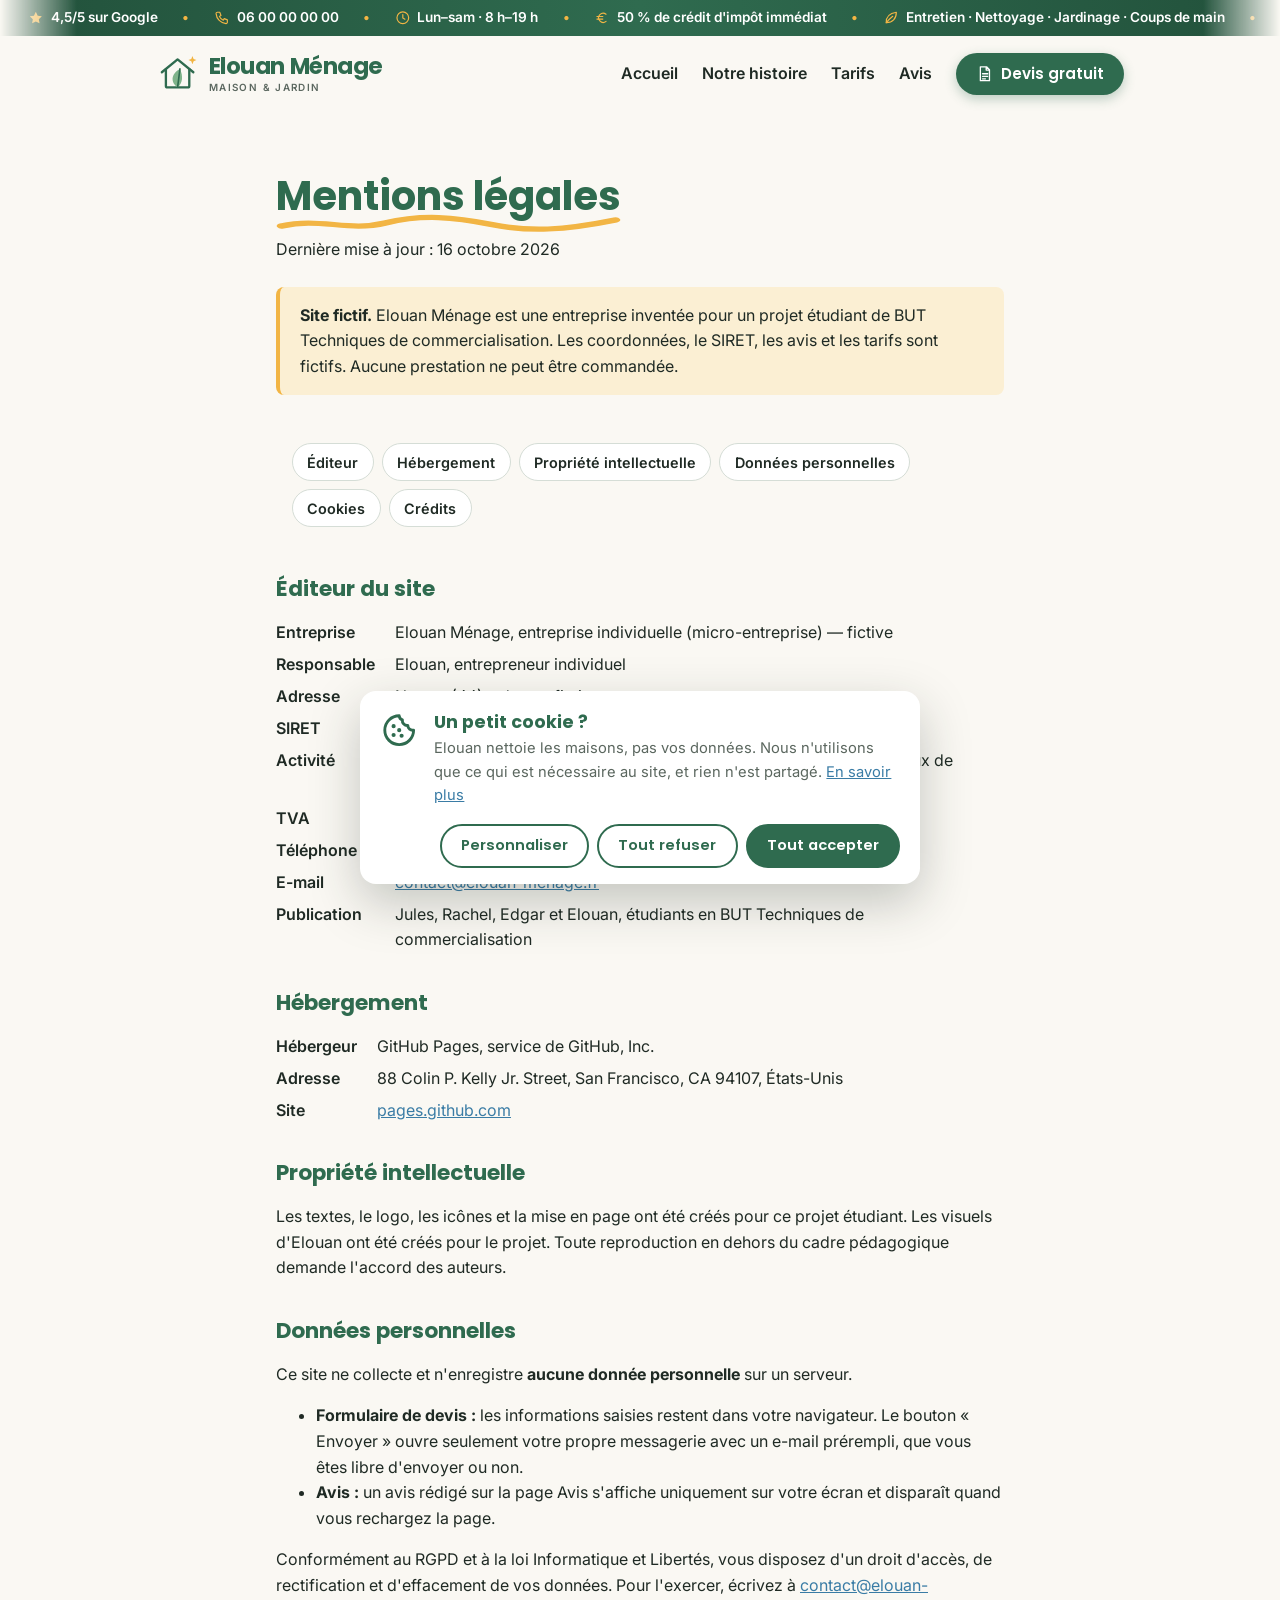
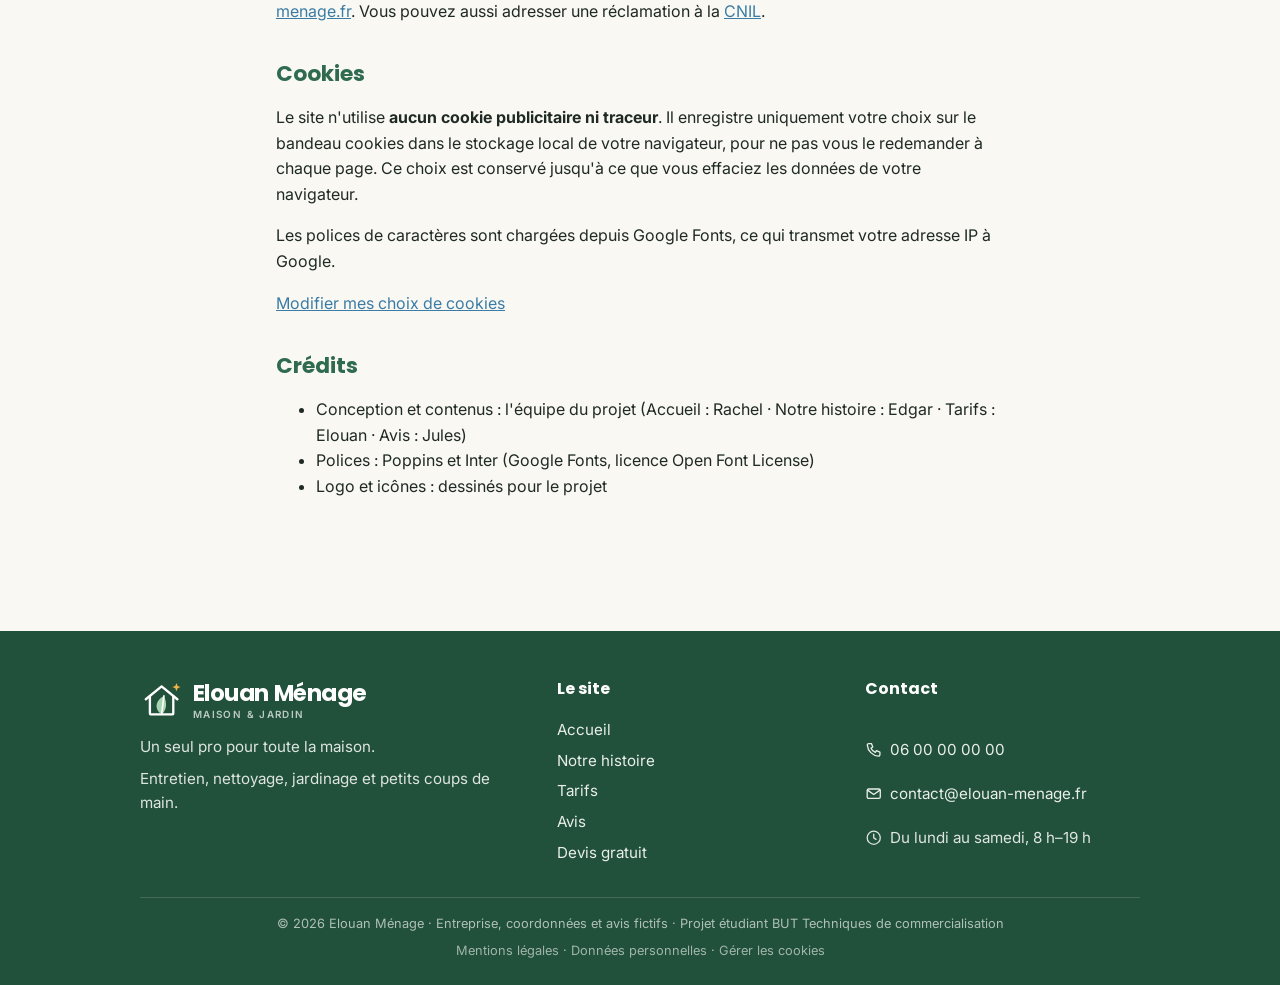
<file: mentions-legales.html>
<!doctype html>
<html lang="fr">
<head>
  <meta charset="utf-8">
  <meta name="viewport" content="width=device-width, initial-scale=1">
  <title>Mentions légales — Elouan Ménage</title>
  <meta name="robots" content="noindex">
  <link rel="icon" href="images/favicon.svg" type="image/svg+xml">
  <link rel="stylesheet" href="style.css">
  <style>
    /* Styles propres à la page Mentions légales */
    .legal { max-width: 760px; }
    .legal h1 { margin-bottom: .5rem; }
    .avertissement { background: #FBEFD3; border-left: 4px solid var(--soleil); border-radius: 8px; padding: 1rem 1.25rem; margin: 1.5rem 0 2rem; }
    .sommaire { display: flex; flex-wrap: wrap; gap: .5rem; margin-bottom: 2rem; }
    .sommaire a { padding: .4rem .9rem; border-radius: 999px; background: #fff; border: 1px solid #d5ddd6; text-decoration: none; color: var(--texte); font-size: .9rem; }
    .sommaire a:hover { border-color: var(--vert); color: var(--vert); }
    .legal section { margin: 0 0 2.25rem; }
    .legal h2 { font-size: 1.35rem; }
    .legal dl { display: grid; grid-template-columns: max-content 1fr; gap: .4rem 1.25rem; margin: 0; }
    .legal dt { font-weight: 600; }
    .legal dd { margin: 0; }
    .lien-bouton { background: none; border: 0; padding: 0; font: inherit; color: var(--bleu); text-decoration: underline; cursor: pointer; }
    @media (max-width: 520px) { .legal dl { grid-template-columns: 1fr; } .legal dd { margin-bottom: .5rem; } }
  </style>
</head>
<body>
  <header class="entete">
    <div class="banderole" aria-label="Informations pratiques">
      <div class="banderole-defile">
        <ul class="banderole-liste">
          <li><svg class="ico" aria-hidden="true"><use href="images/icones.svg#etoile"/></svg><span><span class="note-banderole">4,5</span>/5 sur Google</span></li>
          <li><svg class="ico" aria-hidden="true"><use href="images/icones.svg#tel"/></svg><span>06 00 00 00 00</span></li>
          <li><svg class="ico" aria-hidden="true"><use href="images/icones.svg#horloge"/></svg><span>Lun–sam · 8 h–19 h</span></li>
          <li><svg class="ico" aria-hidden="true"><use href="images/icones.svg#euro"/></svg><span>50 % de crédit d'impôt immédiat</span></li>
          <li><svg class="ico" aria-hidden="true"><use href="images/icones.svg#feuille"/></svg><span>Entretien · Nettoyage · Jardinage · Coups de main</span></li>
          <li><svg class="ico" aria-hidden="true"><use href="images/icones.svg#pin"/></svg><span>Nantes et 20 km autour</span></li>
          <li><svg class="ico" aria-hidden="true"><use href="images/icones.svg#eclair"/></svg><span>Devis gratuit en 2 minutes</span></li>
        </ul>
        <ul class="banderole-liste" aria-hidden="true">
          <li><svg class="ico" aria-hidden="true"><use href="images/icones.svg#etoile"/></svg><span><span class="note-banderole">4,5</span>/5 sur Google</span></li>
          <li><svg class="ico" aria-hidden="true"><use href="images/icones.svg#tel"/></svg><span>06 00 00 00 00</span></li>
          <li><svg class="ico" aria-hidden="true"><use href="images/icones.svg#horloge"/></svg><span>Lun–sam · 8 h–19 h</span></li>
          <li><svg class="ico" aria-hidden="true"><use href="images/icones.svg#euro"/></svg><span>50 % de crédit d'impôt immédiat</span></li>
          <li><svg class="ico" aria-hidden="true"><use href="images/icones.svg#feuille"/></svg><span>Entretien · Nettoyage · Jardinage · Coups de main</span></li>
          <li><svg class="ico" aria-hidden="true"><use href="images/icones.svg#pin"/></svg><span>Nantes et 20 km autour</span></li>
          <li><svg class="ico" aria-hidden="true"><use href="images/icones.svg#eclair"/></svg><span>Devis gratuit en 2 minutes</span></li>
        </ul>
      </div>
    </div>
    <nav aria-label="Navigation principale">
      <a class="logo" href="index.html" aria-label="Elouan Ménage, accueil"><svg class="logo-marque" aria-hidden="true"><use href="images/icones.svg#logo"/></svg><span class="logo-texte">Elouan Ménage<small>Maison &amp; jardin</small></span></a>
      <div class="liens-nav">
        <a href="index.html">Accueil</a>
        <a href="notre-histoire.html">Notre histoire</a>
        <a href="tarifs.html">Tarifs</a>
        <a href="avis.html">Avis</a>
      </div>
      <a class="btn btn-nav" href="devis.html"><svg class="ico" aria-hidden="true"><use href="images/icones.svg#document"/></svg><span>Devis<span class="masque-etroit"> gratuit</span></span></a>
    </nav>
  </header>

  <main class="legal">
    <h1><span class="souligne">Mentions légales</span></h1>
    <p>Dernière mise à jour : 16 octobre 2026</p>

    <p class="avertissement"><strong>Site fictif.</strong> Elouan Ménage est une entreprise inventée pour un projet étudiant de BUT Techniques de commercialisation. Les coordonnées, le SIRET, les avis et les tarifs sont fictifs. Aucune prestation ne peut être commandée.</p>

    <nav class="sommaire" aria-label="Sommaire">
      <a href="#editeur">Éditeur</a>
      <a href="#hebergement">Hébergement</a>
      <a href="#propriete">Propriété intellectuelle</a>
      <a href="#donnees">Données personnelles</a>
      <a href="#cookies">Cookies</a>
      <a href="#credits">Crédits</a>
    </nav>

    <section id="editeur">
      <h2>Éditeur du site</h2>
      <dl>
        <dt>Entreprise</dt><dd>Elouan Ménage, entreprise individuelle (micro-entreprise) — fictive</dd>
        <dt>Responsable</dt><dd>Elouan, entrepreneur individuel</dd>
        <dt>Adresse</dt><dd>Nantes (44), adresse fictive</dd>
        <dt>SIRET</dt><dd>000 000 000 00000 (fictif)</dd>
        <dt>Activité</dt><dd>Services à la personne : entretien de la maison, nettoyage, petits travaux de jardinage, petit bricolage</dd>
        <dt>TVA</dt><dd>TVA non applicable, article 293 B du CGI</dd>
        <dt>Téléphone</dt><dd><a href="tel:+33600000000">06 00 00 00 00</a></dd>
        <dt>E-mail</dt><dd><a href="mailto:contact@elouan-menage.fr">contact@elouan-menage.fr</a></dd>
        <dt>Publication</dt><dd>Jules, Rachel, Edgar et Elouan, étudiants en BUT Techniques de commercialisation</dd>
      </dl>
    </section>

    <section id="hebergement">
      <h2>Hébergement</h2>
      <dl>
        <dt>Hébergeur</dt><dd>GitHub Pages, service de GitHub, Inc.</dd>
        <dt>Adresse</dt><dd>88 Colin P. Kelly Jr. Street, San Francisco, CA 94107, États-Unis</dd>
        <dt>Site</dt><dd><a href="https://pages.github.com" rel="noopener">pages.github.com</a></dd>
      </dl>
    </section>

    <section id="propriete">
      <h2>Propriété intellectuelle</h2>
      <p>Les textes, le logo, les icônes et la mise en page ont été créés pour ce projet étudiant. Les visuels d'Elouan ont été créés pour le projet. Toute reproduction en dehors du cadre pédagogique demande l'accord des auteurs.</p>
    </section>

    <section id="donnees">
      <h2>Données personnelles</h2>
      <p>Ce site ne collecte et n'enregistre <strong>aucune donnée personnelle</strong> sur un serveur.</p>
      <ul>
        <li><strong>Formulaire de devis :</strong> les informations saisies restent dans votre navigateur. Le bouton « Envoyer » ouvre seulement votre propre messagerie avec un e-mail prérempli, que vous êtes libre d'envoyer ou non.</li>
        <li><strong>Avis :</strong> un avis rédigé sur la page Avis s'affiche uniquement sur votre écran et disparaît quand vous rechargez la page.</li>
      </ul>
      <p>Conformément au RGPD et à la loi Informatique et Libertés, vous disposez d'un droit d'accès, de rectification et d'effacement de vos données. Pour l'exercer, écrivez à <a href="mailto:contact@elouan-menage.fr">contact@elouan-menage.fr</a>. Vous pouvez aussi adresser une réclamation à la <a href="https://www.cnil.fr" rel="noopener">CNIL</a>.</p>
    </section>

    <section id="cookies">
      <h2>Cookies</h2>
      <p>Le site n'utilise <strong>aucun cookie publicitaire ni traceur</strong>. Il enregistre uniquement votre choix sur le bandeau cookies dans le stockage local de votre navigateur, pour ne pas vous le redemander à chaque page. Ce choix est conservé jusqu'à ce que vous effaciez les données de votre navigateur.</p>
      <p>Les polices de caractères sont chargées depuis Google Fonts, ce qui transmet votre adresse IP à Google.</p>
      <p><button type="button" class="lien-bouton" data-cookies>Modifier mes choix de cookies</button></p>
    </section>

    <section id="credits">
      <h2>Crédits</h2>
      <ul>
        <li>Conception et contenus : l'équipe du projet (Accueil : Rachel · Notre histoire : Edgar · Tarifs : Elouan · Avis : Jules)</li>
        <li>Polices : Poppins et Inter (Google Fonts, licence Open Font License)</li>
        <li>Logo et icônes : dessinés pour le projet</li>
      </ul>
    </section>
  </main>

  <footer class="pied">
    <div class="pied-grille">
      <div class="pied-marque">
        <a class="logo logo-pied" href="index.html" aria-label="Elouan Ménage, accueil"><svg class="logo-marque" aria-hidden="true"><use href="images/icones.svg#logo"/></svg><span class="logo-texte">Elouan Ménage<small>Maison &amp; jardin</small></span></a>
        <p>Un seul pro pour toute la maison.</p>
        <p>Entretien, nettoyage, jardinage et petits coups de main.</p>
      </div>
      <div class="pied-liens">
        <h3>Le site</h3>
        <a href="index.html">Accueil</a>
        <a href="notre-histoire.html">Notre histoire</a>
        <a href="tarifs.html">Tarifs</a>
        <a href="avis.html">Avis</a>
        <a href="devis.html">Devis gratuit</a>
      </div>
      <div class="pied-liens">
        <h3>Contact</h3>
        <a href="tel:+33600000000"><svg class="ico" aria-hidden="true"><use href="images/icones.svg#tel"/></svg>06 00 00 00 00</a>
        <a href="mailto:contact@elouan-menage.fr"><svg class="ico" aria-hidden="true"><use href="images/icones.svg#mail"/></svg>contact@elouan-menage.fr</a>
        <p><svg class="ico" aria-hidden="true"><use href="images/icones.svg#horloge"/></svg>Du lundi au samedi, 8 h–19 h</p>
      </div>
    </div>
    <div class="pied-bas">
      <p>&copy; 2026 Elouan Ménage · Entreprise, coordonnées et avis fictifs · Projet étudiant BUT Techniques de commercialisation</p>
      <p class="pied-legal"><a href="mentions-legales.html">Mentions légales</a> · <a href="mentions-legales.html#donnees">Données personnelles</a> · <button type="button" class="lien-cookies" data-cookies>Gérer les cookies</button></p>
    </div>
  </footer>
  <script src="site.js" defer></script>
</body>
</html>
</file>
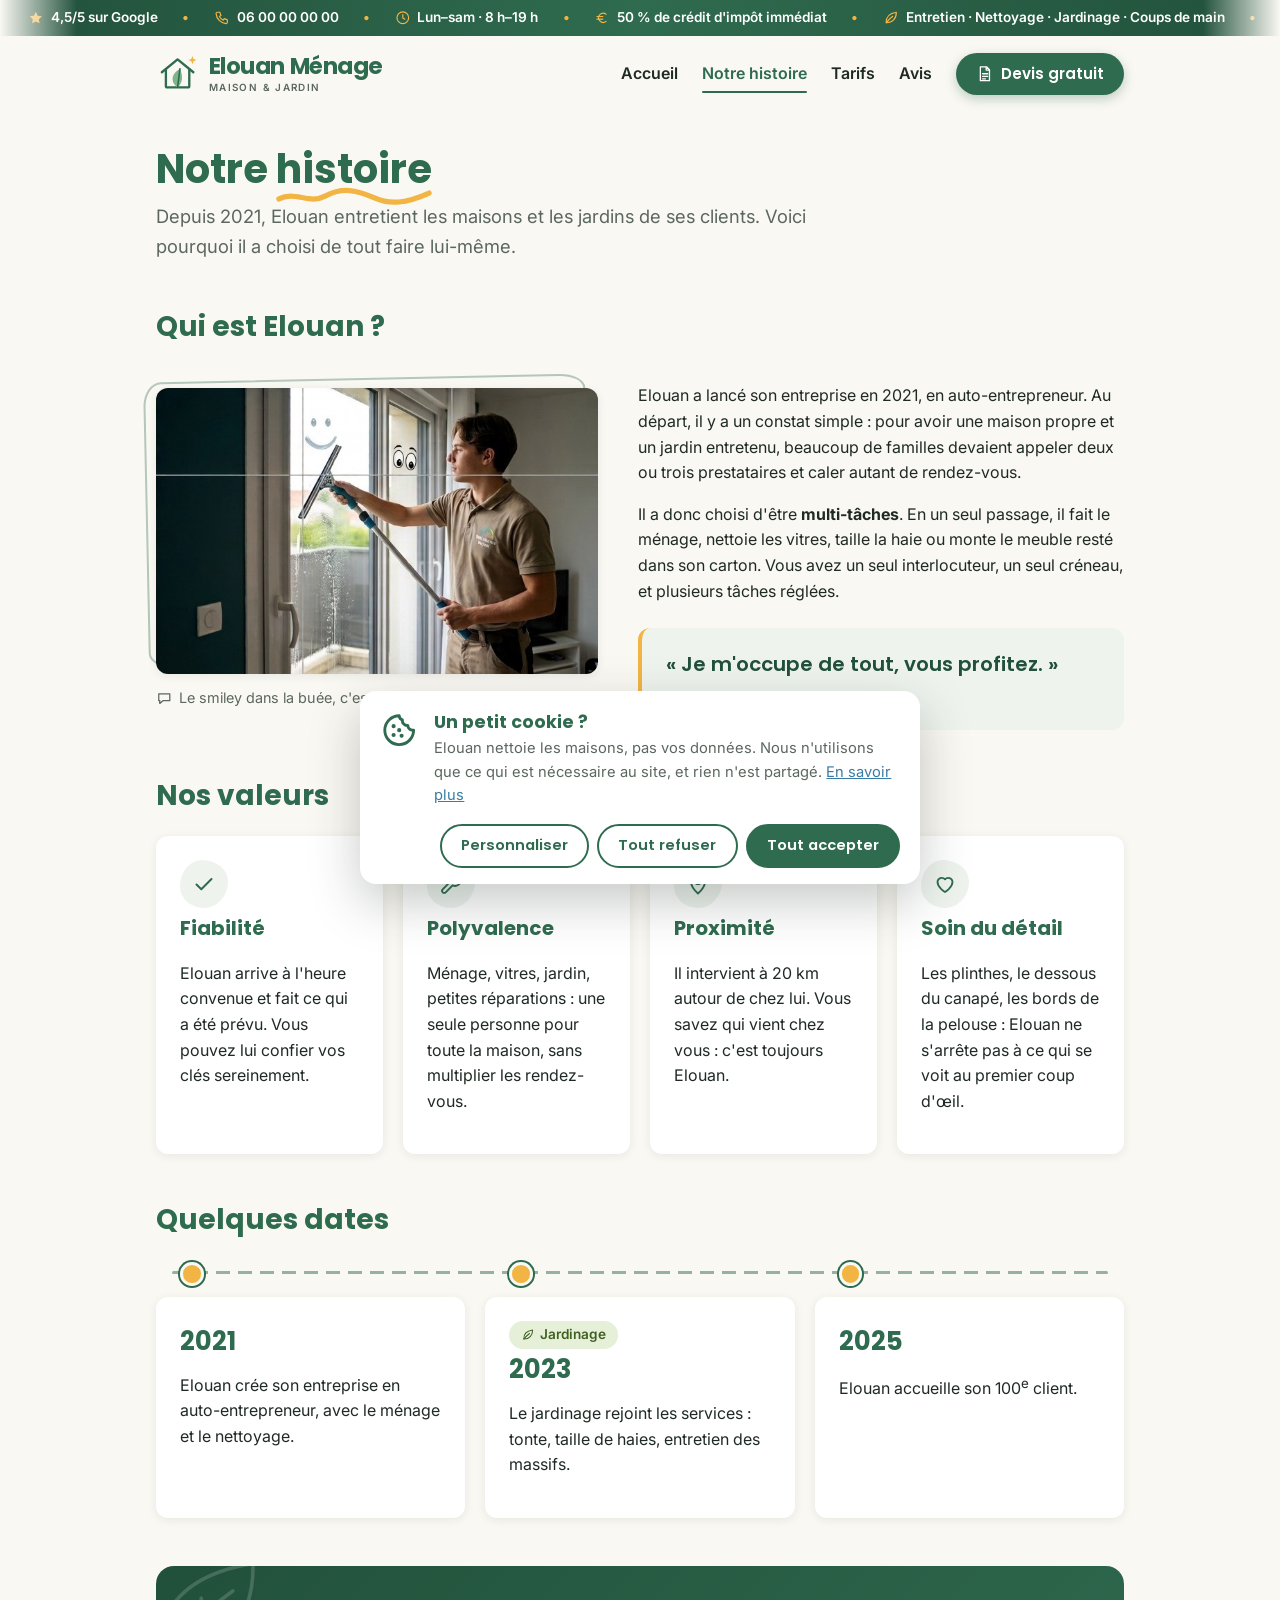
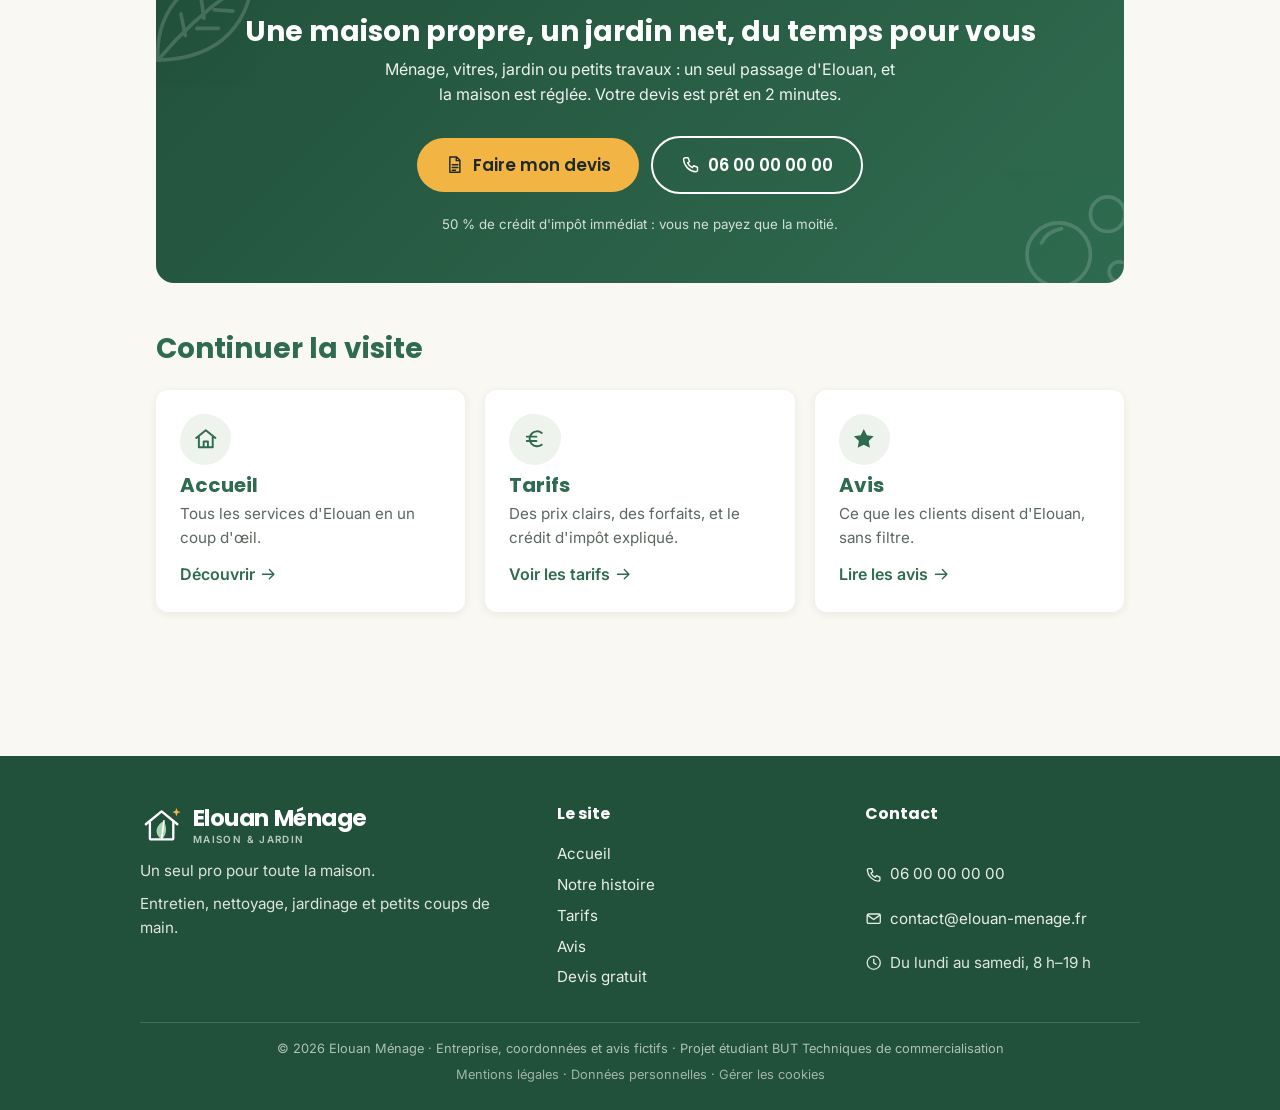
<file: notre-histoire.html>
<!doctype html>
<html lang="fr">
<head>
  <meta charset="utf-8">
  <meta name="viewport" content="width=device-width, initial-scale=1">
  <title>Notre histoire — Elouan Ménage</title>
  <meta name="description" content="Depuis 2021, Elouan entretient maisons et jardins. Découvrez pourquoi il a choisi d'être multi-tâches, ses valeurs et les dates clés d'Elouan Ménage.">
  <link rel="icon" href="images/favicon.svg" type="image/svg+xml">
  <link rel="stylesheet" href="style.css">
  <style>
    /* Styles propres à la page Notre histoire (Edgar) */
    .intro-histoire { max-width: 720px; }
    .intro-histoire h1 { margin: 0 0 .5rem; }
    .intro-histoire p { color: var(--texte-doux); font-size: 1.15rem; margin: 0; }

    .portrait { display: grid; grid-template-columns: 1fr 1.1fr; gap: 2.5rem; align-items: center; }
    .portrait figure { margin: 0; }
    .portrait img { display: block; box-shadow: var(--ombre); }
    .portrait figcaption { display: flex; align-items: center; gap: .4rem; margin-top: .75rem; font-size: .9rem; color: var(--texte-doux); }
    .citation {
      margin: 1.5rem 0 0; padding: 1.25rem 1.5rem; background: var(--surface); border-radius: var(--rayon);
      font-family: "Poppins", system-ui, sans-serif; font-size: 1.25rem; font-weight: 600; color: var(--vert-fonce);
      border-left: 4px solid var(--soleil);
    }
    .citation cite { display: block; margin-top: .4rem; font-family: "Inter", system-ui, sans-serif; font-size: .9rem; font-weight: 400; font-style: normal; color: var(--texte-doux); }
    .citation cite::before { content: "— "; }

    .picto-valeur {
      display: grid; place-items: center; width: 3rem; height: 3rem; color: var(--vert); background: var(--surface);
      border-radius: 46% 54% 50% 50% / 55% 45% 55% 45%;
    }
    .picto-valeur .ico { width: 1.5rem; height: 1.5rem; }

    /* Frise chronologique, tracé façon crayon */
    .frise { position: relative; display: grid; grid-template-columns: repeat(3, 1fr); gap: 1.25rem; padding-top: 2.25rem; }
    .frise::before {
      content: ""; position: absolute; left: 1rem; right: 1rem; top: .65rem; height: 3px;
      background: repeating-linear-gradient(90deg, var(--vert) 0 14px, transparent 14px 22px); opacity: .5; border-radius: 3px;
    }
    .frise .carte { position: relative; }
    .frise .carte::before {
      content: ""; position: absolute; top: -2.15rem; left: 1.5rem; width: 1.1rem; height: 1.1rem;
      border-radius: 50%; background: var(--soleil); border: 3px solid var(--fond); box-shadow: 0 0 0 2px var(--vert);
    }
    .frise h3 { font-size: 1.6rem; margin: .25rem 0; }
    .frise .badge { display: inline-flex; align-items: center; gap: .3rem; }
    .frise .badge .ico { width: 1em; height: 1em; }

    @media (max-width: 760px) {
      .portrait { grid-template-columns: 1fr; gap: 1.5rem; }
      .frise { grid-template-columns: 1fr; padding-top: 0; padding-left: 2.25rem; }
      .frise::before { left: .55rem; right: auto; top: .5rem; bottom: .5rem; width: 3px; height: auto;
        background: repeating-linear-gradient(180deg, var(--vert) 0 14px, transparent 14px 22px); }
      .frise .carte::before { top: 1.5rem; left: -2.15rem; }
    }
  </style>
</head>
<body>
  <header class="entete">
    <div class="banderole" aria-label="Informations pratiques">
      <div class="banderole-defile">
        <ul class="banderole-liste">
          <li><svg class="ico" aria-hidden="true"><use href="images/icones.svg#etoile"/></svg><span><span class="note-banderole">4,5</span>/5 sur Google</span></li>
          <li><svg class="ico" aria-hidden="true"><use href="images/icones.svg#tel"/></svg><span>06 00 00 00 00</span></li>
          <li><svg class="ico" aria-hidden="true"><use href="images/icones.svg#horloge"/></svg><span>Lun–sam · 8 h–19 h</span></li>
          <li><svg class="ico" aria-hidden="true"><use href="images/icones.svg#euro"/></svg><span>50 % de crédit d'impôt immédiat</span></li>
          <li><svg class="ico" aria-hidden="true"><use href="images/icones.svg#feuille"/></svg><span>Entretien · Nettoyage · Jardinage · Coups de main</span></li>
          <li><svg class="ico" aria-hidden="true"><use href="images/icones.svg#pin"/></svg><span>Nantes et 20 km autour</span></li>
          <li><svg class="ico" aria-hidden="true"><use href="images/icones.svg#eclair"/></svg><span>Devis gratuit en 2 minutes</span></li>
        </ul>
        <ul class="banderole-liste" aria-hidden="true">
          <li><svg class="ico" aria-hidden="true"><use href="images/icones.svg#etoile"/></svg><span><span class="note-banderole">4,5</span>/5 sur Google</span></li>
          <li><svg class="ico" aria-hidden="true"><use href="images/icones.svg#tel"/></svg><span>06 00 00 00 00</span></li>
          <li><svg class="ico" aria-hidden="true"><use href="images/icones.svg#horloge"/></svg><span>Lun–sam · 8 h–19 h</span></li>
          <li><svg class="ico" aria-hidden="true"><use href="images/icones.svg#euro"/></svg><span>50 % de crédit d'impôt immédiat</span></li>
          <li><svg class="ico" aria-hidden="true"><use href="images/icones.svg#feuille"/></svg><span>Entretien · Nettoyage · Jardinage · Coups de main</span></li>
          <li><svg class="ico" aria-hidden="true"><use href="images/icones.svg#pin"/></svg><span>Nantes et 20 km autour</span></li>
          <li><svg class="ico" aria-hidden="true"><use href="images/icones.svg#eclair"/></svg><span>Devis gratuit en 2 minutes</span></li>
        </ul>
      </div>
    </div>
    <nav aria-label="Navigation principale">
      <a class="logo" href="index.html" aria-label="Elouan Ménage, accueil"><svg class="logo-marque" aria-hidden="true"><use href="images/icones.svg#logo"/></svg><span class="logo-texte">Elouan Ménage<small>Maison &amp; jardin</small></span></a>
      <div class="liens-nav">
        <a href="index.html">Accueil</a>
        <a href="notre-histoire.html" aria-current="page">Notre histoire</a>
        <a href="tarifs.html">Tarifs</a>
        <a href="avis.html">Avis</a>
      </div>
      <a class="btn btn-nav" href="devis.html"><svg class="ico" aria-hidden="true"><use href="images/icones.svg#document"/></svg><span>Devis<span class="masque-etroit"> gratuit</span></span></a>
    </nav>
  </header>

  <main>
    <!-- Page gérée par Edgar sur la branche edgar/notre-histoire -->

    <section class="intro-histoire revele">
      <h1>Notre <span class="souligne">histoire</span></h1>
      <p>Depuis 2021, Elouan entretient les maisons et les jardins de ses clients. Voici pourquoi il a choisi de tout faire lui-même.</p>
    </section>

    <section class="section revele" aria-labelledby="titre-elouan">
      <h2 id="titre-elouan">Qui est Elouan ?</h2>
      <div class="portrait">
        <figure class="cadre-dessin">
          <img src="images/histoire-vitres-sourire.jpg" alt="Elouan lave une vitre à la raclette, un smiley dessiné dans la buée" width="638" height="414" loading="lazy">
          <figcaption><svg class="ico" aria-hidden="true"><use href="images/icones.svg#bulle"/></svg> Le smiley dans la buée, c'est sa signature.</figcaption>
        </figure>
        <div>
          <p>Elouan a lancé son entreprise en 2021, en auto-entrepreneur. Au départ, il y a un constat simple : pour avoir une maison propre et un jardin entretenu, beaucoup de familles devaient appeler deux ou trois prestataires et caler autant de rendez-vous.</p>
          <p>Il a donc choisi d'être <strong>multi-tâches</strong>. En un seul passage, il fait le ménage, nettoie les vitres, taille la haie ou monte le meuble resté dans son carton. Vous avez un seul interlocuteur, un seul créneau, et plusieurs tâches réglées.</p>
          <blockquote class="citation">« Je m'occupe de tout, vous profitez. »<cite>Elouan</cite></blockquote>
        </div>
      </div>
    </section>

    <section class="section revele" aria-labelledby="titre-valeurs">
      <h2 id="titre-valeurs">Nos valeurs</h2>
      <div class="grille">
        <article class="carte">
          <span class="picto-valeur"><svg class="ico" aria-hidden="true"><use href="images/icones.svg#check"/></svg></span>
          <h3>Fiabilité</h3>
          <p>Elouan arrive à l'heure convenue et fait ce qui a été prévu. Vous pouvez lui confier vos clés sereinement.</p>
        </article>
        <article class="carte">
          <span class="picto-valeur"><svg class="ico" aria-hidden="true"><use href="images/icones.svg#cle"/></svg></span>
          <h3>Polyvalence</h3>
          <p>Ménage, vitres, jardin, petites réparations : une seule personne pour toute la maison, sans multiplier les rendez-vous.</p>
        </article>
        <article class="carte">
          <span class="picto-valeur"><svg class="ico" aria-hidden="true"><use href="images/icones.svg#pin"/></svg></span>
          <h3>Proximité</h3>
          <p>Il intervient à 20 km autour de chez lui. Vous savez qui vient chez vous : c'est toujours Elouan.</p>
        </article>
        <article class="carte">
          <span class="picto-valeur"><svg class="ico" aria-hidden="true"><use href="images/icones.svg#coeur"/></svg></span>
          <h3>Soin du détail</h3>
          <p>Les plinthes, le dessous du canapé, les bords de la pelouse : Elouan ne s'arrête pas à ce qui se voit au premier coup d'œil.</p>
        </article>
      </div>
    </section>

    <section class="section revele" aria-labelledby="titre-dates">
      <h2 id="titre-dates">Quelques dates</h2>
      <div class="frise">
        <article class="carte">
          <h3>2021</h3>
          <p>Elouan crée son entreprise en auto-entrepreneur, avec le ménage et le nettoyage.</p>
        </article>
        <article class="carte">
          <span class="badge badge-jardinage"><svg class="ico" aria-hidden="true"><use href="images/icones.svg#feuille"/></svg> Jardinage</span>
          <h3>2023</h3>
          <p>Le jardinage rejoint les services : tonte, taille de haies, entretien des massifs.</p>
        </article>
        <article class="carte">
          <h3>2025</h3>
          <p>Elouan accueille son 100<sup>e</sup> client.</p>
        </article>
      </div>
    </section>

    <section class="section revele" aria-labelledby="titre-cta">
      <div class="cta-reserver">
        <h2 id="titre-cta">Une maison propre, un jardin net, du temps pour vous</h2>
        <p>Ménage, vitres, jardin ou petits travaux : un seul passage d'Elouan, et la maison est réglée. Votre devis est prêt en 2 minutes.</p>
        <a class="btn" href="devis.html"><svg class="ico" aria-hidden="true"><use href="images/icones.svg#document"/></svg>Faire mon devis</a>
        <a class="btn btn-secondaire" href="tel:+33600000000"><svg class="ico" aria-hidden="true"><use href="images/icones.svg#tel"/></svg>06 00 00 00 00</a>
        <small>50 % de crédit d'impôt immédiat : vous ne payez que la moitié.</small>
      </div>
    </section>

    <section class="section revele" aria-labelledby="titre-suite">
      <h2 id="titre-suite">Continuer la visite</h2>
      <div class="autres-pages">
        <a class="lien-page" href="index.html">
          <span class="picto"><svg class="ico" aria-hidden="true"><use href="images/icones.svg#maison"/></svg></span>
          <h3>Accueil</h3>
          <p>Tous les services d'Elouan en un coup d'œil.</p>
          <span class="fleche-lien">Découvrir <svg class="ico" aria-hidden="true"><use href="images/icones.svg#fleche"/></svg></span>
        </a>
        <a class="lien-page" href="tarifs.html">
          <span class="picto"><svg class="ico" aria-hidden="true"><use href="images/icones.svg#euro"/></svg></span>
          <h3>Tarifs</h3>
          <p>Des prix clairs, des forfaits, et le crédit d'impôt expliqué.</p>
          <span class="fleche-lien">Voir les tarifs <svg class="ico" aria-hidden="true"><use href="images/icones.svg#fleche"/></svg></span>
        </a>
        <a class="lien-page" href="avis.html">
          <span class="picto"><svg class="ico" aria-hidden="true"><use href="images/icones.svg#etoile"/></svg></span>
          <h3>Avis</h3>
          <p>Ce que les clients disent d'Elouan, sans filtre.</p>
          <span class="fleche-lien">Lire les avis <svg class="ico" aria-hidden="true"><use href="images/icones.svg#fleche"/></svg></span>
        </a>
      </div>
    </section>
  </main>

  <footer class="pied">
    <div class="pied-grille">
      <div class="pied-marque">
        <a class="logo logo-pied" href="index.html" aria-label="Elouan Ménage, accueil"><svg class="logo-marque" aria-hidden="true"><use href="images/icones.svg#logo"/></svg><span class="logo-texte">Elouan Ménage<small>Maison &amp; jardin</small></span></a>
        <p>Un seul pro pour toute la maison.</p>
        <p>Entretien, nettoyage, jardinage et petits coups de main.</p>
      </div>
      <div class="pied-liens">
        <h3>Le site</h3>
        <a href="index.html">Accueil</a>
        <a href="notre-histoire.html">Notre histoire</a>
        <a href="tarifs.html">Tarifs</a>
        <a href="avis.html">Avis</a>
        <a href="devis.html">Devis gratuit</a>
      </div>
      <div class="pied-liens">
        <h3>Contact</h3>
        <a href="tel:+33600000000"><svg class="ico" aria-hidden="true"><use href="images/icones.svg#tel"/></svg>06 00 00 00 00</a>
        <a href="mailto:contact@elouan-menage.fr"><svg class="ico" aria-hidden="true"><use href="images/icones.svg#mail"/></svg>contact@elouan-menage.fr</a>
        <p><svg class="ico" aria-hidden="true"><use href="images/icones.svg#horloge"/></svg>Du lundi au samedi, 8 h–19 h</p>
      </div>
    </div>
    <div class="pied-bas">
      <p>&copy; 2026 Elouan Ménage · Entreprise, coordonnées et avis fictifs · Projet étudiant BUT Techniques de commercialisation</p>
      <p class="pied-legal"><a href="mentions-legales.html">Mentions légales</a> · <a href="mentions-legales.html#donnees">Données personnelles</a> · <button type="button" class="lien-cookies" data-cookies>Gérer les cookies</button></p>
    </div>
  </footer>
  <script src="site.js" defer></script>
</body>
</html>
</file>
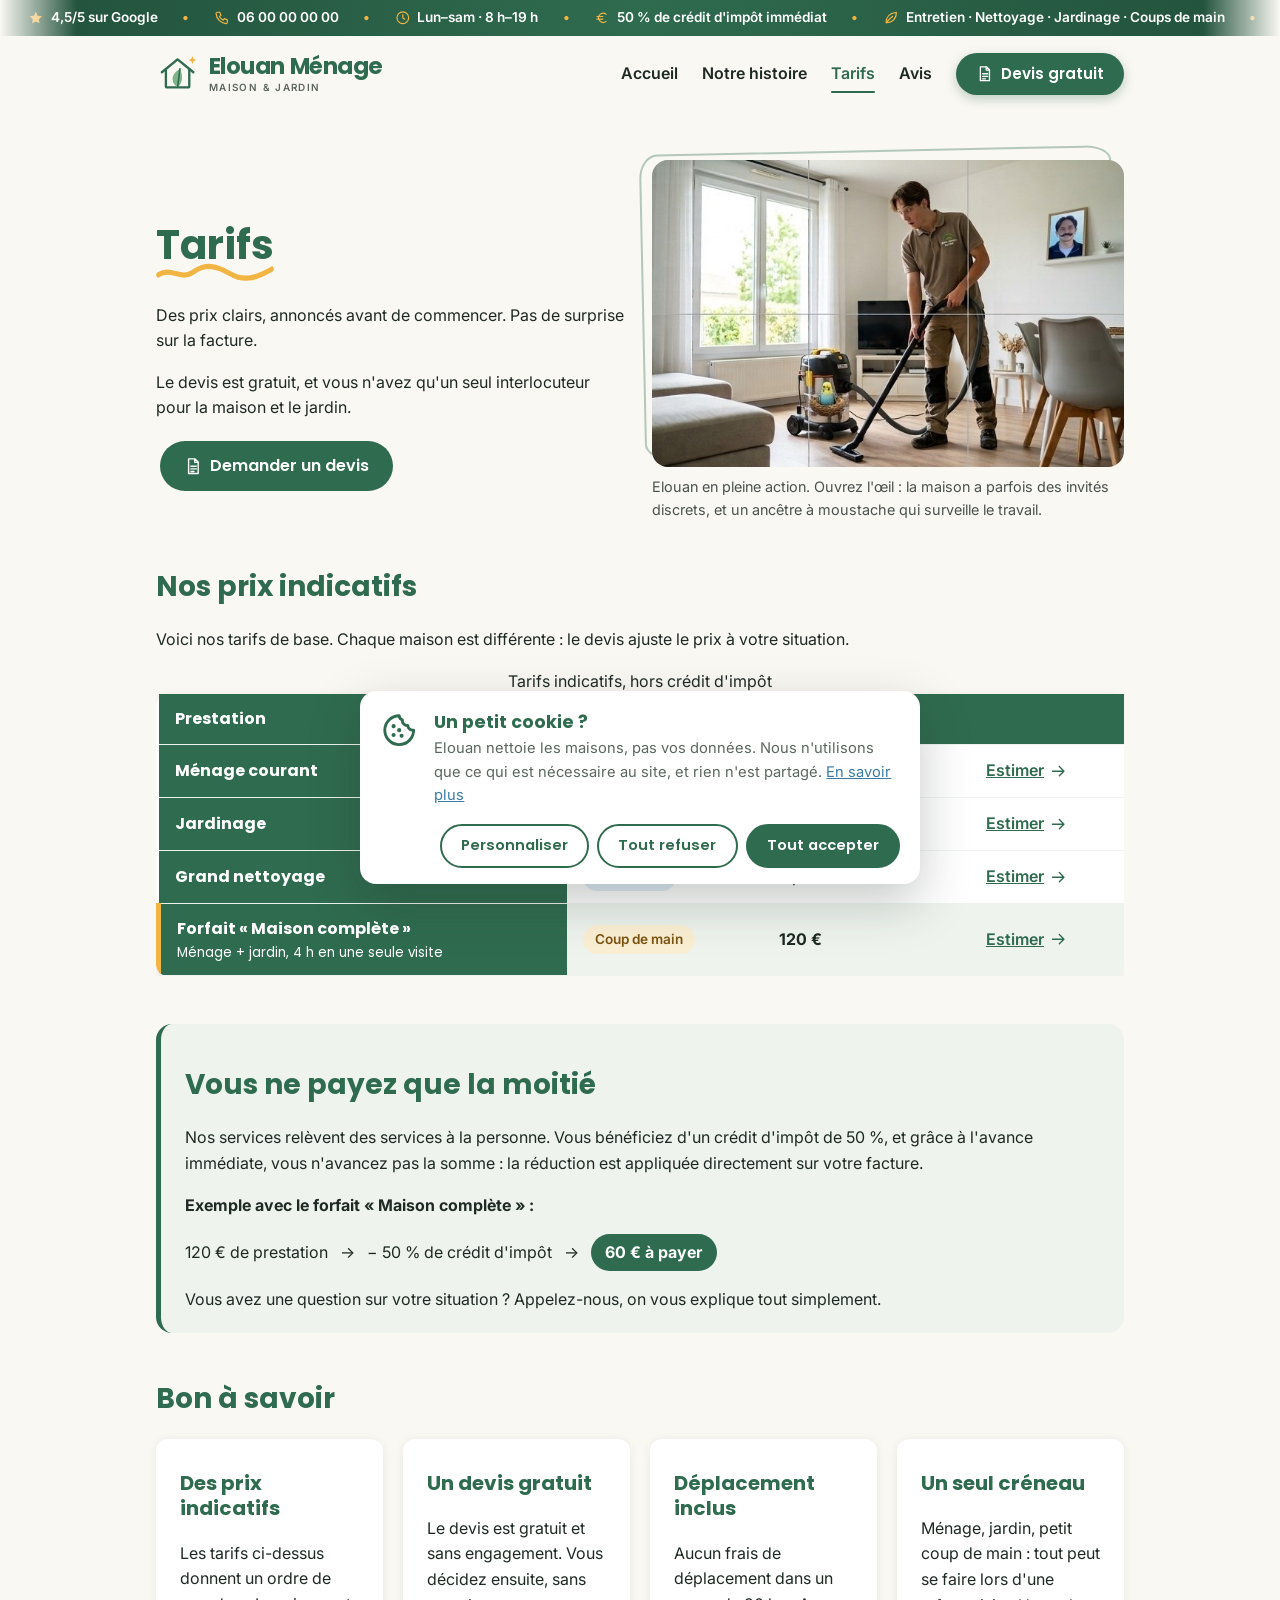
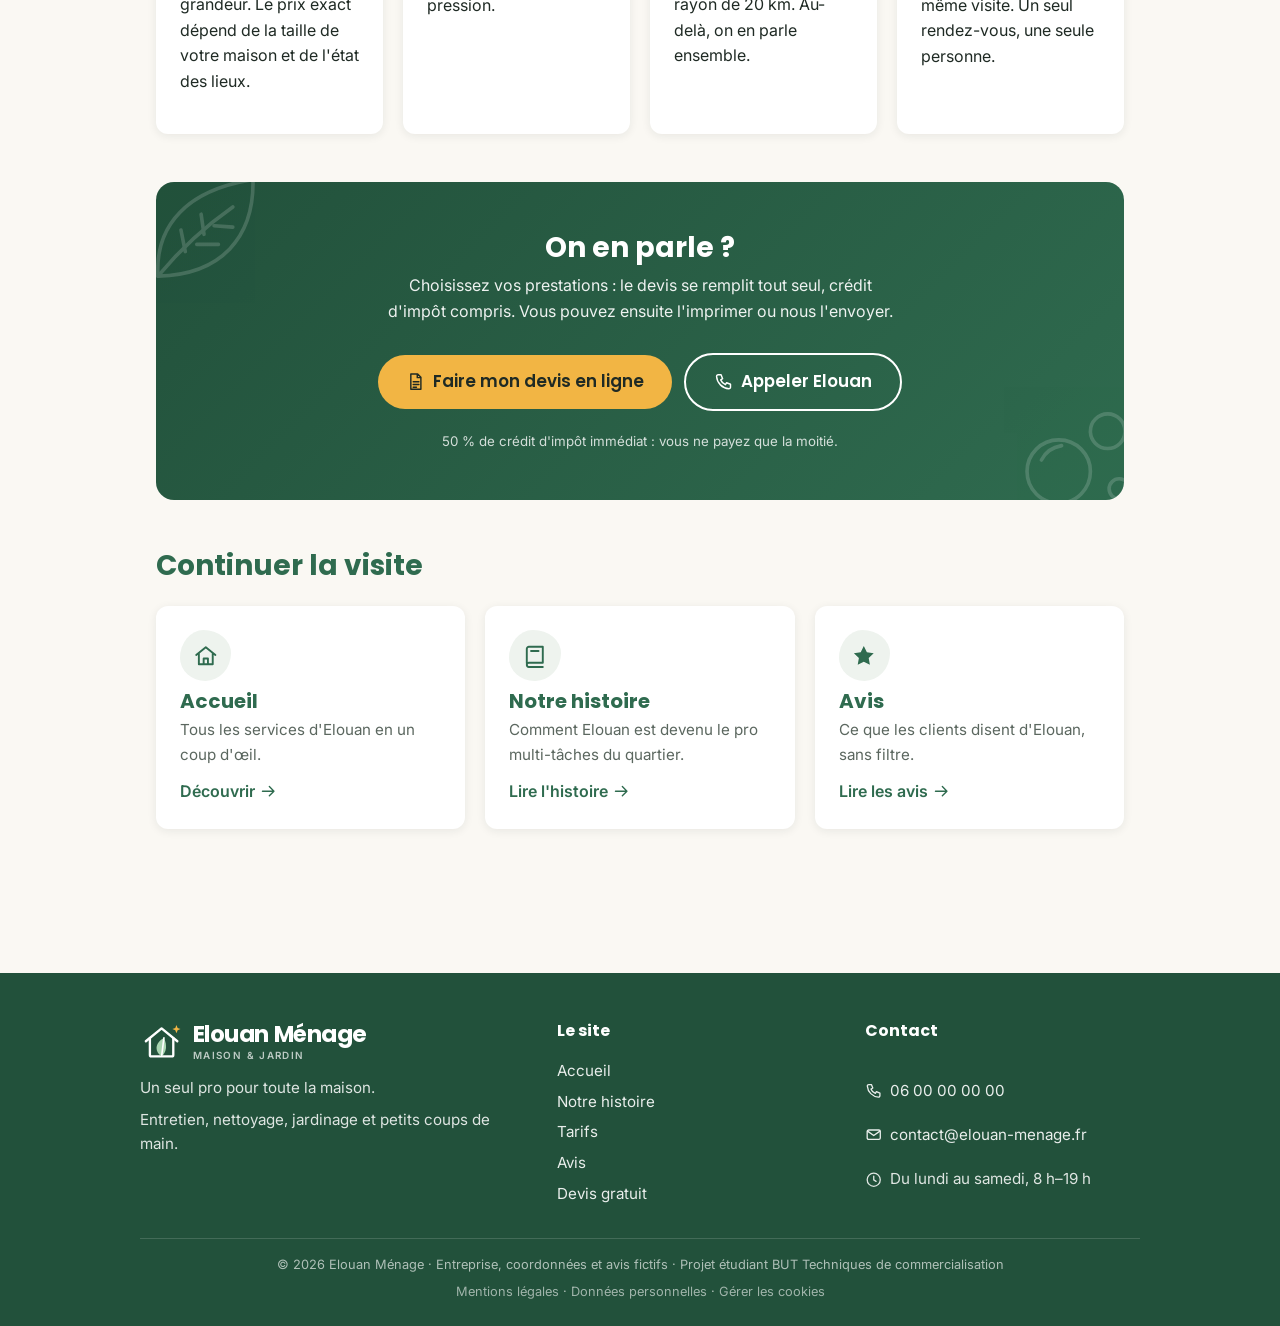
<file: tarifs.html>
<!DOCTYPE html>
<html lang="fr">
<head>
  <meta charset="UTF-8">
  <meta name="viewport" content="width=device-width, initial-scale=1">
  <title>Tarifs – Elouan Ménage</title>
  <meta name="description" content="Tarifs clairs d'Elouan Ménage : ménage, jardinage, grand nettoyage et forfait « Maison complète ». Devis gratuit, crédit d'impôt de 50 % avancé.">
  <link rel="icon" href="images/favicon.svg" type="image/svg+xml">
  <link rel="stylesheet" href="style.css">
  <style>
    /* Styles propres à la page Tarifs – uniquement des variables de style.css */
    .intro-tarifs {
      display: grid;
      gap: 1.5rem;
      align-items: center;
    }
    @media (min-width: 720px) {
      .intro-tarifs {
        grid-template-columns: 1fr 1fr;
      }
    }
    .intro-tarifs figure {
      margin: 0;
    }
    .intro-tarifs img {
      display: block;
      width: 100%;
      height: auto;
      border-radius: 1rem;
    }
    .intro-tarifs figcaption {
      font-size: 0.9em;
      opacity: 0.8;
      margin-top: 0.5rem;
    }
    .tableau-tarifs {
      position: relative;
      overflow-x: auto;
    }
    .tableau-tarifs table {
      width: 100%;
      min-width: 28rem;
    }
    .ligne-forfait {
      background: var(--surface);
      font-weight: bold;
      border-left: 0.35rem solid var(--soleil);
    }
    .ligne-forfait small {
      display: block;
      font-weight: normal;
    }
    .encadre-credit {
      background: var(--surface);
      border-left: 0.35rem solid var(--vert);
      border-radius: 1rem;
      padding: 1.25rem 1.5rem;
    }
    .encadre-credit p:last-child {
      margin-bottom: 0;
    }
    .calcul-credit {
      display: flex;
      flex-wrap: wrap;
      gap: 0.75rem;
      align-items: baseline;
      margin: 1rem 0;
    }
    .calcul-credit .prix-final {
      display: inline-block;
      background: var(--vert);
      color: #fff;
      padding: 0.35rem 0.9rem;
      border-radius: 999px;
      font-weight: bold;
    }
    .cta-tarifs {
      display: flex;
      flex-wrap: wrap;
      gap: 1rem;
      justify-content: center;
    }
    .lien-devis { display: inline-flex; align-items: center; gap: .3rem; font-weight: 600; white-space: nowrap; color: var(--vert); }
    .visually-hidden { position: absolute; width: 1px; height: 1px; overflow: hidden; clip: rect(0 0 0 0); }
    @media (max-width: 600px) {
      .tableau-tarifs { overflow: visible; }
      .tableau-tarifs table { min-width: 0; }
      .tableau-tarifs thead { position: absolute; width: 1px; height: 1px; overflow: hidden; clip: rect(0 0 0 0); }
      .tableau-tarifs tbody tr { display: grid; grid-template-columns: 1fr auto; align-items: center; gap: .4rem 1rem; padding: 1rem; border-bottom: 1px solid var(--surface); }
      .tableau-tarifs tbody th, .tableau-tarifs tbody td { padding: 0; border: 0; background: none; color: var(--texte); }
      .tableau-tarifs tbody th { grid-column: 1 / -1; font-family: "Poppins", system-ui, sans-serif; }
      .tableau-tarifs tbody td:nth-of-type(2) { text-align: right; font-weight: 700; font-size: 1.1rem; color: var(--vert); }
      .tableau-tarifs tbody td:nth-of-type(3) { grid-column: 1 / -1; }
      .tableau-tarifs .ligne-forfait { border-left-width: .35rem; }
    }
    .note-fictif {
      font-size: 0.85em;
      opacity: 0.8;
    }
  </style>
</head>
<body>

  <header class="entete">
    <div class="banderole" aria-label="Informations pratiques">
      <div class="banderole-defile">
        <ul class="banderole-liste">
          <li><svg class="ico" aria-hidden="true"><use href="images/icones.svg#etoile"/></svg><span><span class="note-banderole">4,5</span>/5 sur Google</span></li>
          <li><svg class="ico" aria-hidden="true"><use href="images/icones.svg#tel"/></svg><span>06 00 00 00 00</span></li>
          <li><svg class="ico" aria-hidden="true"><use href="images/icones.svg#horloge"/></svg><span>Lun–sam · 8 h–19 h</span></li>
          <li><svg class="ico" aria-hidden="true"><use href="images/icones.svg#euro"/></svg><span>50 % de crédit d'impôt immédiat</span></li>
          <li><svg class="ico" aria-hidden="true"><use href="images/icones.svg#feuille"/></svg><span>Entretien · Nettoyage · Jardinage · Coups de main</span></li>
          <li><svg class="ico" aria-hidden="true"><use href="images/icones.svg#pin"/></svg><span>Nantes et 20 km autour</span></li>
          <li><svg class="ico" aria-hidden="true"><use href="images/icones.svg#eclair"/></svg><span>Devis gratuit en 2 minutes</span></li>
        </ul>
        <ul class="banderole-liste" aria-hidden="true">
          <li><svg class="ico" aria-hidden="true"><use href="images/icones.svg#etoile"/></svg><span><span class="note-banderole">4,5</span>/5 sur Google</span></li>
          <li><svg class="ico" aria-hidden="true"><use href="images/icones.svg#tel"/></svg><span>06 00 00 00 00</span></li>
          <li><svg class="ico" aria-hidden="true"><use href="images/icones.svg#horloge"/></svg><span>Lun–sam · 8 h–19 h</span></li>
          <li><svg class="ico" aria-hidden="true"><use href="images/icones.svg#euro"/></svg><span>50 % de crédit d'impôt immédiat</span></li>
          <li><svg class="ico" aria-hidden="true"><use href="images/icones.svg#feuille"/></svg><span>Entretien · Nettoyage · Jardinage · Coups de main</span></li>
          <li><svg class="ico" aria-hidden="true"><use href="images/icones.svg#pin"/></svg><span>Nantes et 20 km autour</span></li>
          <li><svg class="ico" aria-hidden="true"><use href="images/icones.svg#eclair"/></svg><span>Devis gratuit en 2 minutes</span></li>
        </ul>
      </div>
    </div>
    <nav aria-label="Navigation principale">
      <a class="logo" href="index.html" aria-label="Elouan Ménage, accueil"><svg class="logo-marque" aria-hidden="true"><use href="images/icones.svg#logo"/></svg><span class="logo-texte">Elouan Ménage<small>Maison &amp; jardin</small></span></a>
      <div class="liens-nav">
        <a href="index.html">Accueil</a>
        <a href="notre-histoire.html">Notre histoire</a>
        <a href="tarifs.html" aria-current="page">Tarifs</a>
        <a href="avis.html">Avis</a>
      </div>
      <a class="btn btn-nav" href="devis.html"><svg class="ico" aria-hidden="true"><use href="images/icones.svg#document"/></svg><span>Devis<span class="masque-etroit"> gratuit</span></span></a>
    </nav>
  </header>

  <main>

    <!-- 1. Introduction -->
    <section class="section revele">
      <div class="intro-tarifs">
        <div>
          <h1><span class="souligne">Tarifs</span></h1>
          <p>Des prix clairs, annoncés avant de commencer. Pas de surprise sur la facture.</p>
          <p>Le devis est gratuit, et vous n'avez qu'un seul interlocuteur pour la maison et le jardin.</p>
          <a class="btn" href="devis.html"><svg class="ico" aria-hidden="true"><use href="images/icones.svg#document"/></svg>Demander un devis</a>
        </div>
        <figure class="cadre-dessin">
          <img src="images/tarifs-aspirateur-salon.jpg" alt="Elouan passe l'aspirateur dans un salon lumineux" width="800" height="600" loading="lazy">
          <figcaption>Elouan en pleine action. Ouvrez l'œil&nbsp;: la maison a parfois des invités discrets, et un ancêtre à moustache qui surveille le travail.</figcaption>
        </figure>
      </div>
    </section>

    <!-- 2. Tableau des prix -->
    <section class="section revele" aria-labelledby="titre-prix">
      <h2 id="titre-prix">Nos prix indicatifs</h2>
      <p>Voici nos tarifs de base. Chaque maison est différente&nbsp;: le devis ajuste le prix à votre situation.</p>
      <div class="tableau-tarifs">
        <table>
          <caption>Tarifs indicatifs, hors crédit d'impôt</caption>
          <thead>
            <tr>
              <th scope="col">Prestation</th>
              <th scope="col">Pôle</th>
              <th scope="col">Prix</th>
              <th scope="col"><span class="visually-hidden">Devis</span></th>
            </tr>
          </thead>
          <tbody>
            <tr>
              <th scope="row">Ménage courant</th>
              <td><span class="badge badge-entretien">Entretien</span></td>
              <td>30&nbsp;€ / h</td>
              <td><a class="lien-devis" href="devis.html?service=entretien&amp;heures=3">Estimer <svg class="ico" aria-hidden="true"><use href="images/icones.svg#fleche"/></svg></a></td>
            </tr>
            <tr>
              <th scope="row">Jardinage</th>
              <td><span class="badge badge-jardinage">Jardinage</span></td>
              <td>35&nbsp;€ / h</td>
              <td><a class="lien-devis" href="devis.html?service=jardinage&amp;heures=3">Estimer <svg class="ico" aria-hidden="true"><use href="images/icones.svg#fleche"/></svg></a></td>
            </tr>
            <tr>
              <th scope="row">Grand nettoyage</th>
              <td><span class="badge badge-nettoyage">Nettoyage</span></td>
              <td>à partir de 150&nbsp;€</td>
              <td><a class="lien-devis" href="devis.html?service=nettoyage">Estimer <svg class="ico" aria-hidden="true"><use href="images/icones.svg#fleche"/></svg></a></td>
            </tr>
            <tr class="ligne-forfait">
              <th scope="row">
                Forfait «&nbsp;Maison complète&nbsp;»
                <small>Ménage + jardin, 4&nbsp;h en une seule visite</small>
              </th>
              <td><span class="badge badge-coup-de-main">Coup de main</span></td>
              <td>120&nbsp;€</td>
              <td><a class="lien-devis" href="devis.html?formule=maison-complete">Estimer <svg class="ico" aria-hidden="true"><use href="images/icones.svg#fleche"/></svg></a></td>
            </tr>
          </tbody>
        </table>
      </div>
    </section>

    <!-- 3. Encadré crédit d'impôt -->
    <section class="section revele" aria-labelledby="titre-credit">
      <div class="encadre-credit">
        <h2 id="titre-credit">Vous ne payez que la moitié</h2>
        <p>Nos services relèvent des services à la personne. Vous bénéficiez d'un crédit d'impôt de 50&nbsp;%, et grâce à l'avance immédiate, vous n'avancez pas la somme&nbsp;: la réduction est appliquée directement sur votre facture.</p>
        <p><strong>Exemple avec le forfait «&nbsp;Maison complète&nbsp;»&nbsp;:</strong></p>
        <p class="calcul-credit">
          <span>120&nbsp;€ de prestation</span>
          <span>→</span>
          <span>− 50&nbsp;% de crédit d'impôt</span>
          <span>→</span>
          <span class="prix-final">60&nbsp;€ à payer</span>
        </p>
        <p>Vous avez une question sur votre situation&nbsp;? Appelez-nous, on vous explique tout simplement.</p>
      </div>
    </section>

    <!-- 4. Bon à savoir -->
    <section class="section revele" aria-labelledby="titre-savoir">
      <h2 id="titre-savoir">Bon à savoir</h2>
      <div class="grille">
        <article class="carte">
          <h3>Des prix indicatifs</h3>
          <p>Les tarifs ci-dessus donnent un ordre de grandeur. Le prix exact dépend de la taille de votre maison et de l'état des lieux.</p>
        </article>
        <article class="carte">
          <h3>Un devis gratuit</h3>
          <p>Le devis est gratuit et sans engagement. Vous décidez ensuite, sans pression.</p>
        </article>
        <article class="carte">
          <h3>Déplacement inclus</h3>
          <p>Aucun frais de déplacement dans un rayon de 20&nbsp;km. Au-delà, on en parle ensemble.</p>
        </article>
        <article class="carte">
          <h3>Un seul créneau</h3>
          <p>Ménage, jardin, petit coup de main&nbsp;: tout peut se faire lors d'une même visite. Un seul rendez-vous, une seule personne.</p>
        </article>
      </div>
    </section>

    <!-- 5. Appel à l'action -->
    <section class="section revele" id="devis" aria-labelledby="titre-cta">
      <div class="cta-reserver">
        <h2 id="titre-cta">On en parle&nbsp;?</h2>
        <p>Choisissez vos prestations : le devis se remplit tout seul, crédit d'impôt compris. Vous pouvez ensuite l'imprimer ou nous l'envoyer.</p>
        <a class="btn" href="devis.html"><svg class="ico" aria-hidden="true"><use href="images/icones.svg#document"/></svg>Faire mon devis en ligne</a>
        <a class="btn btn-secondaire" href="tel:+33600000000"><svg class="ico" aria-hidden="true"><use href="images/icones.svg#tel"/></svg>Appeler Elouan</a>
        <small>50 % de crédit d'impôt immédiat : vous ne payez que la moitié.</small>
      </div>
    </section>


    <section class="section revele" aria-labelledby="titre-suite">
      <h2 id="titre-suite">Continuer la visite</h2>
      <div class="autres-pages">
        <a class="lien-page" href="index.html">
          <span class="picto"><svg class="ico" aria-hidden="true"><use href="images/icones.svg#maison"/></svg></span>
          <h3>Accueil</h3>
          <p>Tous les services d'Elouan en un coup d'œil.</p>
          <span class="fleche-lien">Découvrir <svg class="ico" aria-hidden="true"><use href="images/icones.svg#fleche"/></svg></span>
        </a>
        <a class="lien-page" href="notre-histoire.html">
          <span class="picto"><svg class="ico" aria-hidden="true"><use href="images/icones.svg#livre"/></svg></span>
          <h3>Notre histoire</h3>
          <p>Comment Elouan est devenu le pro multi-tâches du quartier.</p>
          <span class="fleche-lien">Lire l'histoire <svg class="ico" aria-hidden="true"><use href="images/icones.svg#fleche"/></svg></span>
        </a>
        <a class="lien-page" href="avis.html">
          <span class="picto"><svg class="ico" aria-hidden="true"><use href="images/icones.svg#etoile"/></svg></span>
          <h3>Avis</h3>
          <p>Ce que les clients disent d'Elouan, sans filtre.</p>
          <span class="fleche-lien">Lire les avis <svg class="ico" aria-hidden="true"><use href="images/icones.svg#fleche"/></svg></span>
        </a>
      </div>
    </section>
  </main>

  <footer class="pied">
    <div class="pied-grille">
      <div class="pied-marque">
        <a class="logo logo-pied" href="index.html" aria-label="Elouan Ménage, accueil"><svg class="logo-marque" aria-hidden="true"><use href="images/icones.svg#logo"/></svg><span class="logo-texte">Elouan Ménage<small>Maison &amp; jardin</small></span></a>
        <p>Un seul pro pour toute la maison.</p>
        <p>Entretien, nettoyage, jardinage et petits coups de main.</p>
      </div>
      <div class="pied-liens">
        <h3>Le site</h3>
        <a href="index.html">Accueil</a>
        <a href="notre-histoire.html">Notre histoire</a>
        <a href="tarifs.html">Tarifs</a>
        <a href="avis.html">Avis</a>
        <a href="devis.html">Devis gratuit</a>
      </div>
      <div class="pied-liens">
        <h3>Contact</h3>
        <a href="tel:+33600000000"><svg class="ico" aria-hidden="true"><use href="images/icones.svg#tel"/></svg>06 00 00 00 00</a>
        <a href="mailto:contact@elouan-menage.fr"><svg class="ico" aria-hidden="true"><use href="images/icones.svg#mail"/></svg>contact@elouan-menage.fr</a>
        <p><svg class="ico" aria-hidden="true"><use href="images/icones.svg#horloge"/></svg>Du lundi au samedi, 8 h–19 h</p>
      </div>
    </div>
    <div class="pied-bas">
      <p>&copy; 2026 Elouan Ménage · Entreprise, coordonnées et avis fictifs · Projet étudiant BUT Techniques de commercialisation</p>
      <p class="pied-legal"><a href="mentions-legales.html">Mentions légales</a> · <a href="mentions-legales.html#donnees">Données personnelles</a> · <button type="button" class="lien-cookies" data-cookies>Gérer les cookies</button></p>
    </div>
  </footer>
  <script src="site.js" defer></script>

</body>
</html>
</file>
<file: style.css>
/* Charte graphique : voir CHARTE.md */
@import url("https://fonts.googleapis.com/css2?family=Inter:wght@400;600&family=Poppins:wght@600;700&display=swap");

:root {
  --vert: #2F6B4F;
  --vert-fonce: #22513B;
  --bleu: #3A7CA5;
  --soleil: #F2B544;
  --fond: #FAF8F3;
  --surface: #EEF3EE;
  --texte: #1F2A24;
  --texte-doux: #5B675F;
  --rayon: 12px;
  --ombre: 0 2px 10px rgba(31, 42, 36, 0.08);
}

* { box-sizing: border-box; }

body {
  margin: 0;
  font-family: "Inter", system-ui, -apple-system, "Segoe UI", sans-serif;
  background: var(--fond);
  color: var(--texte);
  line-height: 1.6;
}

h1, h2, h3 {
  font-family: "Poppins", system-ui, sans-serif;
  color: var(--vert);
  line-height: 1.25;
}
h1 { font-size: 2.5rem; }
h2 { font-size: 1.75rem; }
h3 { font-size: 1.25rem; }

a { color: var(--bleu); }

img { max-width: 100%; height: auto; border-radius: var(--rayon); }

/* En-tête et menu */
header {
  background: var(--surface);
  border-bottom: 1px solid #dbe4dc;
}

nav {
  max-width: 1000px;
  margin: 0 auto;
  padding: 1rem;
  display: flex;
  flex-wrap: wrap;
  gap: 1rem;
  align-items: center;
}

/* Logo : marque dessinée + nom */
.logo {
  display: inline-flex;
  align-items: center;
  gap: .6rem;
  text-decoration: none;
  color: var(--vert);
}
nav .logo { margin-right: auto; }
.logo-marque { width: 2.7rem; height: 2.7rem; flex: 0 0 auto; transition: transform .4s cubic-bezier(.2,.8,.2,1); }
.logo:hover .logo-marque { transform: rotate(-8deg) scale(1.06); }
.logo-texte {
  font-family: "Poppins", system-ui, sans-serif;
  font-weight: 700;
  font-size: 1.45rem;
  line-height: 1;
  letter-spacing: -.02em;
}
.logo-texte small {
  display: block;
  font-family: "Inter", system-ui, sans-serif;
  font-size: .62rem;
  font-weight: 600;
  letter-spacing: .14em;
  text-transform: uppercase;
  color: var(--texte-doux);
  margin-top: .3rem;
}

nav a { color: var(--texte); text-decoration: none; font-weight: 600; }
nav a:hover, nav a[aria-current="page"] { color: var(--vert); }

main {
  max-width: 1000px;
  margin: 0 auto;
  padding: 2rem 1rem;
}

.section { margin: 3rem 0; }

/* Bandeau d'accroche */
.hero {
  background: var(--surface);
  border-radius: var(--rayon);
  padding: 3rem 2rem;
  text-align: center;
}
.hero p { font-size: 1.15rem; color: var(--texte-doux); }

/* Boutons */
/* Icônes dessinées (images/icones.svg) */
.ico {
  width: 1.15em;
  height: 1.15em;
  flex: 0 0 auto;
  vertical-align: -.2em;
}

.btn {
  display: inline-flex;
  align-items: center;
  justify-content: center;
  gap: .5rem;
  font-family: "Poppins", system-ui, sans-serif;
  font-weight: 600;
  background: var(--vert);
  color: #fff;
  padding: 0.75rem 1.5rem;
  border-radius: 999px;
  text-decoration: none;
  margin: 0.25rem;
}
.btn:hover { background: var(--vert-fonce); }

.btn-secondaire {
  background: transparent;
  color: var(--vert);
  border: 2px solid var(--vert);
}
.btn-secondaire:hover { background: var(--vert); color: #fff; }

/* Cartes */
.grille {
  display: grid;
  grid-template-columns: repeat(auto-fit, minmax(220px, 1fr));
  gap: 1.25rem;
}

.carte {
  background: #fff;
  border-radius: var(--rayon);
  box-shadow: var(--ombre);
  padding: 1.5rem;
}
.carte h3 { margin-top: 0.5rem; }

/* Badges des 4 pôles */
.badge {
  display: inline-block;
  font-size: 0.85rem;
  font-weight: 600;
  padding: 0.2rem 0.75rem;
  border-radius: 999px;
}
.badge-entretien { background: #E3EFE7; color: var(--vert-fonce); }
.badge-nettoyage { background: #E1EDF5; color: #2B5E7E; }
.badge-jardinage { background: #E6F0D9; color: #3F6020; }
.badge-coup-de-main { background: #FBEFD3; color: #7A5410; }

/* Avis */
.etoiles { color: var(--soleil); font-size: 1.2rem; margin: 0; letter-spacing: 2px; }
.avis blockquote { margin: 0.75rem 0; font-style: italic; }
.avis .auteur { color: var(--texte-doux); font-size: 0.9rem; margin: 0; }

/* Tableaux (tarifs) */
table { width: 100%; border-collapse: collapse; background: #fff; border-radius: var(--rayon); overflow: hidden; box-shadow: var(--ombre); }
th, td { padding: 0.75rem 1rem; text-align: left; border-bottom: 1px solid var(--surface); }
th { background: var(--vert); color: #fff; font-family: "Poppins", system-ui, sans-serif; }

/* Pied de page commun */
.pied {
  background: var(--vert-fonce);
  color: #fff;
  margin-top: 4rem;
  padding: 3rem 1rem 1.5rem;
  font-size: 0.95rem;
}
.pied-grille {
  max-width: 1000px;
  margin: 0 auto;
  display: grid;
  grid-template-columns: 1.4fr 1fr 1fr;
  gap: 2rem;
}
.pied a { color: #fff; text-decoration: none; opacity: .9; }
.pied a:hover { opacity: 1; text-decoration: underline; }
.pied h3 { color: #fff; font-size: 1rem; margin: 0 0 .75rem; }
.pied p { margin: 0 0 .5rem; opacity: .85; }
.pied-liens { display: grid; gap: .4rem; }
.pied .logo-pied { --logo-trait: #fff; --logo-feuille: #A8D5B0; color: #fff; opacity: 1; margin-bottom: .75rem; }
.pied .logo-pied:hover { text-decoration: none; }
.pied .logo-texte small { color: rgba(255, 255, 255, .7); }
.pied-liens a, .pied-liens p { display: inline-flex; align-items: center; gap: .5rem; }
.pied-legal { margin-top: .4rem !important; }
.lien-cookies { background: none; border: 0; padding: 0; font: inherit; color: #fff; cursor: pointer; opacity: .9; }
.lien-cookies:hover { text-decoration: underline; opacity: 1; }
.pied-bas p { margin: 0; }
.pied-bas {
  max-width: 1000px;
  margin: 2rem auto 0;
  padding-top: 1rem;
  border-top: 1px solid rgba(255, 255, 255, .2);
  font-size: .8rem;
  opacity: .75;
  text-align: center;
}

/* En-tête commun : collant, avec banderole et bouton Réserver */
.entete {
  position: sticky; top: 0; z-index: 20;
  background: var(--fond);
  border-bottom: 1px solid transparent;
  transition: box-shadow .3s, border-color .3s;
}
main section { scroll-margin-top: 110px; }
main > .section:first-child { margin-top: 1rem; }
.entete.defile { box-shadow: 0 4px 18px rgba(31, 42, 36, 0.10); border-color: #dbe4dc; }
.entete nav { transition: padding .3s; }
.entete.defile nav { padding-top: .55rem; padding-bottom: .55rem; }
.liens-nav { display: flex; gap: 1.5rem; }
.liens-nav a { position: relative; padding: .25rem 0; }
.liens-nav a::after {
  content: ""; position: absolute; left: 0; right: 0; bottom: -2px; height: 2px;
  background: var(--vert); border-radius: 2px;
  transform: scaleX(0); transform-origin: left; transition: transform .3s cubic-bezier(.2,.8,.2,1);
}
.liens-nav a:hover::after, .liens-nav a[aria-current="page"]::after { transform: scaleX(1); }
nav .btn-nav { margin: 0 0 0 .5rem; padding: .55rem 1.25rem; color: #fff; font-size: .95rem; box-shadow: 0 4px 12px rgba(47, 107, 79, .3); }
nav .btn-nav:hover { color: #fff; }

/* Banderole verte qui défile */
.banderole {
  background: linear-gradient(90deg, var(--vert-fonce), var(--vert) 50%, var(--vert-fonce));
  color: #fff; overflow: hidden; font-size: .85rem; font-weight: 600;
  mask-image: linear-gradient(90deg, transparent, #000 6%, #000 94%, transparent);
}
.banderole-defile { display: flex; width: max-content; animation: defile 38s linear infinite; }
.banderole:hover .banderole-defile { animation-play-state: paused; }
.banderole-liste { display: flex; margin: 0; padding: .45rem 0; list-style: none; }
.banderole-liste li { padding: 0 1.75rem; white-space: nowrap; position: relative; display: inline-flex; align-items: center; gap: .45rem; }
.banderole-liste .ico { color: var(--soleil); }
.banderole-liste li::after { content: "•"; position: absolute; right: -.2rem; color: var(--soleil); }
@keyframes defile { to { transform: translateX(-50%); } }

/* Liens vers les autres pages */
.autres-pages { display: grid; grid-template-columns: repeat(3, 1fr); gap: 1.25rem; }
.lien-page {
  position: relative; display: block; overflow: hidden;
  background: #fff; border-radius: var(--rayon); box-shadow: var(--ombre);
  padding: 1.5rem; text-decoration: none; color: var(--texte);
  transition: transform .3s cubic-bezier(.2,.8,.2,1), box-shadow .3s;
}
.lien-page:hover { transform: translateY(-5px); box-shadow: 0 12px 28px rgba(31, 42, 36, .15); }
.lien-page .picto {
  display: grid; place-items: center; width: 3.2rem; height: 3.2rem;
  border-radius: 46% 54% 50% 50% / 55% 45% 55% 45%;
  background: var(--surface); color: var(--vert); transition: transform .3s;
}
.lien-page .picto .ico { width: 1.6rem; height: 1.6rem; }
.lien-page .fleche-lien { display: inline-flex; align-items: center; gap: .35rem; }
.lien-page:hover .picto { transform: scale(1.15) rotate(-6deg); }
.lien-page h3 { margin: .5rem 0 .25rem; }
.lien-page p { margin: 0; color: var(--texte-doux); font-size: .95rem; }
.lien-page .fleche-lien { display: inline-block; margin-top: .75rem; font-weight: 600; color: var(--vert); transition: transform .3s; }
.lien-page:hover .fleche-lien { transform: translateX(6px); }

/* Rappel de réservation */
.cta-reserver {
  position: relative; overflow: hidden; text-align: center;
  background: linear-gradient(135deg, var(--vert-fonce), var(--vert));
  color: #fff; border-radius: calc(var(--rayon) * 1.5); padding: 3rem 1.5rem;
}
.cta-reserver::before, .cta-reserver::after {
  content: ""; position: absolute; width: 9rem; height: 9rem; opacity: .16; pointer-events: none;
  background: url("data:image/svg+xml,%3Csvg xmlns='http://www.w3.org/2000/svg' viewBox='0 0 100 100'%3E%3Cg fill='none' stroke='white' stroke-width='2.5' stroke-linecap='round' stroke-linejoin='round'%3E%3Cpath d='M18 82C16 46 39 22 84 15c1 40-22 66-66 67z'/%3E%3Cpath d='M18 82c15-18 32-34 52-48'/%3E%3Cpath d='M37 65l-3-15M50 53l-2-14M45 60h15M57 47l13 1'/%3E%3C/g%3E%3C/svg%3E") center / contain no-repeat;
  animation: flotte 6s ease-in-out infinite;
}
.cta-reserver::before { left: -1.5rem; top: -1.5rem; }
.cta-reserver::after { background-image: url("data:image/svg+xml,%3Csvg xmlns='http://www.w3.org/2000/svg' viewBox='0 0 100 100'%3E%3Cg fill='none' stroke='white' stroke-width='2.5' stroke-linecap='round'%3E%3Ccircle cx='38' cy='58' r='22'/%3E%3Ccircle cx='72' cy='30' r='12'/%3E%3Ccircle cx='80' cy='70' r='7'/%3E%3Cpath d='M26 50c3-6 8-9 14-10'/%3E%3C/g%3E%3C/svg%3E"); right: -1.5rem; bottom: -2rem; animation-delay: -3s; }
@keyframes flotte { 50% { transform: translateY(12px) rotate(8deg); } }
.cta-reserver h2 { color: #fff; margin: 0 0 .5rem; }
.cta-reserver p { margin: 0 auto 1.5rem; max-width: 520px; opacity: .92; }
.cta-reserver .btn { background: var(--soleil); color: var(--texte); font-size: 1.05rem; padding: .85rem 1.75rem; animation: pulse 2.4s ease-in-out infinite; }
.cta-reserver .btn:hover { background: #ffc85e; }
.cta-reserver .btn-secondaire { background: transparent; color: #fff; border-color: #fff; animation: none; }
.cta-reserver .btn-secondaire:hover { background: #fff; color: var(--vert-fonce); }
@keyframes pulse { 0%, 100% { box-shadow: 0 0 0 0 rgba(242, 181, 68, .55); } 50% { box-shadow: 0 0 0 12px rgba(242, 181, 68, 0); } }
.cta-reserver small { display: block; margin-top: 1rem; opacity: .8; }
.intro-avis {
  display: grid;
  grid-template-columns: 1.1fr 1fr;
  gap: 2rem;
  align-items: center;
}
.intro-avis h1 { margin: 0 0 0.5rem; }
.intro-avis p { color: var(--texte-doux); font-size: 1.1rem; }
.intro-avis figure { margin: 0; position: relative; }
.intro-avis img { box-shadow: var(--ombre); display: block; }
.intro-avis figcaption {
  position: absolute; left: 1rem; bottom: 1rem;
  background: rgba(255, 255, 255, 0.92);
  padding: 0.35rem 0.8rem; border-radius: 999px;
  font-size: 0.85rem; font-weight: 600; color: var(--vert-fonce);
}

/* Apparition au défilement (activée par site.js) */
/* Masqué seulement si site.js a démarré (classe .anim sur <html>) : sans JavaScript, tout reste visible */
.anim .revele { opacity: 0; transform: translateY(24px); transition: opacity .7s, transform .7s cubic-bezier(.2,.8,.2,1); }
.anim .revele.vu { opacity: 1; transform: none; }

@media (max-width: 900px) {
  .autres-pages { grid-template-columns: 1fr; }
  /* Tablette et téléphone : le menu passe sur sa propre ligne sous le logo */
  .entete nav { gap: .5rem 1rem; }
  .liens-nav { order: 3; width: 100%; gap: 1.1rem; overflow-x: auto; scrollbar-width: none; }
  .liens-nav::-webkit-scrollbar { display: none; }
  .liens-nav a { white-space: nowrap; }
}
@media (max-width: 640px) {
  main section { scroll-margin-top: 150px; }
  nav .btn-nav { padding: .45rem 1rem; font-size: .9rem; }
  .cta-reserver { padding: 2.25rem 1.25rem; }
  .pied-grille { grid-template-columns: 1fr 1fr; }
  .pied-marque { grid-column: 1 / -1; }
}
@media (prefers-reduced-motion: reduce) {
  .banderole-defile, .cta-reserver .btn, .cta-reserver::before, .cta-reserver::after { animation: none; }
  .anim .revele { opacity: 1; transform: none; transition: none; }
}

/* Touches dessinées à la main */
.souligne {
  background: url("data:image/svg+xml,%3Csvg xmlns='http://www.w3.org/2000/svg' viewBox='0 0 120 12' preserveAspectRatio='none'%3E%3Cpath d='M2 8C15 2 25 12 38 6s24-4 37 1 25 4 43-3' fill='none' stroke='%23F2B544' stroke-width='3.5' stroke-linecap='round'/%3E%3C/svg%3E") left 100% / 100% .45em no-repeat;
  padding-bottom: .2em;
}
.cadre-dessin {
  /* Le cadre crayonné et la photo partagent la même case : la légende reste en dessous, hors du cadre */
  display: grid;
  position: relative;
  isolation: isolate;
}
.cadre-dessin > img { grid-area: 1 / 1; }
.cadre-dessin > figcaption { grid-row: 2; }
.cadre-dessin::before {
  content: ""; grid-area: 1 / 1; position: relative; z-index: -1;
  border: 2px solid var(--vert); opacity: .35;
  border-radius: 18px 26px 14px 30px / 24px 14px 28px 16px;
  transform: translate(-10px, -10px) rotate(-1.2deg);
  pointer-events: none;
}

/* Bandeau cookies (géré par site.js) */
.cookies {
  position: fixed; left: 1rem; right: 1rem; bottom: 1rem; z-index: 50;
  max-width: 560px; margin: 0 auto;
  background: #fff; color: var(--texte);
  border-radius: 16px; box-shadow: 0 18px 50px rgba(31, 42, 36, .25);
  padding: 1.25rem 1.25rem 1rem;
  display: grid; grid-template-columns: auto 1fr; gap: .25rem 1rem;
  transform: translateY(130%); transition: transform .5s cubic-bezier(.2,.8,.2,1);
}
.cookies.visible { transform: none; }
.cookies > .ico { width: 2.4rem; height: 2.4rem; color: var(--vert); grid-row: span 2; }
.cookies h2 { font-size: 1.1rem; margin: 0; }
.cookies p { margin: 0; font-size: .92rem; color: var(--texte-doux); }
.cookies-actions { grid-column: 1 / -1; display: flex; flex-wrap: wrap; gap: .5rem; justify-content: flex-end; margin-top: .75rem; }
.cookies-actions .btn { margin: 0; padding: .6rem 1.2rem; font-size: .92rem; border: 2px solid var(--vert); cursor: pointer; }
.cookies-actions .btn-secondaire { background: #fff; }
.cookies-choix { grid-column: 1 / -1; display: grid; gap: .5rem; margin-top: .75rem; }
.cookies-choix[hidden] { display: none; }
.cookies-choix label { display: flex; justify-content: space-between; align-items: center; gap: 1rem; background: var(--surface); padding: .6rem .8rem; border-radius: 10px; font-size: .9rem; }
.cookies-choix input { width: 1.1rem; height: 1.1rem; accent-color: var(--vert); }

@media (max-width: 640px) {
  .logo-marque { width: 2.2rem; height: 2.2rem; }
  .logo-texte { font-size: 1.15rem; }
  .entete .logo { gap: .45rem; }
  .logo-texte small { font-size: .55rem; }
  .cookies { left: .5rem; right: .5rem; bottom: .5rem; }
  .cookies-actions .btn { flex: 1 1 auto; }
}
@media (max-width: 380px) {
  nav .btn-nav .ico, .masque-etroit { display: none; }
  .entete .logo-texte { font-size: 1.05rem; }
  .entete .logo-texte small { display: none; }
  .entete .logo-marque { width: 2rem; height: 2rem; }
}
@media (prefers-reduced-motion: reduce) {
  .cookies { transition: none; }
}
</file>
